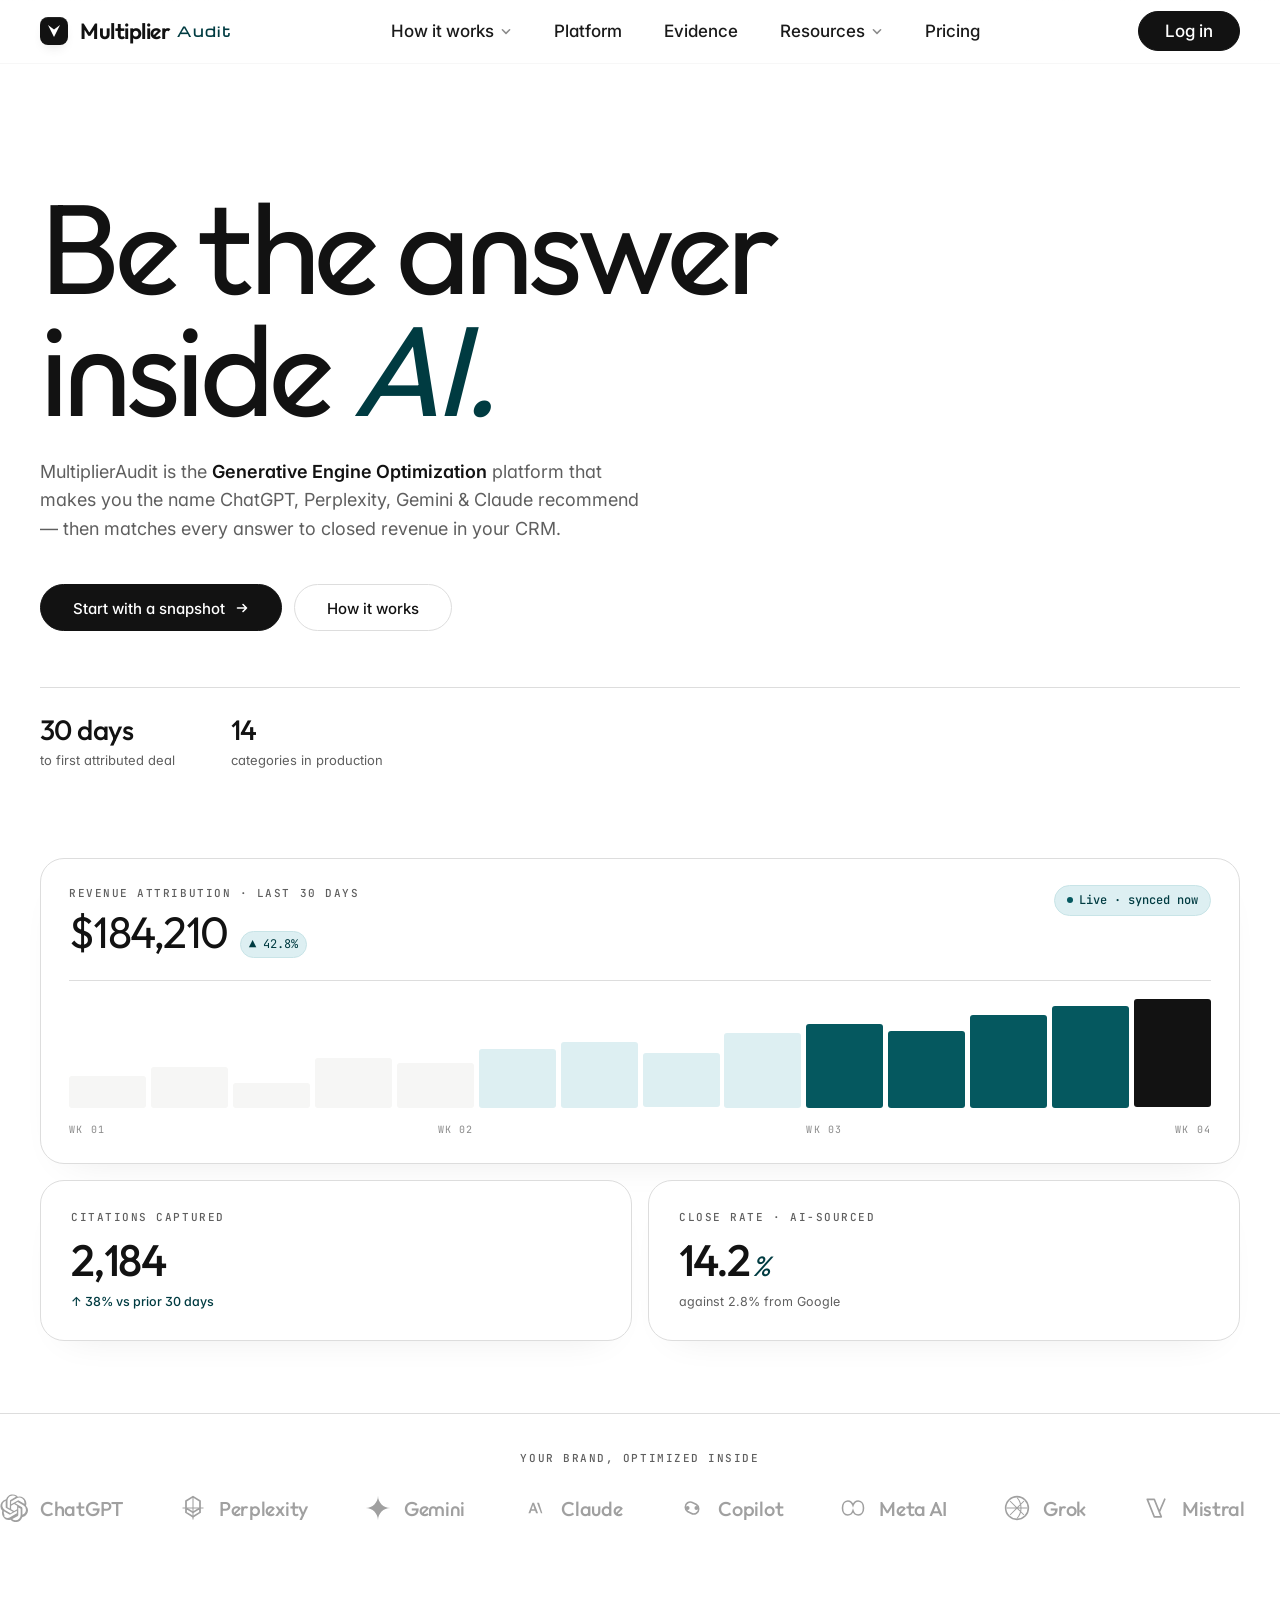
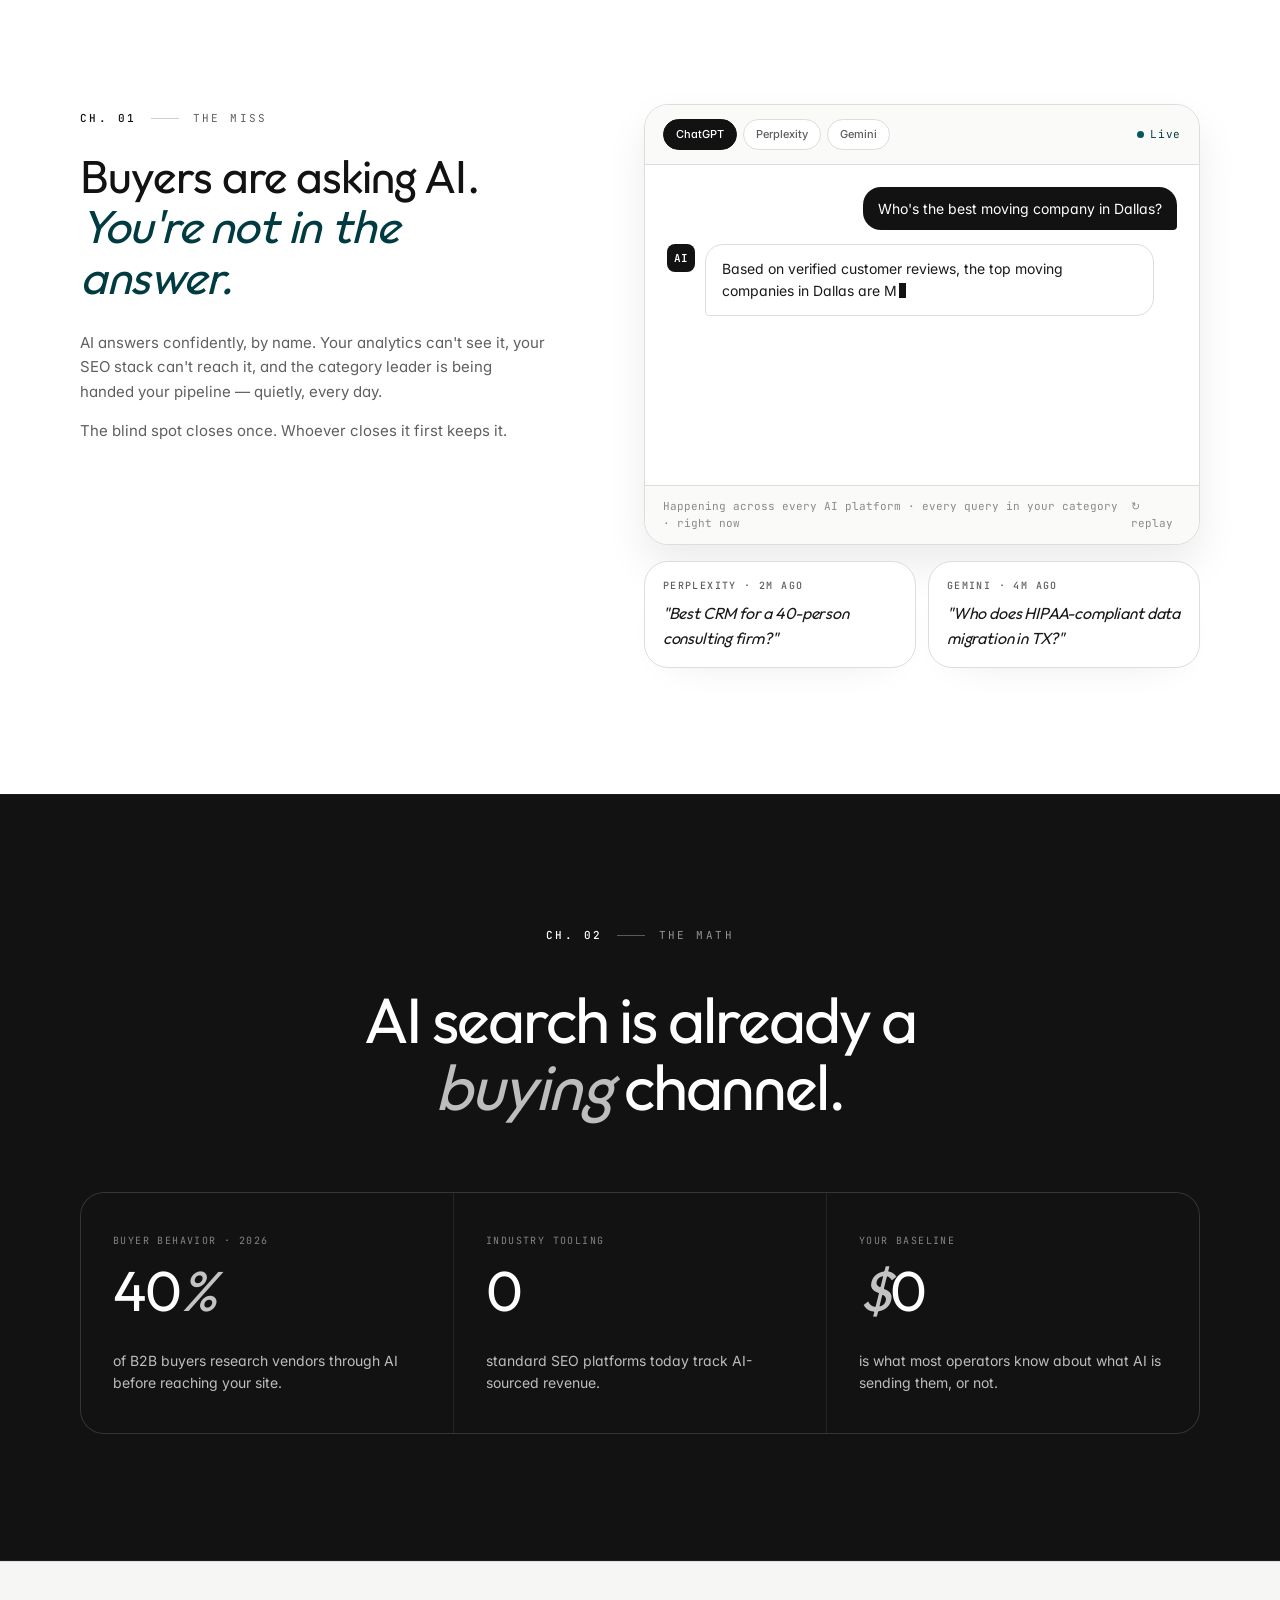
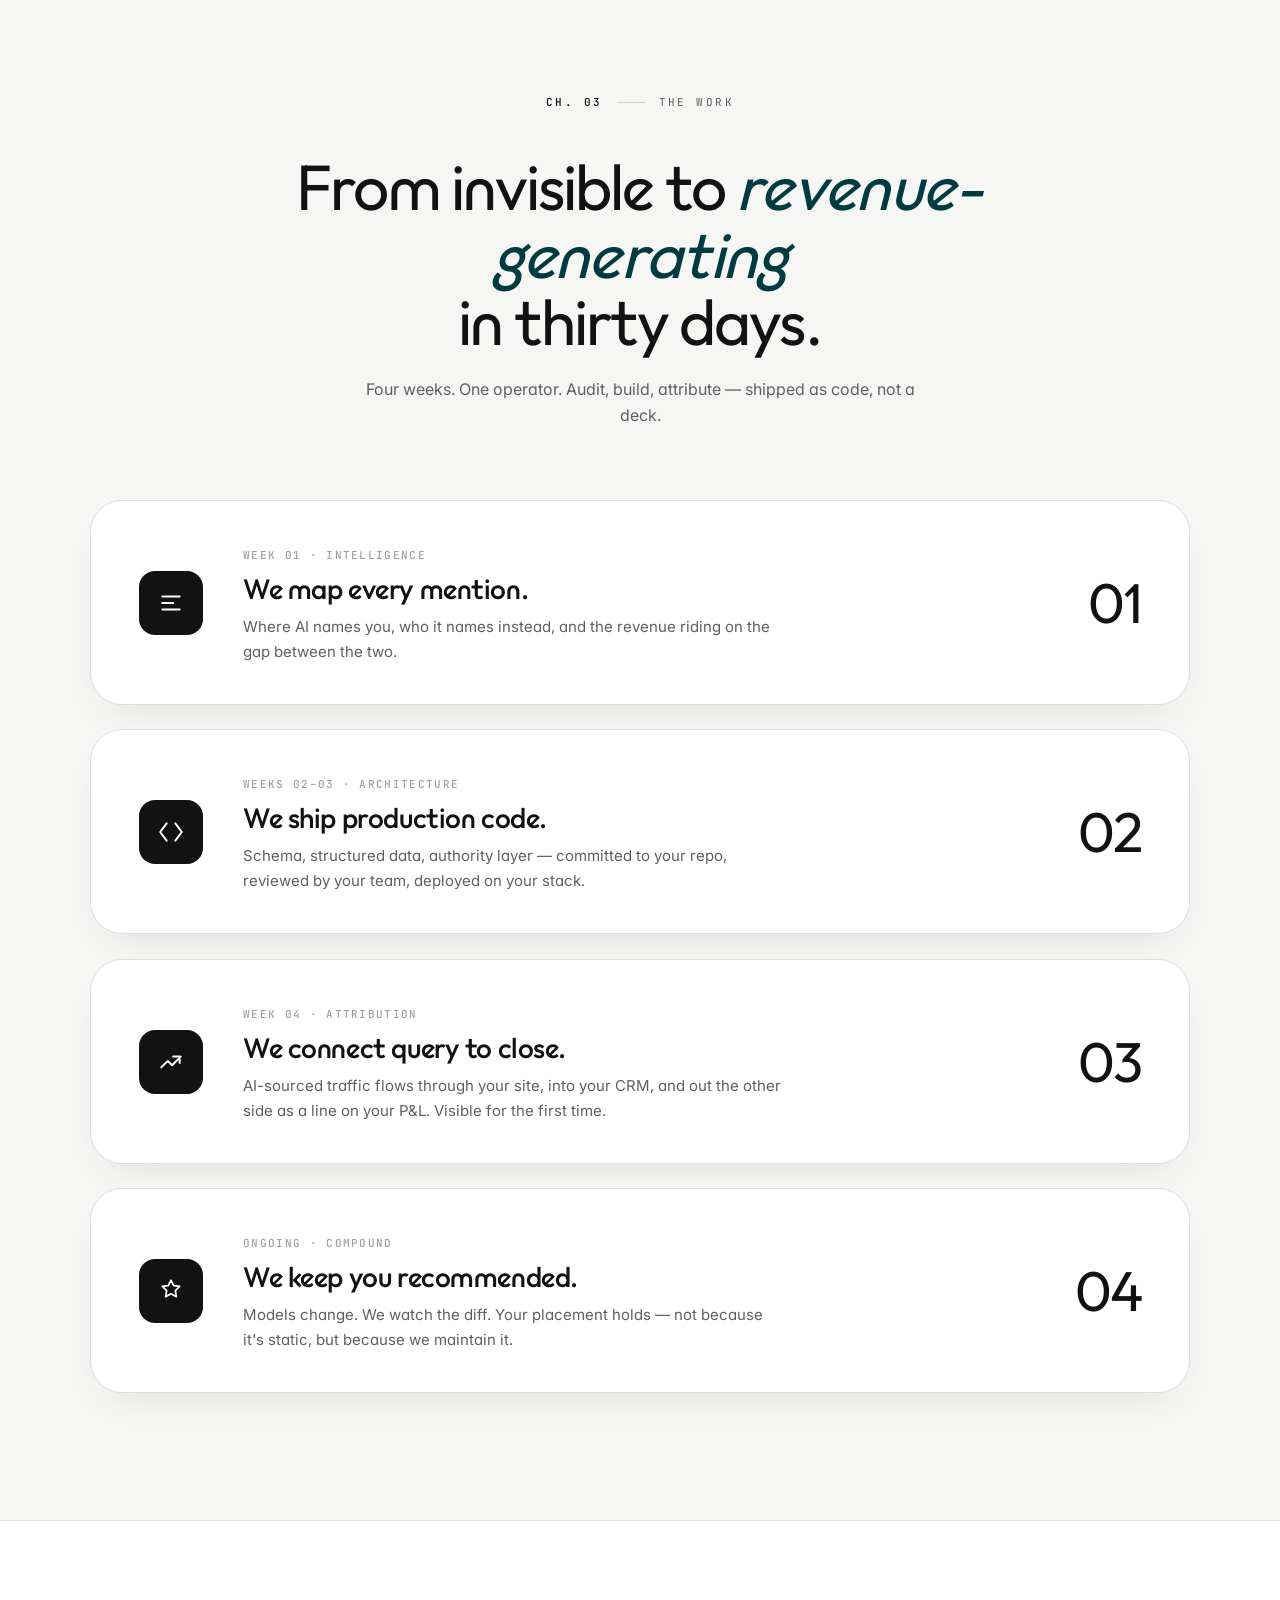
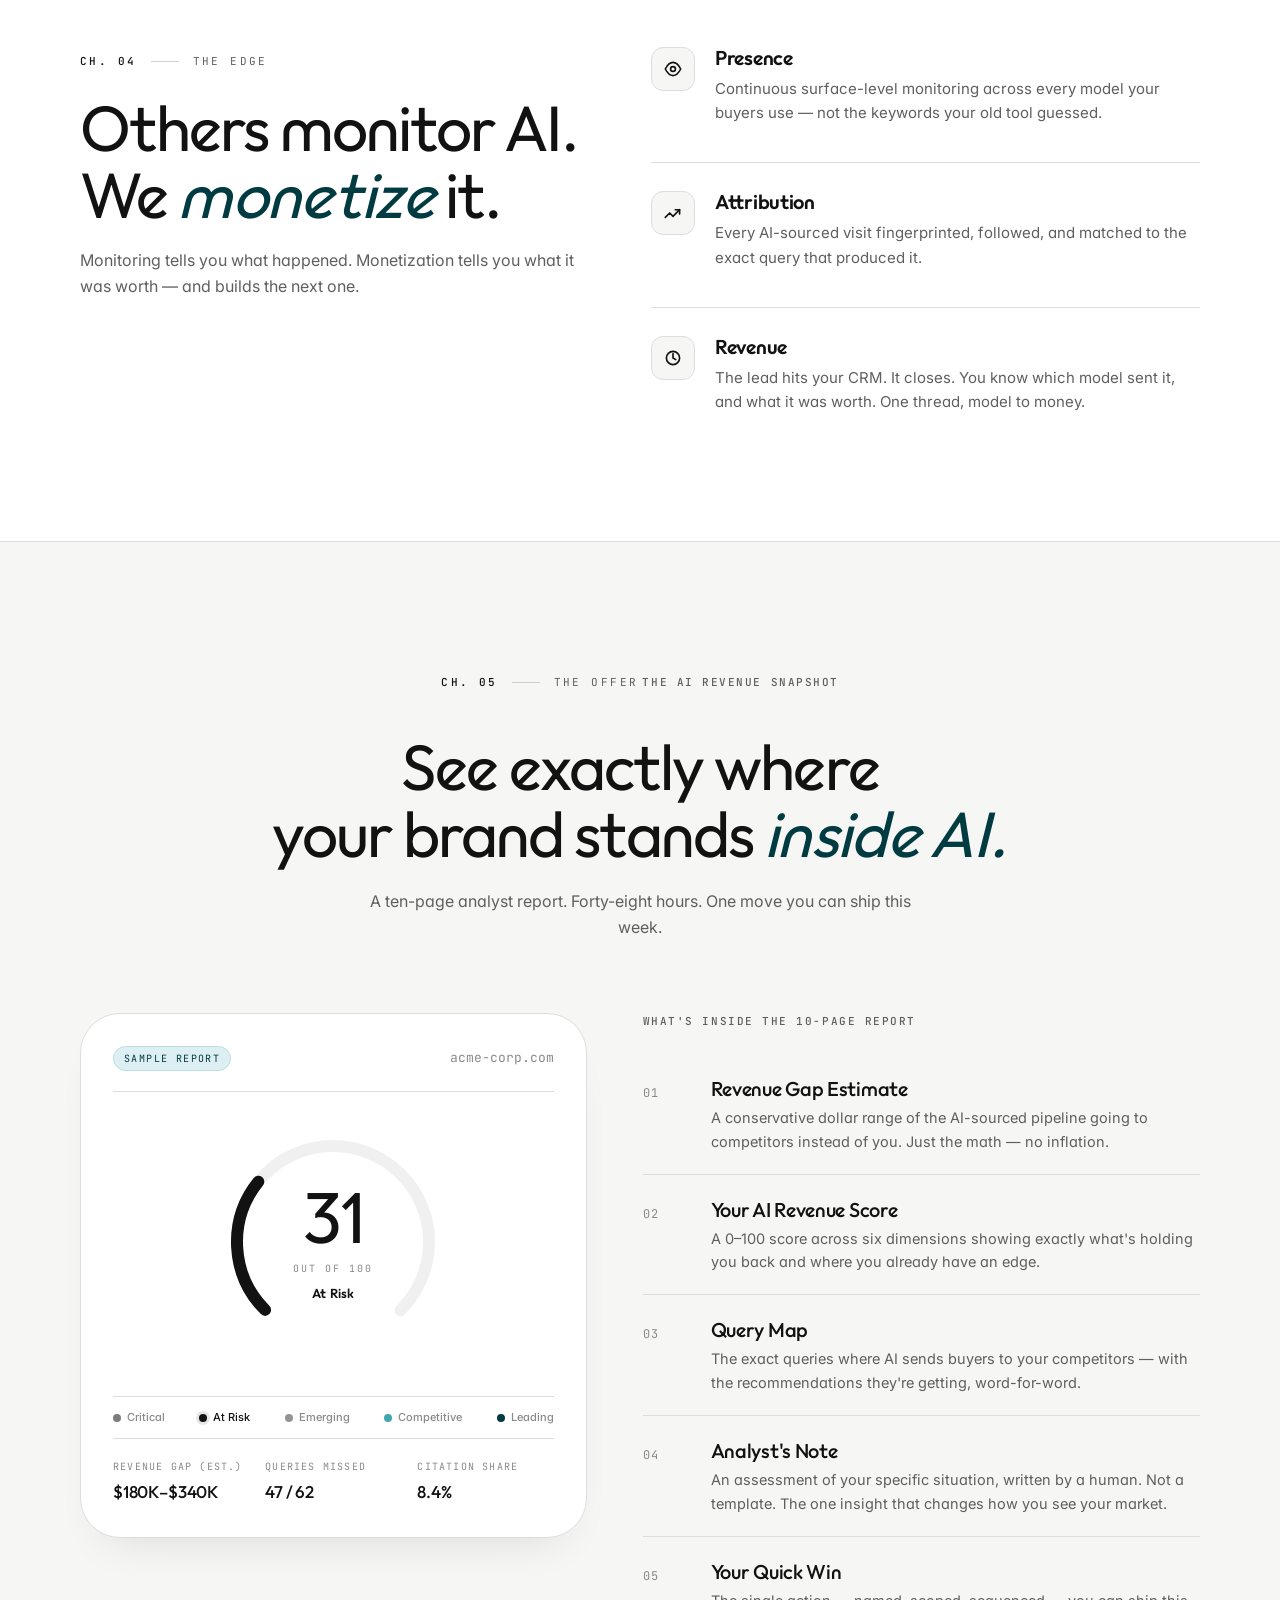
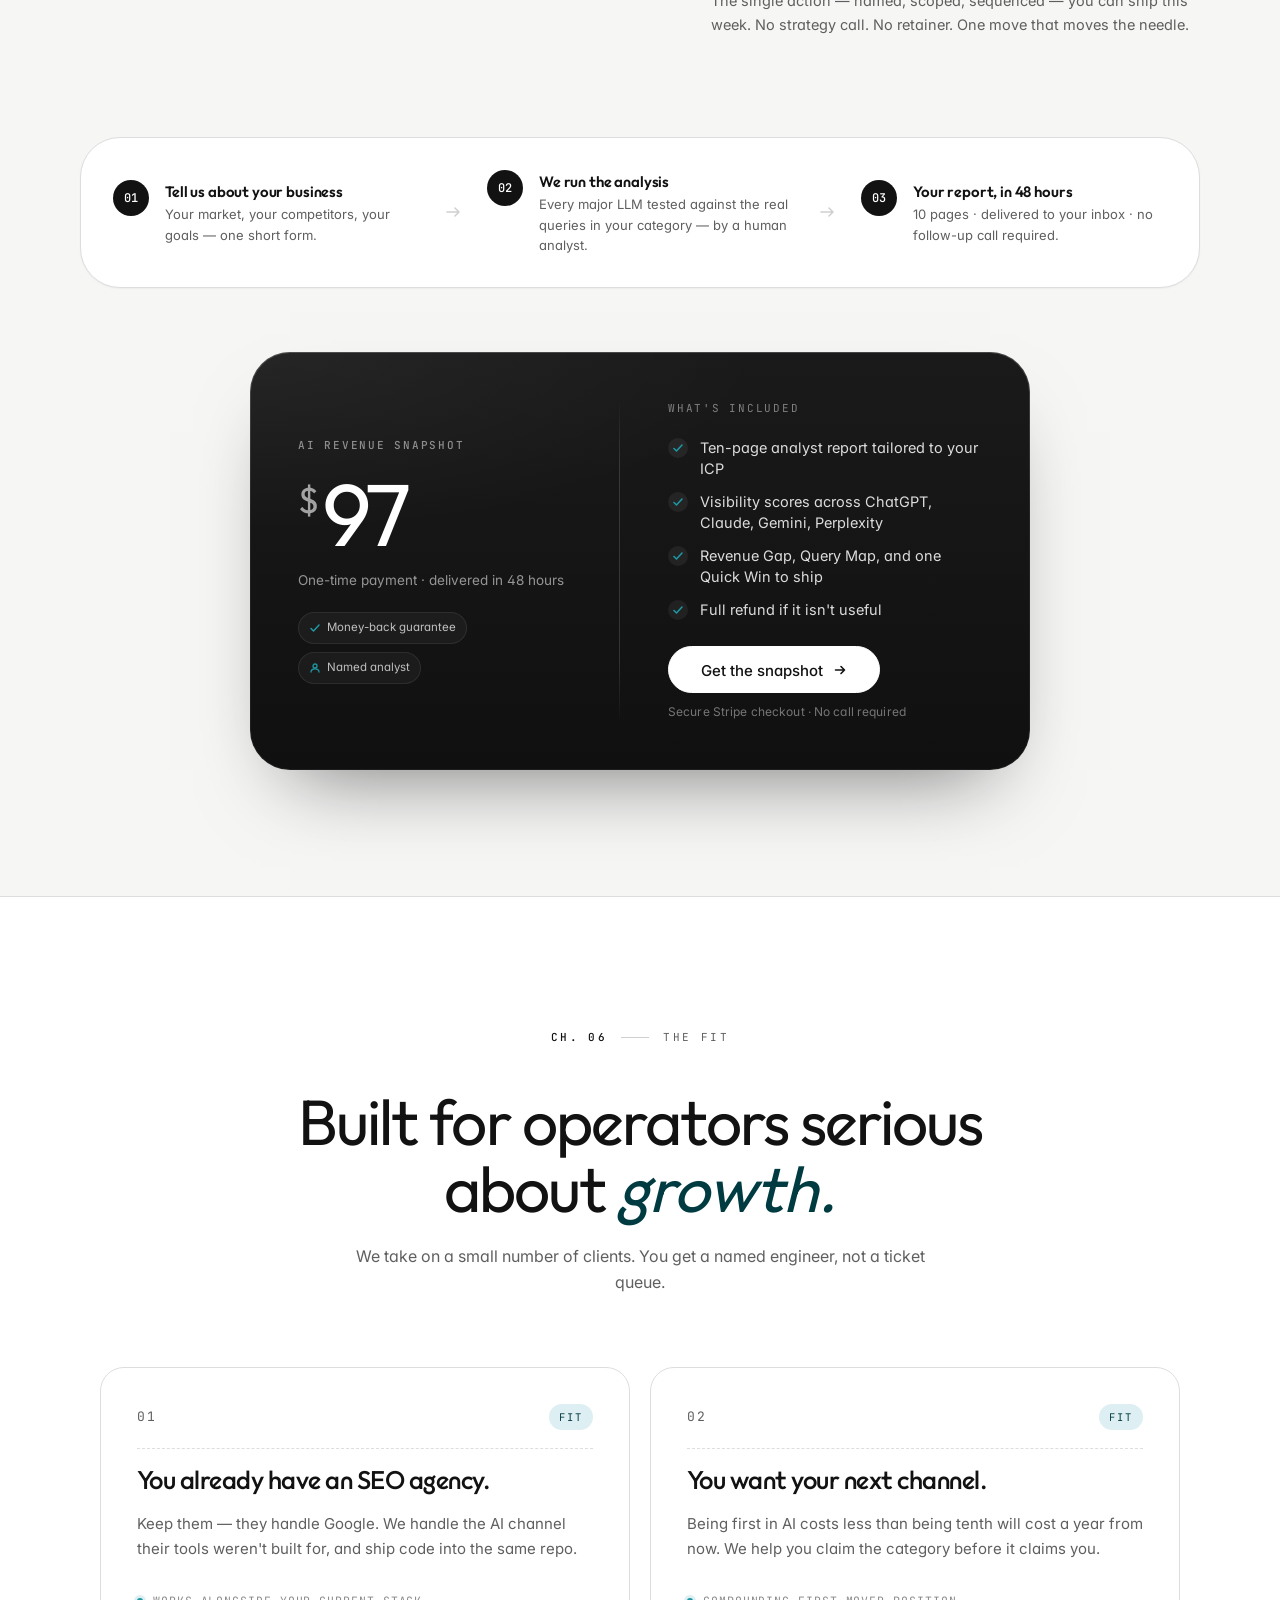
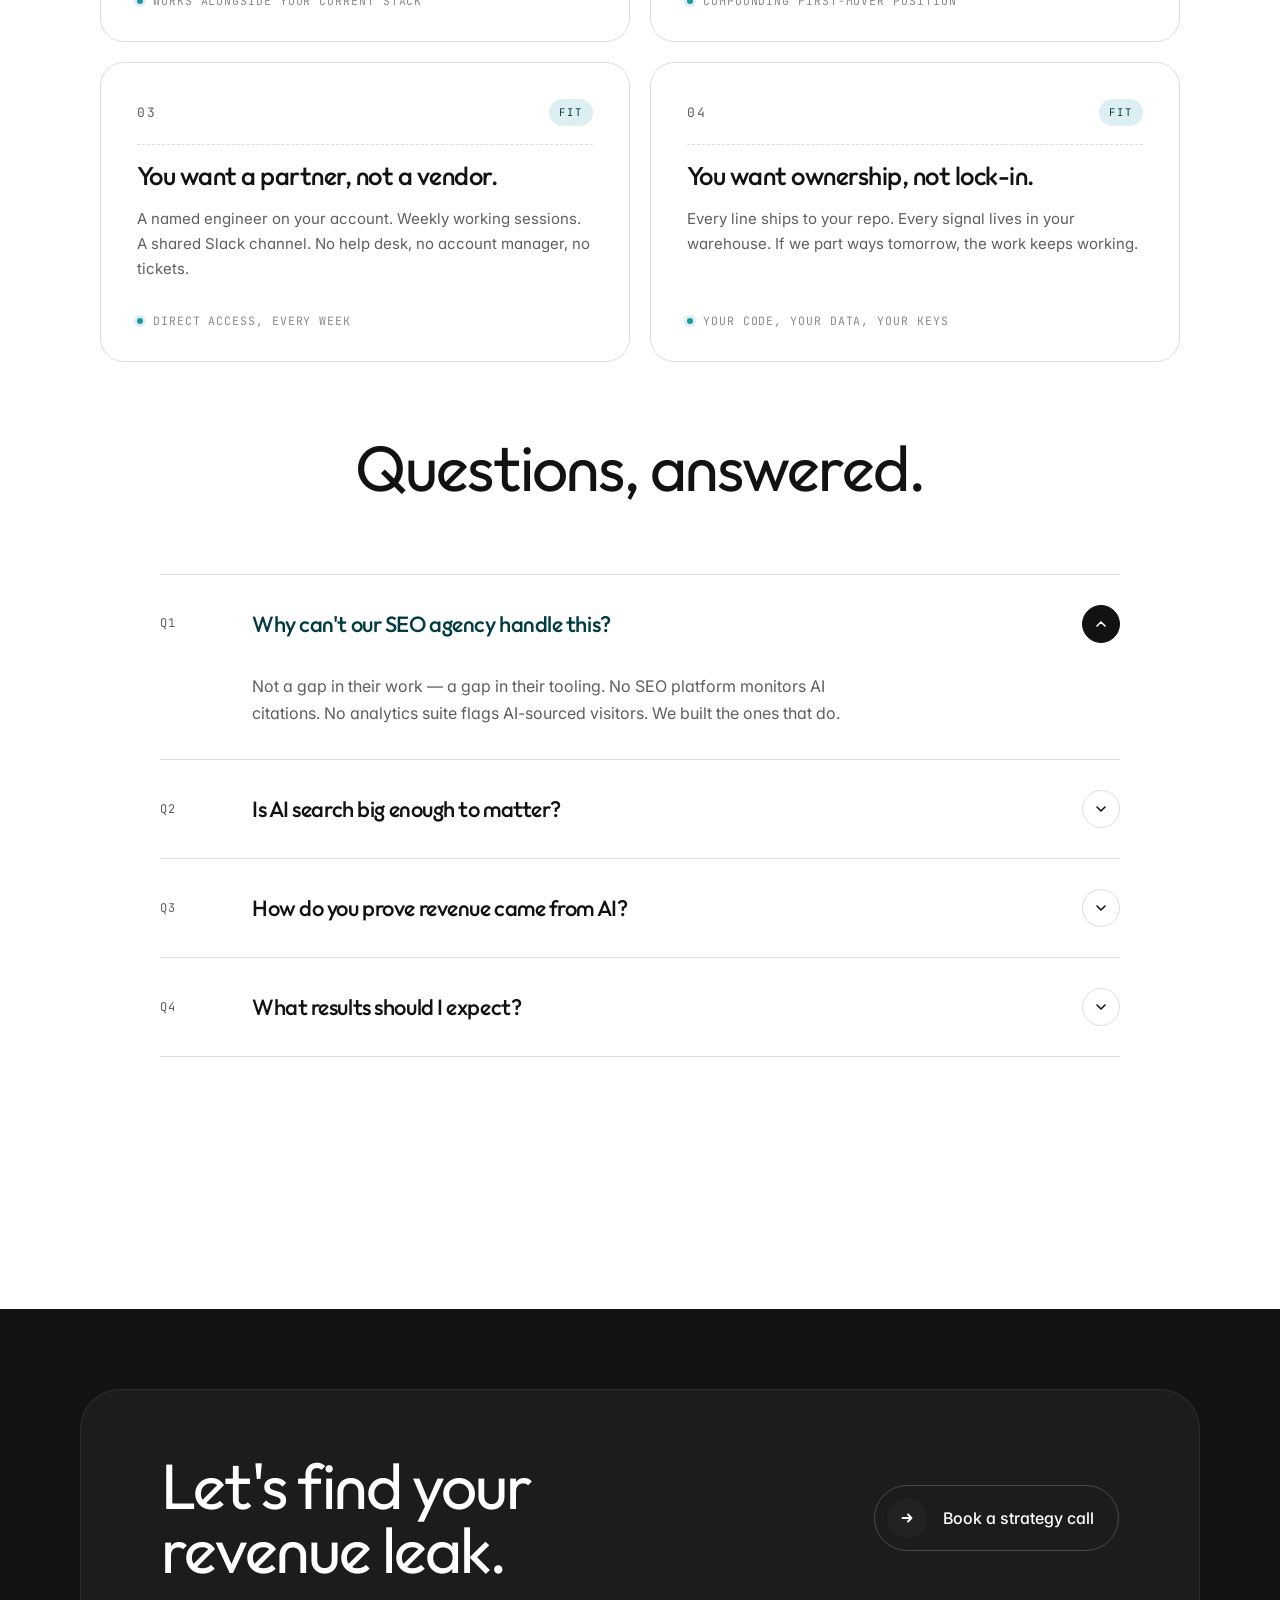
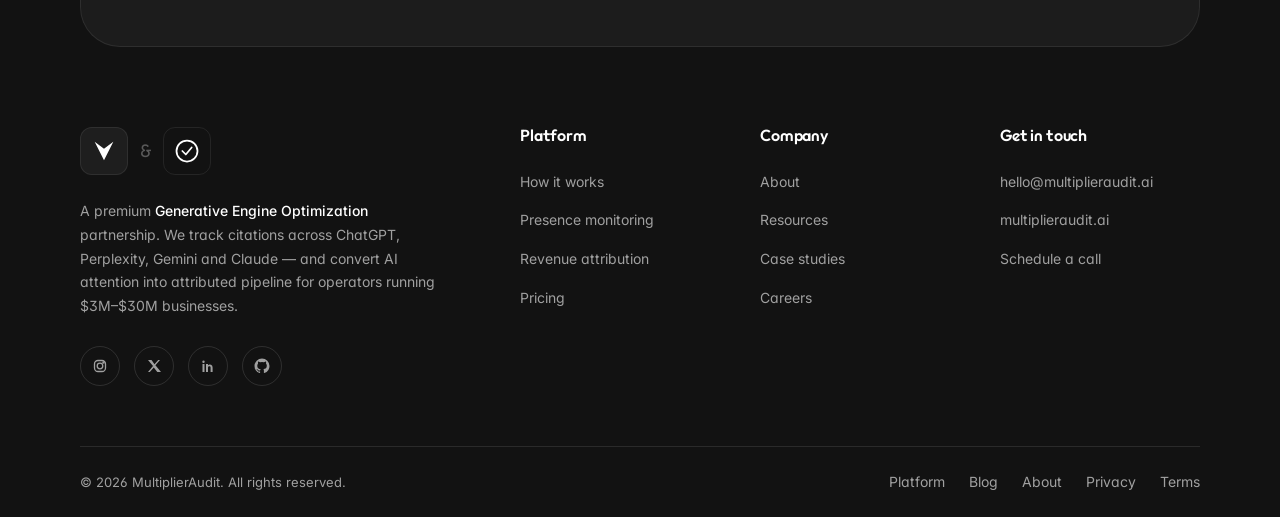
<file: index.html>
<!doctype html>
<html lang="en">
<head>
<meta charset="utf-8">
<meta name="viewport" content="width=device-width, initial-scale=1">
<title>MultiplierAudit — Generative Engine Optimization (GEO) & AI Search Revenue Platform</title>
<meta name="description" content="MultiplierAudit is the premium Generative Engine Optimization (GEO) platform that makes your brand visible — and monetizable — inside ChatGPT, Perplexity, Gemini, and Claude. Track AI citations, analyze competitors, and turn AI answers into attributed revenue.">
<meta name="keywords" content="Generative Engine Optimization, GEO, Answer Engine Optimization, AEO, AI search optimization, ChatGPT SEO, Perplexity SEO, LLM visibility, AI citations, AI revenue attribution, AI brand visibility, LLM optimization">
<meta name="robots" content="index, follow, max-snippet:-1, max-image-preview:large">
<meta property="og:title" content="MultiplierAudit — The premium GEO platform for AI search revenue">
<meta property="og:description" content="See what AI says about your business, who it recommends instead, and convert that attention into pipeline. Built for operators running $3M–$30M businesses.">
<meta property="og:type" content="website">
<meta property="og:url" content="https://multiplieraudit.ai/">
<meta name="twitter:card" content="summary_large_image">
<meta name="twitter:title" content="MultiplierAudit — Generative Engine Optimization (GEO) Platform">
<meta name="twitter:description" content="Optimize your brand inside ChatGPT, Perplexity, Gemini & Claude. Premium GEO tooling with full revenue attribution.">
<link rel="canonical" href="https://multiplieraudit.ai/">
<link rel="stylesheet" href="styles.css">
<link rel="preconnect" href="https://fonts.googleapis.com">
<link rel="preconnect" href="https://fonts.gstatic.com" crossorigin>
<link href="https://fonts.googleapis.com/css2?family=Outfit:wght@300;400;500;600;700&family=Inter:wght@300;400;500;600&family=JetBrains+Mono:wght@400;500&family=Michroma&display=swap" rel="stylesheet">

<script type="application/ld+json">
{
  "@context": "https://schema.org",
  "@type": "SoftwareApplication",
  "name": "MultiplierAudit",
  "description": "Premium Generative Engine Optimization (GEO) and AI search revenue attribution platform for ChatGPT, Perplexity, Gemini, and Claude.",
  "applicationCategory": "BusinessApplication",
  "operatingSystem": "Web",
  "offers": { "@type": "Offer", "price": "97", "priceCurrency": "USD" },
  "aggregateRating": { "@type": "AggregateRating", "ratingValue": "4.9", "ratingCount": "180" }
}
</script>
</head>
<body>

<!-- ============ NAV ============ -->
<header class="nav" id="nav">
  <div class="nav-inner">
    <a class="brand" href="#" aria-label="MultiplierAudit home">
      <span class="brand-mark" aria-hidden="true">
        <svg viewBox="0 0 24 24" fill="none" width="18" height="18"><path d="M4 4l8 16 8-16-8 6z" fill="currentColor"/></svg>
      </span>
      <span class="brand-wordmark">Multiplier<span class="brand-suffix">Audit</span></span>
    </a>
    <nav class="nav-links" aria-label="Primary">
      <a class="nav-link" href="#how">How it works <svg width="10" height="10" viewBox="0 0 10 10" fill="none"><path d="M2 4l3 3 3-3" stroke="currentColor" stroke-width="1.3" stroke-linecap="round" stroke-linejoin="round"/></svg></a>
      <a class="nav-link" href="#monetize">Platform</a>
      <a class="nav-link" href="#stats">Evidence</a>
      <a class="nav-link" href="#faq">Resources <svg width="10" height="10" viewBox="0 0 10 10" fill="none"><path d="M2 4l3 3 3-3" stroke="currentColor" stroke-width="1.3" stroke-linecap="round" stroke-linejoin="round"/></svg></a>
      <a class="nav-link" href="#snapshot">Pricing</a>
    </nav>
    <div class="nav-cta">
      <a class="btn btn-sm btn-solid" href="#">Log in</a>
    </div>
  </div>
</header>

<!-- ============ HERO ============ -->
<section class="hero">
  <div class="hero-aurora" aria-hidden="true"></div>
  <div class="container-wide">
    <div class="hero-grid">
      <div>
        <h1 class="display h-xxl reveal">
          Be the answer<br>
          inside <em>AI.</em>
        </h1>

        <p class="lead reveal">
          MultiplierAudit is the <strong>Generative Engine Optimization</strong> platform that makes you
          the name ChatGPT, Perplexity, Gemini &amp; Claude recommend — then matches every answer to closed revenue in your CRM.
        </p>

        <div class="hero-ctas reveal">
          <a class="btn btn-solid btn-lg" href="#snapshot">
            Start with a snapshot
            <span class="btn-arrow"><svg width="14" height="14" viewBox="0 0 14 14" fill="none"><path d="M2.5 7h9m-3.5-3.5L11.5 7 8 10.5" stroke="currentColor" stroke-width="1.6" stroke-linecap="round" stroke-linejoin="round"/></svg></span>
          </a>
          <a class="btn btn-outline btn-lg" href="#how">How it works</a>
        </div>

        <div class="hero-meta reveal">
          <div><b>30 days</b><span>to first attributed deal</span></div>
          <div><b>14</b><span>categories in production</span></div>
        </div>
      </div>
    </div>

    <!-- Hero scene: live revenue-attribution dashboard -->
    <div class="hero-scene reveal">

      <!-- Primary attribution card -->
      <div class="panel panel-pad hero-chart">
        <div class="panel-row">
          <div>
            <span class="eyebrow">Revenue attribution · last 30 days</span>
            <div class="hero-chart-total">
              <span class="hct-num">$184,210</span>
              <span class="hct-delta">▲ 42.8%</span>
            </div>
          </div>
          <span class="revenue-tick">Live · synced now</span>
        </div>
        <div class="mini-chart">
          <div style="height:28%" class="mc-bar mc-bar-a"></div>
          <div style="height:36%" class="mc-bar mc-bar-a"></div>
          <div style="height:22%" class="mc-bar mc-bar-a"></div>
          <div style="height:44%" class="mc-bar mc-bar-a"></div>
          <div style="height:40%" class="mc-bar mc-bar-a"></div>
          <div style="height:52%" class="mc-bar mc-bar-b"></div>
          <div style="height:58%" class="mc-bar mc-bar-b"></div>
          <div style="height:48%" class="mc-bar mc-bar-b"></div>
          <div style="height:66%" class="mc-bar mc-bar-b"></div>
          <div style="height:74%" class="mc-bar mc-bar-c"></div>
          <div style="height:68%" class="mc-bar mc-bar-c"></div>
          <div style="height:82%" class="mc-bar mc-bar-c"></div>
          <div style="height:90%" class="mc-bar mc-bar-c"></div>
          <div style="height:96%" class="mc-bar mc-bar-d"></div>
        </div>
        <div class="mini-chart-x">
          <span>WK 01</span><span>WK 02</span><span>WK 03</span><span>WK 04</span>
        </div>
      </div>

      <!-- Two anchor metrics beneath the chart -->
      <div class="hero-kpis">
        <div class="panel panel-pad kpi">
          <div class="eyebrow">Citations captured</div>
          <div class="kpi-value">2,184</div>
          <div class="kpi-delta up">↑ 38% vs prior 30 days</div>
        </div>
        <div class="panel panel-pad kpi">
          <div class="eyebrow">Close rate · AI-sourced</div>
          <div class="kpi-value">14.2<span class="kpi-unit">%</span></div>
          <div class="kpi-delta">against 2.8% from Google</div>
        </div>
      </div>

    </div>

    <!-- Trust marquee: your brand optimized inside every major LLM -->
    <div class="trust-strip reveal">
      <span class="eyebrow">Your brand, optimized inside</span>
      <div class="logo-marquee" aria-label="Supported AI platforms">
        <div class="logo-marquee-track">
          <!-- set 1 -->
          <span class="logo-item">
            <svg class="logo-mark" viewBox="0 0 32 32" aria-hidden="true"><path d="M29.7 13.3a7.9 7.9 0 00-.7-6.5 8 8 0 00-8.6-3.8 8 8 0 00-13.4 2.9 8 8 0 00-5.3 3.9 8 8 0 001 9.4 8 8 0 00.7 6.5 8 8 0 008.6 3.8 8 8 0 005.9 2.6 8 8 0 007.5-5.4 8 8 0 005.3-3.9 8 8 0 00-1-9.5zm-12 16.8a6 6 0 01-3.8-1.4l.2-.1 6.3-3.6c.3-.2.5-.5.5-.9v-8.8l2.7 1.5v7.3a6 6 0 01-5.9 6zM5.1 24A6 6 0 014.4 20v-.2l6.3 3.6c.3.2.6.2.9 0l7.7-4.4v3.1l-6.4 3.7a6 6 0 01-8-.2zm-1.7-13.8a6 6 0 013.1-2.6v7.4c0 .4.2.7.5.9l7.7 4.4-2.7 1.6-6.4-3.7a6 6 0 01-2.2-8zm21.8 5l-7.7-4.5 2.7-1.5 6.4 3.7a6 6 0 01-1 10.9v-7.6c0-.4-.2-.7-.4-.9zm2.7-4l-.2-.1-6.3-3.7a1 1 0 00-1 0l-7.7 4.4V8.6l6.4-3.7a6 6 0 018.8 6.2zm-16.7 5.5l-2.6-1.5v-7.5a6 6 0 019.8-4.6l-.2.1-6.3 3.7c-.3.2-.5.5-.5.9zm1.5-3.2l3.4-2 3.5 2v4l-3.5 2-3.4-2z" fill="currentColor"/></svg>
            <span>ChatGPT</span>
          </span>
          <span class="logo-item">
            <svg class="logo-mark" viewBox="0 0 32 32" aria-hidden="true"><path d="M16 3l8 5v8l-8 5-8-5V8zM8 13v8l8 5 8-5v-8" stroke="currentColor" stroke-width="2" fill="none" stroke-linejoin="round"/><path d="M16 3v26M4 16h24" stroke="currentColor" stroke-width="1.2"/></svg>
            <span>Perplexity</span>
          </span>
          <span class="logo-item">
            <svg class="logo-mark" viewBox="0 0 32 32" aria-hidden="true"><path d="M16 2c0 7.7 6.3 14 14 14-7.7 0-14 6.3-14 14 0-7.7-6.3-14-14-14 7.7 0 14-6.3 14-14z" fill="currentColor"/></svg>
            <span>Gemini</span>
          </span>
          <span class="logo-item">
            <svg class="logo-mark" viewBox="0 0 32 32" aria-hidden="true"><path d="M8.5 22l4.6-12h1.8l4.6 12h-2.3l-1-2.8h-4.5l-1 2.8zm3.6-4.7h3.3l-1.6-4.6zM22.8 22l-4.5-12h2.3L24.4 22z" fill="currentColor"/></svg>
            <span>Claude</span>
          </span>
          <span class="logo-item">
            <svg class="logo-mark" viewBox="0 0 32 32" aria-hidden="true"><path d="M11 10a6 6 0 016 0l4 2a6 6 0 010 10 6 6 0 01-6 0l-4-2a6 6 0 010-10z" stroke="currentColor" stroke-width="1.8" fill="none"/><circle cx="11" cy="16" r="2.2" fill="currentColor"/><circle cx="21" cy="16" r="2.2" fill="currentColor"/></svg>
            <span>Copilot</span>
          </span>
          <span class="logo-item">
            <svg class="logo-mark" viewBox="0 0 32 32" aria-hidden="true"><path d="M4 16c0-4 2-8 6-8 3 0 5 2 6 5 1-3 3-5 6-5 4 0 6 4 6 8s-2 8-6 8c-3 0-5-2-6-5-1 3-3 5-6 5-4 0-6-4-6-8z" stroke="currentColor" stroke-width="1.8" fill="none" stroke-linecap="round"/></svg>
            <span>Meta AI</span>
          </span>
          <span class="logo-item">
            <svg class="logo-mark" viewBox="0 0 32 32" aria-hidden="true"><circle cx="16" cy="16" r="13" stroke="currentColor" stroke-width="1.8" fill="none"/><path d="M16 4a18 18 0 010 24M4 16h24M8 8l16 16M24 8L8 24" stroke="currentColor" stroke-width="1.2" fill="none"/></svg>
            <span>Grok</span>
          </span>
          <span class="logo-item">
            <svg class="logo-mark" viewBox="0 0 32 32" aria-hidden="true"><path d="M6 6h8l8 20h-8zM26 6l-6 14" stroke="currentColor" stroke-width="2" fill="none" stroke-linecap="round" stroke-linejoin="round"/></svg>
            <span>Mistral</span>
          </span>

          <!-- set 2 (duplicate for seamless loop) -->
          <span class="logo-item" aria-hidden="true">
            <svg class="logo-mark" viewBox="0 0 32 32"><path d="M29.7 13.3a7.9 7.9 0 00-.7-6.5 8 8 0 00-8.6-3.8 8 8 0 00-13.4 2.9 8 8 0 00-5.3 3.9 8 8 0 001 9.4 8 8 0 00.7 6.5 8 8 0 008.6 3.8 8 8 0 005.9 2.6 8 8 0 007.5-5.4 8 8 0 005.3-3.9 8 8 0 00-1-9.5zm-12 16.8a6 6 0 01-3.8-1.4l.2-.1 6.3-3.6c.3-.2.5-.5.5-.9v-8.8l2.7 1.5v7.3a6 6 0 01-5.9 6zM5.1 24A6 6 0 014.4 20v-.2l6.3 3.6c.3.2.6.2.9 0l7.7-4.4v3.1l-6.4 3.7a6 6 0 01-8-.2zm-1.7-13.8a6 6 0 013.1-2.6v7.4c0 .4.2.7.5.9l7.7 4.4-2.7 1.6-6.4-3.7a6 6 0 01-2.2-8zm21.8 5l-7.7-4.5 2.7-1.5 6.4 3.7a6 6 0 01-1 10.9v-7.6c0-.4-.2-.7-.4-.9zm2.7-4l-.2-.1-6.3-3.7a1 1 0 00-1 0l-7.7 4.4V8.6l6.4-3.7a6 6 0 018.8 6.2zm-16.7 5.5l-2.6-1.5v-7.5a6 6 0 019.8-4.6l-.2.1-6.3 3.7c-.3.2-.5.5-.5.9zm1.5-3.2l3.4-2 3.5 2v4l-3.5 2-3.4-2z" fill="currentColor"/></svg>
            <span>ChatGPT</span>
          </span>
          <span class="logo-item" aria-hidden="true">
            <svg class="logo-mark" viewBox="0 0 32 32"><path d="M16 3l8 5v8l-8 5-8-5V8zM8 13v8l8 5 8-5v-8" stroke="currentColor" stroke-width="2" fill="none" stroke-linejoin="round"/><path d="M16 3v26M4 16h24" stroke="currentColor" stroke-width="1.2"/></svg>
            <span>Perplexity</span>
          </span>
          <span class="logo-item" aria-hidden="true">
            <svg class="logo-mark" viewBox="0 0 32 32"><path d="M16 2c0 7.7 6.3 14 14 14-7.7 0-14 6.3-14 14 0-7.7-6.3-14-14-14 7.7 0 14-6.3 14-14z" fill="currentColor"/></svg>
            <span>Gemini</span>
          </span>
          <span class="logo-item" aria-hidden="true">
            <svg class="logo-mark" viewBox="0 0 32 32"><path d="M8.5 22l4.6-12h1.8l4.6 12h-2.3l-1-2.8h-4.5l-1 2.8zm3.6-4.7h3.3l-1.6-4.6zM22.8 22l-4.5-12h2.3L24.4 22z" fill="currentColor"/></svg>
            <span>Claude</span>
          </span>
          <span class="logo-item" aria-hidden="true">
            <svg class="logo-mark" viewBox="0 0 32 32"><path d="M11 10a6 6 0 016 0l4 2a6 6 0 010 10 6 6 0 01-6 0l-4-2a6 6 0 010-10z" stroke="currentColor" stroke-width="1.8" fill="none"/><circle cx="11" cy="16" r="2.2" fill="currentColor"/><circle cx="21" cy="16" r="2.2" fill="currentColor"/></svg>
            <span>Copilot</span>
          </span>
          <span class="logo-item" aria-hidden="true">
            <svg class="logo-mark" viewBox="0 0 32 32"><path d="M4 16c0-4 2-8 6-8 3 0 5 2 6 5 1-3 3-5 6-5 4 0 6 4 6 8s-2 8-6 8c-3 0-5-2-6-5-1 3-3 5-6 5-4 0-6-4-6-8z" stroke="currentColor" stroke-width="1.8" fill="none" stroke-linecap="round"/></svg>
            <span>Meta AI</span>
          </span>
          <span class="logo-item" aria-hidden="true">
            <svg class="logo-mark" viewBox="0 0 32 32"><circle cx="16" cy="16" r="13" stroke="currentColor" stroke-width="1.8" fill="none"/><path d="M16 4a18 18 0 010 24M4 16h24M8 8l16 16M24 8L8 24" stroke="currentColor" stroke-width="1.2" fill="none"/></svg>
            <span>Grok</span>
          </span>
          <span class="logo-item" aria-hidden="true">
            <svg class="logo-mark" viewBox="0 0 32 32"><path d="M6 6h8l8 20h-8zM26 6l-6 14" stroke="currentColor" stroke-width="2" fill="none" stroke-linecap="round" stroke-linejoin="round"/></svg>
            <span>Mistral</span>
          </span>
        </div>
      </div>
    </div>
  </div>
</section>

<!-- ============ BUYERS ASKING AI ============ -->
<section class="section" id="asking">
  <div class="container">
    <div class="split split-1-1">
      <div class="reveal">
        <div class="chapter"><span class="chapter-num">Ch. 01</span><span class="chapter-rule"></span><span class="chapter-label">The miss</span></div>
        <h2 class="display h-l">
          Buyers are asking AI.<br><em class="serif-it">You're not in the answer.</em>
        </h2>
        <p class="body mt-5">
          AI answers confidently, by name. Your analytics can't see it, your SEO stack can't
          reach it, and the category leader is being handed your pipeline — quietly, every day.
        </p>
        <p class="body">
          The blind spot closes once. Whoever closes it first keeps it.
        </p>
      </div>

      <div class="reveal">
        <div class="chat">
          <div class="chat-head">
            <div class="chat-tabs">
              <span class="chat-tab active">ChatGPT</span>
              <span class="chat-tab">Perplexity</span>
              <span class="chat-tab">Gemini</span>
            </div>
            <span class="chat-live"><span class="pulse"></span> Live</span>
          </div>
          <div class="chat-body" id="live-chat">
            <div class="msg user"><div class="bubble">Who's the best moving company in Dallas?</div></div>
            <div class="msg ai">
              <div class="avatar">AI</div>
              <div class="bubble" id="typing-bubble">
                <span id="typing-text"></span><span class="cursor"></span>
              </div>
            </div>
          </div>
          <div class="chat-foot">
            <span>Happening across every AI platform · every query in your category · right now</span>
            <span>↻ replay</span>
          </div>
        </div>

        <div class="mini-queries">
          <div class="panel panel-pad mini-query">
            <div class="eyebrow sm">Perplexity · 2m ago</div>
            <div class="mini-query-text">"Best CRM for a 40-person consulting firm?"</div>
          </div>
          <div class="panel panel-pad mini-query">
            <div class="eyebrow sm">Gemini · 4m ago</div>
            <div class="mini-query-text">"Who does HIPAA-compliant data migration in TX?"</div>
          </div>
        </div>
      </div>
    </div>
  </div>
</section>

<!-- ============ STATS (dark break) ============ -->
<section class="section section-dark" id="stats">
  <div class="container">
    <div class="section-head reveal center">
      <div class="chapter"><span class="chapter-num">Ch. 02</span><span class="chapter-rule"></span><span class="chapter-label">The math</span></div>
      <h2 class="display h-xl">
        AI search is already a<br><em class="serif-it">buying</em> channel.
      </h2>
    </div>

    <div class="stats-grid reveal">
      <div class="stat">
        <div class="caption">Buyer behavior · 2026</div>
        <div class="value">40<em>%</em></div>
        <div class="label">of B2B buyers research vendors through AI before reaching your site.</div>
      </div>
      <div class="stat">
        <div class="caption">Industry tooling</div>
        <div class="value">0</div>
        <div class="label">standard SEO platforms today track AI-sourced revenue.</div>
      </div>
      <div class="stat">
        <div class="caption">Your baseline</div>
        <div class="value"><em>$</em>0</div>
        <div class="label">is what most operators know about what AI is sending them, or not.</div>
      </div>
    </div>
  </div>
</section>

<!-- ============ 30 DAYS · SCROLL STACK ============ -->
<section class="section section-alt experience" id="how">
  <div class="container">
    <div class="section-head reveal center">
      <div class="chapter"><span class="chapter-num">Ch. 03</span><span class="chapter-rule"></span><span class="chapter-label">The work</span></div>
      <h2 class="display h-xl">
        From invisible to <em class="serif-it">revenue-generating</em><br>in thirty days.
      </h2>
      <p class="lead mt-4">
        Four weeks. One operator. Audit, build, attribute — shipped as code, not a deck.
      </p>
    </div>

    <div class="experience-stack">
      <div class="scroll-stack-scroller" id="scroll-stack-scroller">
        <div class="scroll-stack-inner">

          <div class="scroll-stack-card experience-stack-card">
            <div class="exp-icon">
              <svg width="26" height="26" viewBox="0 0 24 24" fill="none"><path d="M4 6h16M4 12h10M4 18h16" stroke="currentColor" stroke-width="1.8" stroke-linecap="round"/></svg>
            </div>
            <div class="exp-info">
              <span class="exp-eyebrow">Week 01 · Intelligence</span>
              <h3>We map every mention.</h3>
              <p>Where AI names you, who it names instead, and the revenue riding on the gap between the two.</p>
            </div>
            <div class="exp-year">01</div>
          </div>

          <div class="scroll-stack-card experience-stack-card">
            <div class="exp-icon">
              <svg width="26" height="26" viewBox="0 0 24 24" fill="none"><path d="M8 4l-6 8 6 8M16 4l6 8-6 8" stroke="currentColor" stroke-width="1.8" stroke-linecap="round" stroke-linejoin="round"/></svg>
            </div>
            <div class="exp-info">
              <span class="exp-eyebrow">Weeks 02–03 · Architecture</span>
              <h3>We ship production code.</h3>
              <p>Schema, structured data, authority layer — committed to your repo, reviewed by your team, deployed on your stack.</p>
            </div>
            <div class="exp-year">02</div>
          </div>

          <div class="scroll-stack-card experience-stack-card">
            <div class="exp-icon">
              <svg width="26" height="26" viewBox="0 0 24 24" fill="none"><path d="M3 17l6-6 4 4 8-8M14 7h6v6" stroke="currentColor" stroke-width="1.8" stroke-linecap="round" stroke-linejoin="round"/></svg>
            </div>
            <div class="exp-info">
              <span class="exp-eyebrow">Week 04 · Attribution</span>
              <h3>We connect query to close.</h3>
              <p>AI-sourced traffic flows through your site, into your CRM, and out the other side as a line on your P&amp;L. Visible for the first time.</p>
            </div>
            <div class="exp-year">03</div>
          </div>

          <div class="scroll-stack-card experience-stack-card">
            <div class="exp-icon">
              <svg width="26" height="26" viewBox="0 0 24 24" fill="none"><path d="M12 2l2.5 5 5.5.8-4 3.9.9 5.5L12 14.6 7.1 17.2 8 11.7 4 7.8l5.5-.8z" stroke="currentColor" stroke-width="1.6" stroke-linecap="round" stroke-linejoin="round"/></svg>
            </div>
            <div class="exp-info">
              <span class="exp-eyebrow">Ongoing · Compound</span>
              <h3>We keep you recommended.</h3>
              <p>Models change. We watch the diff. Your placement holds — not because it's static, but because we maintain it.</p>
            </div>
            <div class="exp-year">04</div>
          </div>

          <div class="scroll-stack-end"></div>
        </div>
      </div>
    </div>
  </div>
</section>

<!-- ============ MONITOR VS MONETIZE ============ -->
<section class="section" id="monetize">
  <div class="container">
    <div class="split">
      <div class="reveal sticky-col">
        <div class="chapter"><span class="chapter-num">Ch. 04</span><span class="chapter-rule"></span><span class="chapter-label">The edge</span></div>
        <h2 class="display h-xl">
          Others monitor AI.<br>We <em class="serif-it">monetize</em> it.
        </h2>
        <p class="lead mt-4">
          Monitoring tells you what happened. Monetization tells you what it was worth —
          and builds the next one.
        </p>
      </div>

      <div class="feature-list reveal">
        <div class="feature">
          <div class="feature-icon">
            <svg width="22" height="22" viewBox="0 0 20 20" fill="none"><path d="M10 4c-4 0-7 6-7 6s3 6 7 6 7-6 7-6-3-6-7-6z" stroke="currentColor" stroke-width="1.5"/><circle cx="10" cy="10" r="2.2" stroke="currentColor" stroke-width="1.5"/></svg>
          </div>
          <div>
            <h4>Presence</h4>
            <p>Continuous surface-level monitoring across every model your buyers use — not the keywords your old tool guessed.</p>
          </div>
        </div>

        <div class="feature">
          <div class="feature-icon">
            <svg width="22" height="22" viewBox="0 0 20 20" fill="none"><path d="M3 14l4-4 3 3 6-6" stroke="currentColor" stroke-width="1.5" stroke-linecap="round" stroke-linejoin="round"/><path d="M12 7h4v4" stroke="currentColor" stroke-width="1.5" stroke-linecap="round" stroke-linejoin="round"/></svg>
          </div>
          <div>
            <h4>Attribution</h4>
            <p>Every AI-sourced visit fingerprinted, followed, and matched to the exact query that produced it.</p>
          </div>
        </div>

        <div class="feature">
          <div class="feature-icon">
            <svg width="22" height="22" viewBox="0 0 20 20" fill="none"><circle cx="10" cy="10" r="6" stroke="currentColor" stroke-width="1.5"/><path d="M10 6v4l2.5 1.5" stroke="currentColor" stroke-width="1.5" stroke-linecap="round"/></svg>
          </div>
          <div>
            <h4>Revenue</h4>
            <p>The lead hits your CRM. It closes. You know which model sent it, and what it was worth. One thread, model to money.</p>
          </div>
        </div>
      </div>
    </div>
  </div>
</section>

<!-- ============ SNAPSHOT — dedicated conversion section ============ -->
<section class="section snapshot" id="snapshot">
  <div class="container">
    <div class="section-head reveal center">
      <div class="chapter"><span class="chapter-num">Ch. 05</span><span class="chapter-rule"></span><span class="chapter-label">The offer</span></div>
      <span class="eyebrow">The AI Revenue Snapshot</span>
      <h2 class="display h-xl mt-4">
        See exactly where<br>your brand stands <em class="serif-it">inside AI.</em>
      </h2>
      <p class="lead mt-4">
        A ten-page analyst report. Forty-eight hours. One move you can ship this week.
      </p>
    </div>

    <div class="snapshot-grid">

      <!-- Left: Sample score visual -->
      <div class="snap-visual reveal">
        <div class="snap-card">
          <div class="snap-card-head">
            <span class="snap-tag">Sample Report</span>
            <span class="snap-domain">acme-corp.com</span>
          </div>

          <div class="score-ring-wrap">
            <svg class="score-ring" viewBox="0 0 260 260" aria-hidden="true">
              <circle class="ring-track" cx="130" cy="130" r="96"/>
              <circle class="ring-fill" cx="130" cy="130" r="96"/>
            </svg>
            <div class="score-content">
              <span class="score-num">31</span>
              <span class="score-unit">out of 100</span>
              <span class="score-band">At Risk</span>
            </div>
          </div>

          <div class="score-bands">
            <span class="band tier-1"><i></i>Critical</span>
            <span class="band tier-2 active"><i></i>At Risk</span>
            <span class="band tier-3"><i></i>Emerging</span>
            <span class="band tier-4"><i></i>Competitive</span>
            <span class="band tier-5"><i></i>Leading</span>
          </div>

          <div class="snap-stats">
            <div><span class="ss-lbl">Revenue gap (est.)</span><span class="ss-val">$180K–$340K</span></div>
            <div><span class="ss-lbl">Queries missed</span><span class="ss-val">47 / 62</span></div>
            <div><span class="ss-lbl">Citation share</span><span class="ss-val">8.4%</span></div>
          </div>
        </div>
      </div>

      <!-- Right: 5 deliverables -->
      <div class="snap-deliverables reveal">
        <span class="eyebrow">What's inside the 10-page report</span>
        <ol class="deliverables">
          <li>
            <span class="d-num">01</span>
            <div>
              <h4>Revenue Gap Estimate</h4>
              <p>A conservative dollar range of the AI-sourced pipeline going to competitors instead of you. Just the math — no inflation.</p>
            </div>
          </li>
          <li>
            <span class="d-num">02</span>
            <div>
              <h4>Your AI Revenue Score</h4>
              <p>A 0–100 score across six dimensions showing exactly what's holding you back and where you already have an edge.</p>
            </div>
          </li>
          <li>
            <span class="d-num">03</span>
            <div>
              <h4>Query Map</h4>
              <p>The exact queries where AI sends buyers to your competitors — with the recommendations they're getting, word-for-word.</p>
            </div>
          </li>
          <li>
            <span class="d-num">04</span>
            <div>
              <h4>Analyst's Note</h4>
              <p>An assessment of your specific situation, written by a human. Not a template. The one insight that changes how you see your market.</p>
            </div>
          </li>
          <li>
            <span class="d-num">05</span>
            <div>
              <h4>Your Quick Win</h4>
              <p>The single action — named, scoped, sequenced — you can ship this week. No strategy call. No retainer. One move that moves the needle.</p>
            </div>
          </li>
        </ol>
      </div>
    </div>

    <!-- 3-step process strip -->
    <div class="snap-process reveal">
      <div class="sp-step">
        <span class="sp-num">01</span>
        <div>
          <h5>Tell us about your business</h5>
          <p>Your market, your competitors, your goals — one short form.</p>
        </div>
      </div>
      <div class="sp-arrow" aria-hidden="true">
        <svg width="20" height="20" viewBox="0 0 20 20" fill="none"><path d="M4 10h12m-4-4l4 4-4 4" stroke="currentColor" stroke-width="1.5" stroke-linecap="round" stroke-linejoin="round"/></svg>
      </div>
      <div class="sp-step">
        <span class="sp-num">02</span>
        <div>
          <h5>We run the analysis</h5>
          <p>Every major LLM tested against the real queries in your category — by a human analyst.</p>
        </div>
      </div>
      <div class="sp-arrow" aria-hidden="true">
        <svg width="20" height="20" viewBox="0 0 20 20" fill="none"><path d="M4 10h12m-4-4l4 4-4 4" stroke="currentColor" stroke-width="1.5" stroke-linecap="round" stroke-linejoin="round"/></svg>
      </div>
      <div class="sp-step">
        <span class="sp-num">03</span>
        <div>
          <h5>Your report, in 48 hours</h5>
          <p>10 pages · delivered to your inbox · no follow-up call required.</p>
        </div>
      </div>
    </div>

    <!-- Pricing — single, confident -->
    <div class="snap-pricing reveal">
      <div class="price-card">
        <div class="price-head">
          <span class="eyebrow light">AI Revenue Snapshot</span>
          <div class="price-row">
            <span class="price-currency">$</span>
            <span class="price-amount">97</span>
          </div>
          <span class="price-unit">One-time payment · delivered in 48 hours</span>
          <div class="price-tags">
            <span class="price-tag">
              <svg width="12" height="12" viewBox="0 0 12 12" fill="none"><path d="M2 6.5l2.5 2.5L10 3" stroke="currentColor" stroke-width="1.5" stroke-linecap="round" stroke-linejoin="round"/></svg>
              Money-back guarantee
            </span>
            <span class="price-tag">
              <svg width="12" height="12" viewBox="0 0 12 12" fill="none"><circle cx="6" cy="4" r="2" stroke="currentColor" stroke-width="1.3"/><path d="M2 10c0-2 1.8-3.2 4-3.2S10 8 10 10" stroke="currentColor" stroke-width="1.3" stroke-linecap="round"/></svg>
              Named analyst
            </span>
          </div>
        </div>
        <div class="price-sep" aria-hidden="true"></div>
        <div class="price-body">
          <span class="price-what">What's included</span>
          <ul class="price-list">
            <li>
              <span class="price-check"><svg width="12" height="12" viewBox="0 0 12 12" fill="none"><path d="M2 6.5l2.5 2.5L10 3" stroke="currentColor" stroke-width="1.6" stroke-linecap="round" stroke-linejoin="round"/></svg></span>
              Ten-page analyst report tailored to your ICP
            </li>
            <li>
              <span class="price-check"><svg width="12" height="12" viewBox="0 0 12 12" fill="none"><path d="M2 6.5l2.5 2.5L10 3" stroke="currentColor" stroke-width="1.6" stroke-linecap="round" stroke-linejoin="round"/></svg></span>
              Visibility scores across ChatGPT, Claude, Gemini, Perplexity
            </li>
            <li>
              <span class="price-check"><svg width="12" height="12" viewBox="0 0 12 12" fill="none"><path d="M2 6.5l2.5 2.5L10 3" stroke="currentColor" stroke-width="1.6" stroke-linecap="round" stroke-linejoin="round"/></svg></span>
              Revenue Gap, Query Map, and one Quick Win to ship
            </li>
            <li>
              <span class="price-check"><svg width="12" height="12" viewBox="0 0 12 12" fill="none"><path d="M2 6.5l2.5 2.5L10 3" stroke="currentColor" stroke-width="1.6" stroke-linecap="round" stroke-linejoin="round"/></svg></span>
              Full refund if it isn't useful
            </li>
          </ul>
          <div class="price-cta">
            <a class="btn btn-solid-inverse btn-lg" href="#">
              Get the snapshot
              <span class="btn-arrow"><svg width="14" height="14" viewBox="0 0 14 14" fill="none"><path d="M2.5 7h9m-3.5-3.5L11.5 7 8 10.5" stroke="currentColor" stroke-width="1.6" stroke-linecap="round" stroke-linejoin="round"/></svg></span>
            </a>
            <span class="price-microcopy">Secure Stripe checkout · No call required</span>
          </div>
        </div>
      </div>
    </div>

  </div>
</section>

<!-- ============ WHO IT'S FOR (ACCORDION) ============ -->
<section class="section" id="who">
  <div class="container">
    <div class="section-head reveal center">
      <div class="chapter"><span class="chapter-num">Ch. 06</span><span class="chapter-rule"></span><span class="chapter-label">The fit</span></div>
      <h2 class="display h-xl">
        Built for operators serious<br>about <em class="serif-it">growth.</em>
      </h2>
      <p class="lead mt-4">
        We take on a small number of clients. You get a named engineer, not a ticket queue.
      </p>
    </div>

    <div class="fit-grid reveal">
      <article class="fit-card">
        <div class="fit-card-top">
          <span class="fit-num">01</span>
          <span class="fit-tag">Fit</span>
        </div>
        <h3 class="fit-title">You already have an SEO agency.</h3>
        <p class="fit-body">Keep them — they handle Google. We handle the AI channel their tools weren't built for, and ship code into the same repo.</p>
        <div class="fit-meta">
          <span class="fit-dot"></span>
          Works alongside your current stack
        </div>
      </article>

      <article class="fit-card">
        <div class="fit-card-top">
          <span class="fit-num">02</span>
          <span class="fit-tag">Fit</span>
        </div>
        <h3 class="fit-title">You want your next channel.</h3>
        <p class="fit-body">Being first in AI costs less than being tenth will cost a year from now. We help you claim the category before it claims you.</p>
        <div class="fit-meta">
          <span class="fit-dot"></span>
          Compounding first-mover position
        </div>
      </article>

      <article class="fit-card">
        <div class="fit-card-top">
          <span class="fit-num">03</span>
          <span class="fit-tag">Fit</span>
        </div>
        <h3 class="fit-title">You want a partner, not a vendor.</h3>
        <p class="fit-body">A named engineer on your account. Weekly working sessions. A shared Slack channel. No help desk, no account manager, no tickets.</p>
        <div class="fit-meta">
          <span class="fit-dot"></span>
          Direct access, every week
        </div>
      </article>

      <article class="fit-card">
        <div class="fit-card-top">
          <span class="fit-num">04</span>
          <span class="fit-tag">Fit</span>
        </div>
        <h3 class="fit-title">You want ownership, not lock-in.</h3>
        <p class="fit-body">Every line ships to your repo. Every signal lives in your warehouse. If we part ways tomorrow, the work keeps working.</p>
        <div class="fit-meta">
          <span class="fit-dot"></span>
          Your code, your data, your keys
        </div>
      </article>
    </div>
  </div>
</section>

<!-- ============ FAQ ============ -->
<section class="section" id="faq">
  <div class="container">
    <div class="section-head reveal center">
      <h2 class="display h-xl">Questions, answered.</h2>
    </div>

    <div class="accordion reveal">
      <details class="acc" open>
        <summary>
          <span class="idx">Q1</span>
          <span class="q">Why can't our SEO agency handle this?</span>
          <span class="chev"><svg width="14" height="14" viewBox="0 0 14 14" fill="none"><path d="M3 5l4 4 4-4" stroke="currentColor" stroke-width="1.6" stroke-linecap="round" stroke-linejoin="round"/></svg></span>
        </summary>
        <div class="a">
          Not a gap in their work — a gap in their tooling. No SEO platform monitors AI citations. No analytics suite flags AI-sourced visitors. We built the ones that do.
        </div>
      </details>

      <details class="acc">
        <summary>
          <span class="idx">Q2</span>
          <span class="q">Is AI search big enough to matter?</span>
          <span class="chev"><svg width="14" height="14" viewBox="0 0 14 14" fill="none"><path d="M3 5l4 4 4-4" stroke="currentColor" stroke-width="1.6" stroke-linecap="round" stroke-linejoin="round"/></svg></span>
        </summary>
        <div class="a">
          Not the majority of queries — the majority of high-intent ones. Buyers researching a serious purchase start on AI. The revenue is there; the analytics just haven't caught up.
        </div>
      </details>

      <details class="acc">
        <summary>
          <span class="idx">Q3</span>
          <span class="q">How do you prove revenue came from AI?</span>
          <span class="chev"><svg width="14" height="14" viewBox="0 0 14 14" fill="none"><path d="M3 5l4 4 4-4" stroke="currentColor" stroke-width="1.6" stroke-linecap="round" stroke-linejoin="round"/></svg></span>
        </summary>
        <div class="a">
          Referrer signals, first-touch fingerprints, and synthetic query probes against each model. We match inbound traffic to the exact answer that sent it, then follow the session to closed revenue in your CRM.
        </div>
      </details>

      <details class="acc">
        <summary>
          <span class="idx">Q4</span>
          <span class="q">What results should I expect?</span>
          <span class="chev"><svg width="14" height="14" viewBox="0 0 14 14" fill="none"><path d="M3 5l4 4 4-4" stroke="currentColor" stroke-width="1.6" stroke-linecap="round" stroke-linejoin="round"/></svg></span>
        </summary>
        <div class="a">
          By day 30, you appear in AI answers across your category. By day 60–90, attributed pipeline. We don't promise numbers — we promise the infrastructure that makes them legible.
        </div>
      </details>
    </div>
  </div>
</section>

<!-- ============ FOOTER ============ -->
<footer class="footer">
  <div class="container">

    <!-- CTA section — Chatterify pattern -->
    <div class="cta-section">
      <h1 class="cta-title">Let's find your<br>revenue leak.</h1>
      <a href="#snapshot" class="btn-hire">
        <span class="icon-circle">
          <svg width="14" height="14" viewBox="0 0 14 14" fill="none"><path d="M2.5 7h9m-3.5-3.5L11.5 7 8 10.5" stroke="currentColor" stroke-width="1.8" stroke-linecap="round" stroke-linejoin="round"/></svg>
        </span>
        Book a strategy call
      </a>
    </div>

    <!-- Footer grid -->
    <div class="footer-grid">
      <div class="footer-col-main">
        <div class="footer-logos">
          <span class="footer-logo-mark" aria-hidden="true">
            <svg viewBox="0 0 24 24" fill="none" width="28" height="28"><path d="M4 4l8 16 8-16-8 6z" fill="#fff"/></svg>
          </span>
          <span class="footer-logo-amp">&amp;</span>
          <span class="footer-logo-mark footer-logo-mark--alt" aria-hidden="true">
            <svg viewBox="0 0 24 24" fill="none" width="28" height="28"><circle cx="12" cy="12" r="9" stroke="#fff" stroke-width="1.5"/><path d="M8 12l3 3 5-6" stroke="#fff" stroke-width="1.5" stroke-linecap="round" stroke-linejoin="round"/></svg>
          </span>
        </div>
        <p class="footer-desc">A premium <strong>Generative Engine Optimization</strong> partnership. We track citations across ChatGPT, Perplexity, Gemini and Claude — and convert AI attention into attributed pipeline for operators running $3M–$30M businesses.</p>
        <div class="social-links">
          <a href="#" aria-label="Instagram"><svg width="16" height="16" viewBox="0 0 16 16" fill="none" stroke="currentColor" stroke-width="1.3"><rect x="2.5" y="2.5" width="11" height="11" rx="3.5"/><circle cx="8" cy="8" r="2.8"/><circle cx="11.5" cy="4.5" r=".6" fill="currentColor"/></svg></a>
          <a href="#" aria-label="Twitter"><svg width="16" height="16" viewBox="0 0 16 16" fill="currentColor"><path d="M2 2l5 6-5 6h1.8l4-4.5 3.5 4.5h3.7L9.4 7.2 14 2h-1.8L8.5 6.3 5.5 2z"/></svg></a>
          <a href="#" aria-label="LinkedIn"><svg width="16" height="16" viewBox="0 0 16 16" fill="currentColor"><path d="M2.5 6h2v8h-2zM3.5 2.5a1.2 1.2 0 110 2.4 1.2 1.2 0 010-2.4zM6 6h2v1.2a2.8 2.8 0 014.6 2.2V14h-2V9.6c0-.8-.5-1.3-1.2-1.3s-1.4.5-1.4 1.4V14H6z"/></svg></a>
          <a href="#" aria-label="GitHub"><svg width="16" height="16" viewBox="0 0 16 16" fill="currentColor"><path d="M8 .5A7.5 7.5 0 00.5 8a7.5 7.5 0 005.1 7.1c.4.1.5-.2.5-.4v-1.3c-2.1.5-2.5-1-2.5-1-.3-.8-.8-1-.8-1-.7-.5 0-.5 0-.5.8.1 1.2.8 1.2.8.7 1.2 1.8.9 2.2.6.1-.5.3-.9.5-1.1-1.7-.2-3.4-.8-3.4-3.7 0-.8.3-1.5.8-2-.1-.2-.3-1 .1-2 0 0 .6-.2 2 .8a7 7 0 013.7 0c1.4-1 2-.8 2-.8.4 1 .2 1.8.1 2 .5.5.8 1.2.8 2 0 2.9-1.7 3.5-3.4 3.7.3.2.5.7.5 1.4v2.1c0 .2.1.5.5.4A7.5 7.5 0 0015.5 8 7.5 7.5 0 008 .5z"/></svg></a>
        </div>
      </div>

      <div class="footer-col">
        <h4>Platform</h4>
        <ul class="footer-links">
          <li><a href="#how">How it works</a></li>
          <li><a href="#monetize">Presence monitoring</a></li>
          <li><a href="#monetize">Revenue attribution</a></li>
          <li><a href="#snapshot">Pricing</a></li>
        </ul>
      </div>

      <div class="footer-col">
        <h4>Company</h4>
        <ul class="footer-links">
          <li><a href="#">About</a></li>
          <li><a href="#">Resources</a></li>
          <li><a href="#">Case studies</a></li>
          <li><a href="#">Careers</a></li>
        </ul>
      </div>

      <div class="footer-col">
        <h4>Get in touch</h4>
        <ul class="footer-links">
          <li><a href="mailto:hello@multiplieraudit.ai">hello@multiplieraudit.ai</a></li>
          <li><a href="https://multiplieraudit.ai" target="_blank" rel="noopener">multiplieraudit.ai</a></li>
          <li><a href="#snapshot">Schedule a call</a></li>
        </ul>
      </div>
    </div>

    <!-- Bottom bar -->
    <div class="footer-bottom">
      <span class="footer-copyright">&copy; 2026 MultiplierAudit. All rights reserved.</span>
      <div class="footer-bottom-links">
        <a href="#monetize">Platform</a>
        <a href="#">Blog</a>
        <a href="#">About</a>
        <a href="#">Privacy</a>
        <a href="#">Terms</a>
      </div>
    </div>
  </div>
</footer>

<!-- ============ TWEAKS ============ -->
<div class="tweaks" id="tweaks">
  <h6>Tweaks</h6>
  <div class="row">
    <label>Accent hue</label>
    <div class="swatches" id="accent-swatches">
      <div class="sw active" data-hue="205" style="background: oklch(0.42 0.07 205);"></div>
      <div class="sw" data-hue="150" style="background: oklch(0.42 0.07 150);"></div>
      <div class="sw" data-hue="30"  style="background: oklch(0.42 0.07 30);"></div>
      <div class="sw" data-hue="280" style="background: oklch(0.42 0.07 280);"></div>
      <div class="sw" data-hue="0"   style="background: oklch(0.22 0.01 0);"></div>
    </div>
  </div>
  <div class="row">
    <label>Paper tone</label>
    <div class="swatches" id="paper-swatches">
      <div class="sw active" data-bg="#FFFFFF" data-alt="#F6F6F5" style="background:#FFFFFF; border:1px solid var(--border);"></div>
      <div class="sw" data-bg="#FAFAF7" data-alt="#F4F3EE" style="background:#FAFAF7; border:1px solid var(--border);"></div>
      <div class="sw" data-bg="#F6F3EC" data-alt="#EEE9DD" style="background:#F6F3EC; border:1px solid var(--border);"></div>
      <div class="sw" data-bg="#EFEEE8" data-alt="#E4E3DB" style="background:#EFEEE8; border:1px solid var(--border);"></div>
    </div>
  </div>
  <div class="row">
    <label>Display font</label>
    <select id="font-select">
      <option value="Outfit">Outfit</option>
      <option value="Inter">Inter</option>
      <option value="Instrument Serif">Instrument Serif</option>
      <option value="Michroma">Michroma</option>
    </select>
  </div>
</div>

<script>
/* ---------- TWEAKS defaults ---------- */
const TWEAK_DEFAULTS = /*EDITMODE-BEGIN*/{
  "accentHue": 205,
  "paperBg": "#FFFFFF",
  "paperAlt": "#F6F6F5",
  "displayFont": "Outfit"
}/*EDITMODE-END*/;

/* ---------- Scroll reveal (IO + fallback) ---------- */
const reveals = document.querySelectorAll('.reveal');
const revealAllFallback = setTimeout(() => {
  reveals.forEach(el => el.classList.add('in'));
}, 400);

const io = new IntersectionObserver((entries) => {
  entries.forEach(e => {
    if (e.isIntersecting) {
      e.target.classList.add('in');
      io.unobserve(e.target);
    }
  });
}, { threshold: 0.08, rootMargin: '0px 0px -40px 0px' });

requestAnimationFrame(() => {
  reveals.forEach((el, i) => {
    el.style.setProperty('--reveal-delay', `${Math.min(i * 20, 200)}ms`);
    const r = el.getBoundingClientRect();
    if (r.top < window.innerHeight && r.bottom > 0) {
      el.classList.add('in');
    } else {
      io.observe(el);
    }
  });
});

/* ---------- Nav scroll state ---------- */
const nav = document.getElementById('nav');
window.addEventListener('scroll', () => {
  nav.classList.toggle('scrolled', window.scrollY > 8);
}, { passive: true });

/* ---------- Scroll Stack — Chatterify pattern (vanilla port) ---------- */
(function initScrollStack() {
  const cards = Array.from(document.querySelectorAll('.scroll-stack-card'));
  const endEl = document.querySelector('.scroll-stack-end');
  if (!cards.length || !endEl) return;

  // Config — mirrors Chatterify's Home.jsx ScrollStack props
  const itemDistance = 24;
  const itemScale = 0.03;
  const itemStackDistance = 20;
  const stackPositionPct = 0.22;   // 22% from top of viewport
  const scaleEndPct = 0.10;
  const baseScale = 0.88;

  let cardOffsets = [];
  let endOffset = 0;

  // Respect reduced motion
  if (window.matchMedia('(prefers-reduced-motion: reduce)').matches) return;

  cards.forEach((card, i) => {
    if (i < cards.length - 1) card.style.marginBottom = itemDistance + 'px';
    card.style.position = 'sticky';
    card.style.willChange = 'transform, filter';
    card.style.transformOrigin = 'top center';
    card.style.backfaceVisibility = 'hidden';
  });

  function measure() {
    const vh = window.innerHeight;
    const stickyBase = stackPositionPct * vh;
    cards.forEach((card, i) => {
      card.style.top = (stickyBase + itemStackDistance * i) + 'px';
    });
    const prev = cards.map(c => c.style.transform);
    cards.forEach(c => { c.style.transform = ''; });
    cardOffsets = cards.map(c => c.getBoundingClientRect().top + window.scrollY);
    endOffset = endEl.getBoundingClientRect().top + window.scrollY;
    cards.forEach((c, i) => { c.style.transform = prev[i] || ''; });
  }

  function progress(scrollTop, start, end) {
    if (scrollTop < start) return 0;
    if (scrollTop > end) return 1;
    return (scrollTop - start) / (end - start);
  }

  let ticking = false;
  function update() {
    const scrollTop = window.scrollY;
    const vh = window.innerHeight;
    const stackPx = stackPositionPct * vh;
    const scaleEndPx = scaleEndPct * vh;

    cards.forEach((card, i) => {
      const cardTop = cardOffsets[i];
      const triggerStart = cardTop - stackPx - itemStackDistance * i;
      const triggerEnd = cardTop - scaleEndPx;
      const scaleProg = progress(scrollTop, triggerStart, triggerEnd);
      const target = baseScale + i * itemScale;
      const scale = 1 - scaleProg * (1 - target);
      card.style.transform = `scale(${scale})`;
    });
    ticking = false;
  }

  function onScroll() {
    if (ticking) return;
    ticking = true;
    requestAnimationFrame(update);
  }

  measure();
  update();
  window.addEventListener('scroll', onScroll, { passive: true });
  window.addEventListener('resize', () => { measure(); update(); }, { passive: true });
  window.addEventListener('load', () => { measure(); update(); });
  if (document.fonts && document.fonts.ready) {
    document.fonts.ready.then(() => { measure(); update(); });
  }
})();

/* ---------- Typing animation ---------- */
const phrases = [
  'Based on verified customer reviews, the top moving companies in Dallas are Metro Move Co., Lone Star Relocation, and Bellhop. Metro Move Co. has the highest on-time rate (96%)…',
  'Based on recent reviews, the CRMs best suited for a 40-person consulting firm are Attio, Pipedrive, and HubSpot. Attio is known for its flexibility and modern interface…',
  'For HIPAA-compliant data migration in Texas, three firms stand out: Aptitude Health IT, BlueLane Systems, and NorthStar Records. BlueLane has the most documented case studies…'
];
const typingEl = document.getElementById('typing-text');
let phraseIdx = 0, charIdx = 0, typing = true;

function typeLoop() {
  if (!typingEl) return;
  const current = phrases[phraseIdx];
  if (typing) {
    charIdx++;
    typingEl.textContent = current.slice(0, charIdx);
    if (charIdx >= current.length) {
      typing = false;
      setTimeout(typeLoop, 2600);
      return;
    }
    setTimeout(typeLoop, 18 + Math.random() * 30);
  } else {
    charIdx--;
    typingEl.textContent = current.slice(0, charIdx);
    if (charIdx <= 0) {
      typing = true;
      phraseIdx = (phraseIdx + 1) % phrases.length;
      setTimeout(typeLoop, 400);
      return;
    }
    setTimeout(typeLoop, 8);
  }
}
setTimeout(typeLoop, 600);

/* ---------- Tweaks mode ---------- */
const tweaks = document.getElementById('tweaks');
let tweakState = { ...TWEAK_DEFAULTS };

function applyTweaks(state) {
  const r = document.documentElement;
  r.style.setProperty('--accent', `oklch(0.42 0.07 ${state.accentHue})`);
  r.style.setProperty('--accent-soft', `oklch(0.94 0.02 ${state.accentHue})`);
  r.style.setProperty('--accent-ink', `oklch(0.32 0.06 ${state.accentHue})`);
  r.style.setProperty('--bg', state.paperBg);
  r.style.setProperty('--bg-alt', state.paperAlt);
  r.style.setProperty('--font-display', `"${state.displayFont}", ui-sans-serif, system-ui, sans-serif`);
}
applyTweaks(tweakState);

window.addEventListener('message', (e) => {
  if (!e.data) return;
  if (e.data.type === '__activate_edit_mode') tweaks.classList.add('visible');
  if (e.data.type === '__deactivate_edit_mode') tweaks.classList.remove('visible');
});
window.parent.postMessage({type: '__edit_mode_available'}, '*');

document.getElementById('accent-swatches').addEventListener('click', (e) => {
  const sw = e.target.closest('.sw');
  if (!sw) return;
  document.querySelectorAll('#accent-swatches .sw').forEach(s => s.classList.remove('active'));
  sw.classList.add('active');
  tweakState.accentHue = parseInt(sw.dataset.hue);
  applyTweaks(tweakState);
  window.parent.postMessage({type:'__edit_mode_set_keys', edits: {accentHue: tweakState.accentHue}}, '*');
});
document.getElementById('paper-swatches').addEventListener('click', (e) => {
  const sw = e.target.closest('.sw');
  if (!sw) return;
  document.querySelectorAll('#paper-swatches .sw').forEach(s => s.classList.remove('active'));
  sw.classList.add('active');
  tweakState.paperBg = sw.dataset.bg;
  tweakState.paperAlt = sw.dataset.alt;
  applyTweaks(tweakState);
  window.parent.postMessage({type:'__edit_mode_set_keys', edits: {paperBg: tweakState.paperBg, paperAlt: tweakState.paperAlt}}, '*');
});
document.getElementById('font-select').addEventListener('change', (e) => {
  tweakState.displayFont = e.target.value;
  applyTweaks(tweakState);
  window.parent.postMessage({type:'__edit_mode_set_keys', edits: {displayFont: tweakState.displayFont}}, '*');
});
document.getElementById('font-select').value = tweakState.displayFont;
</script>

</body>
</html>
</file>
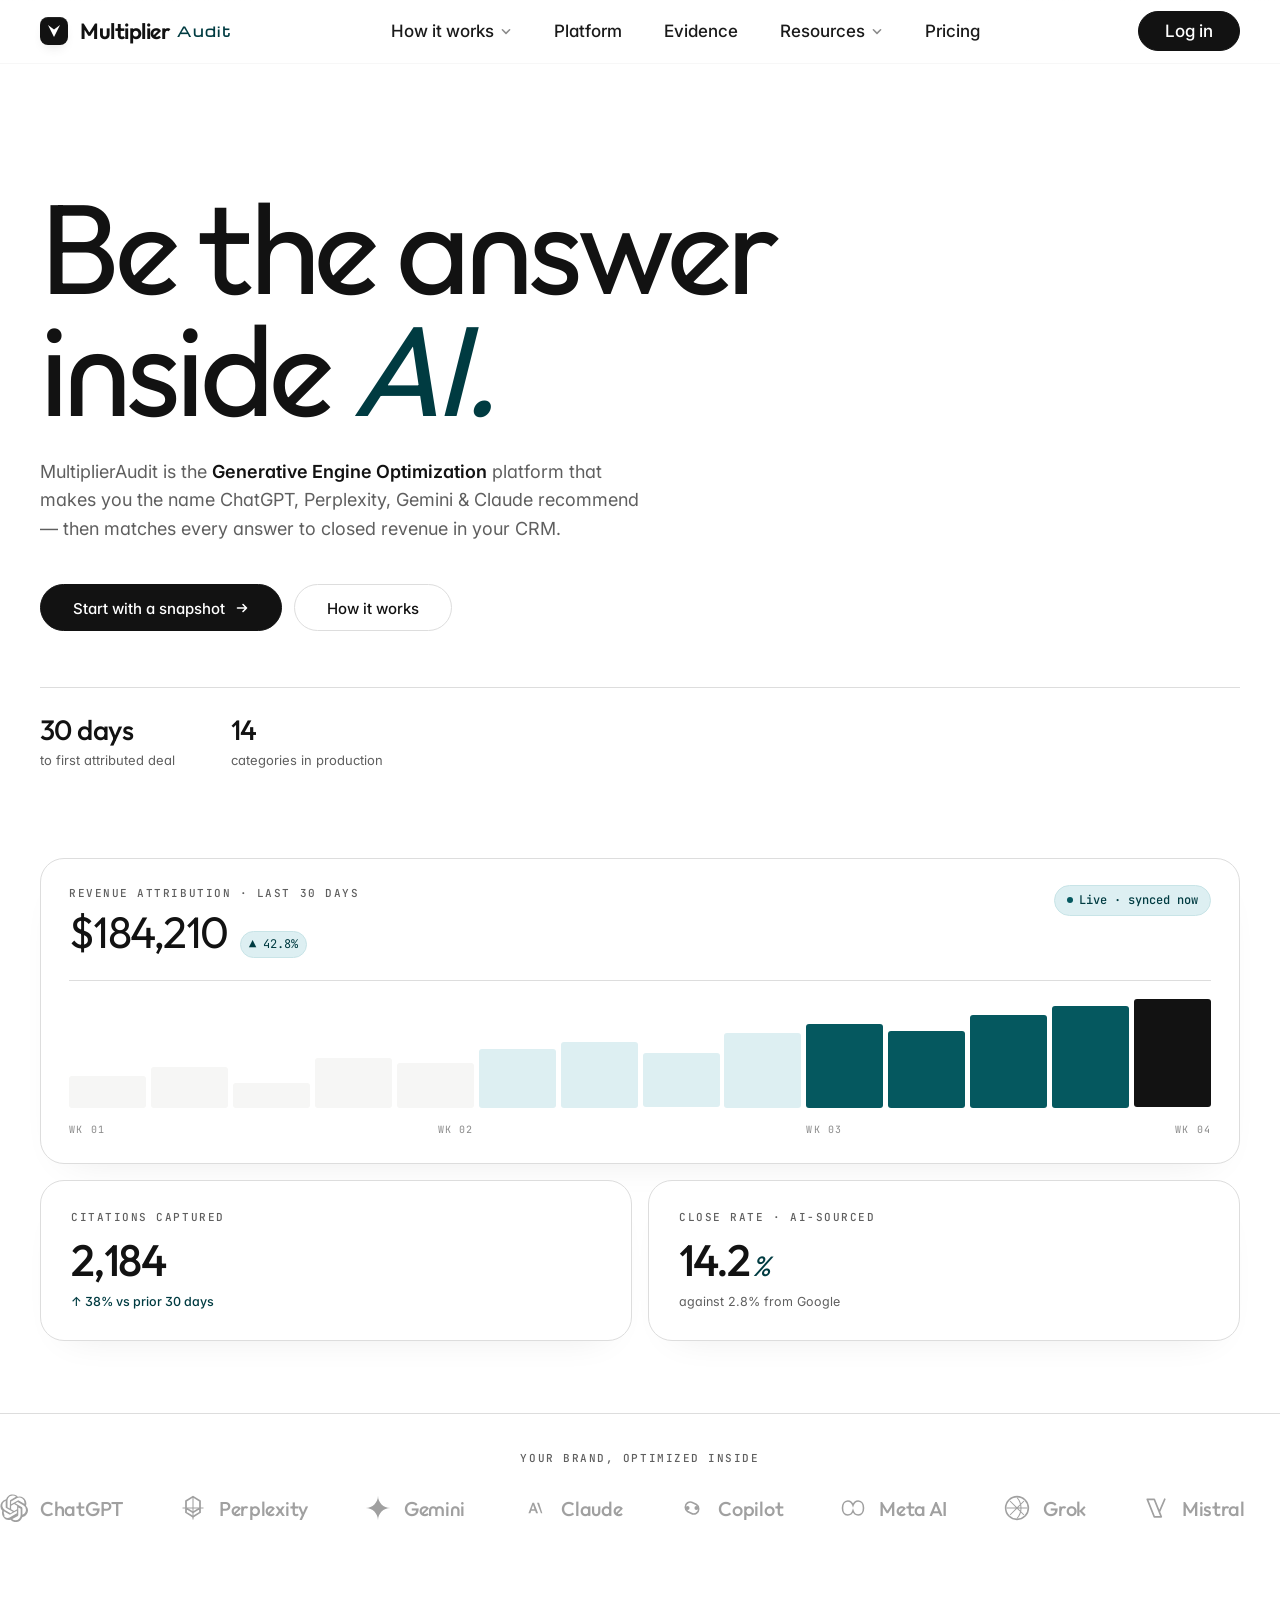
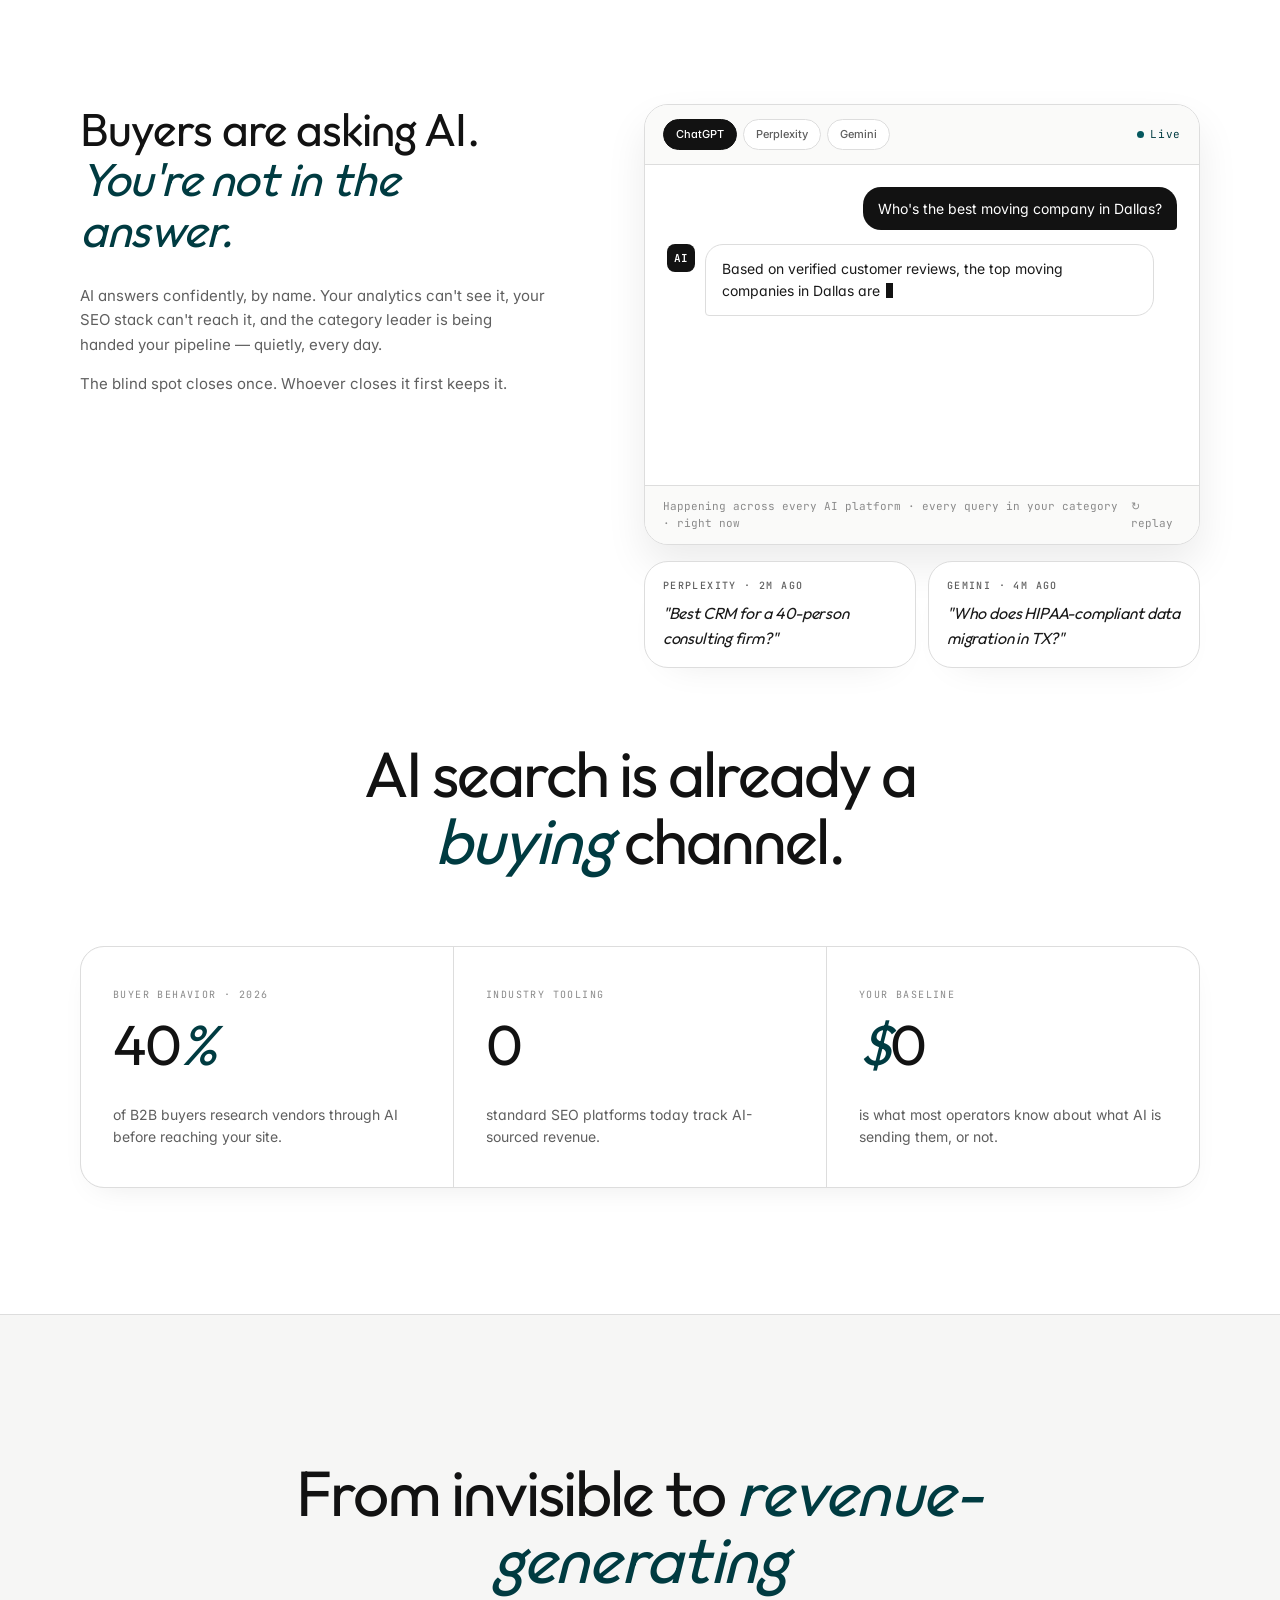
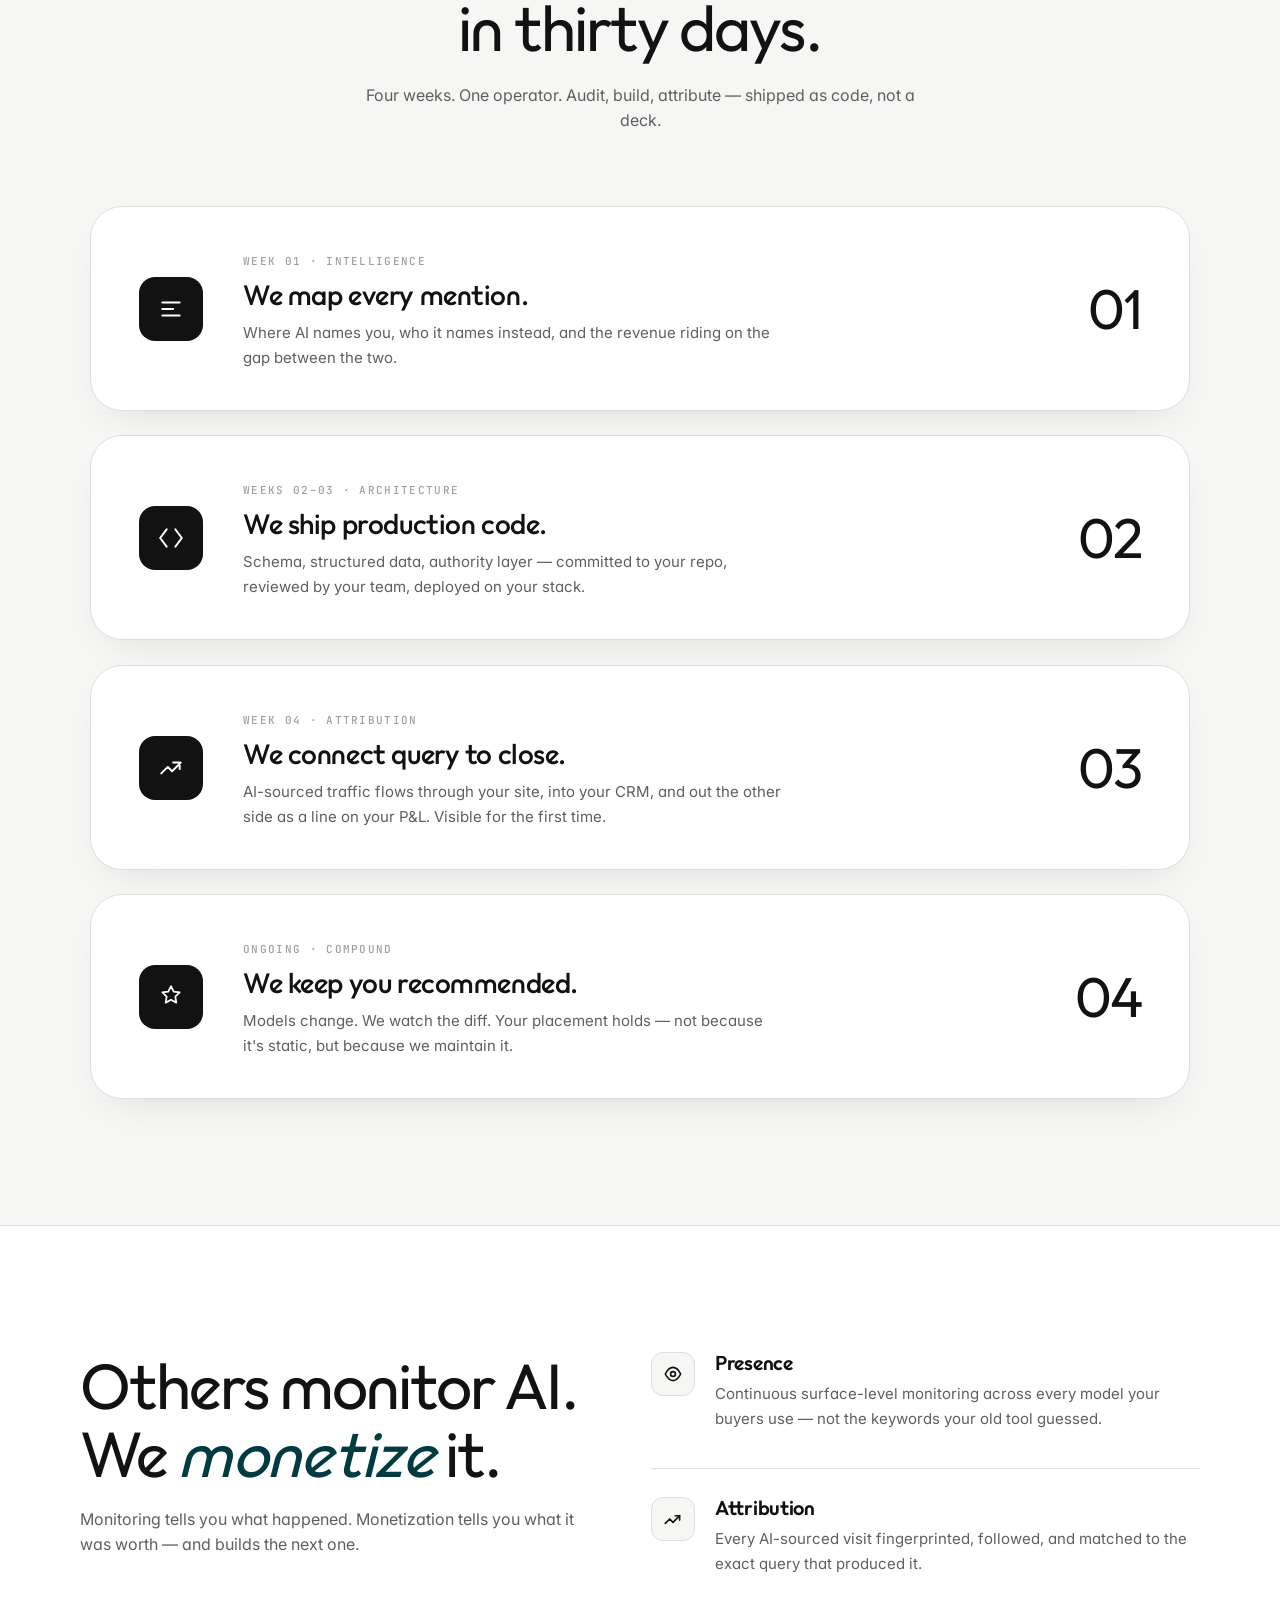
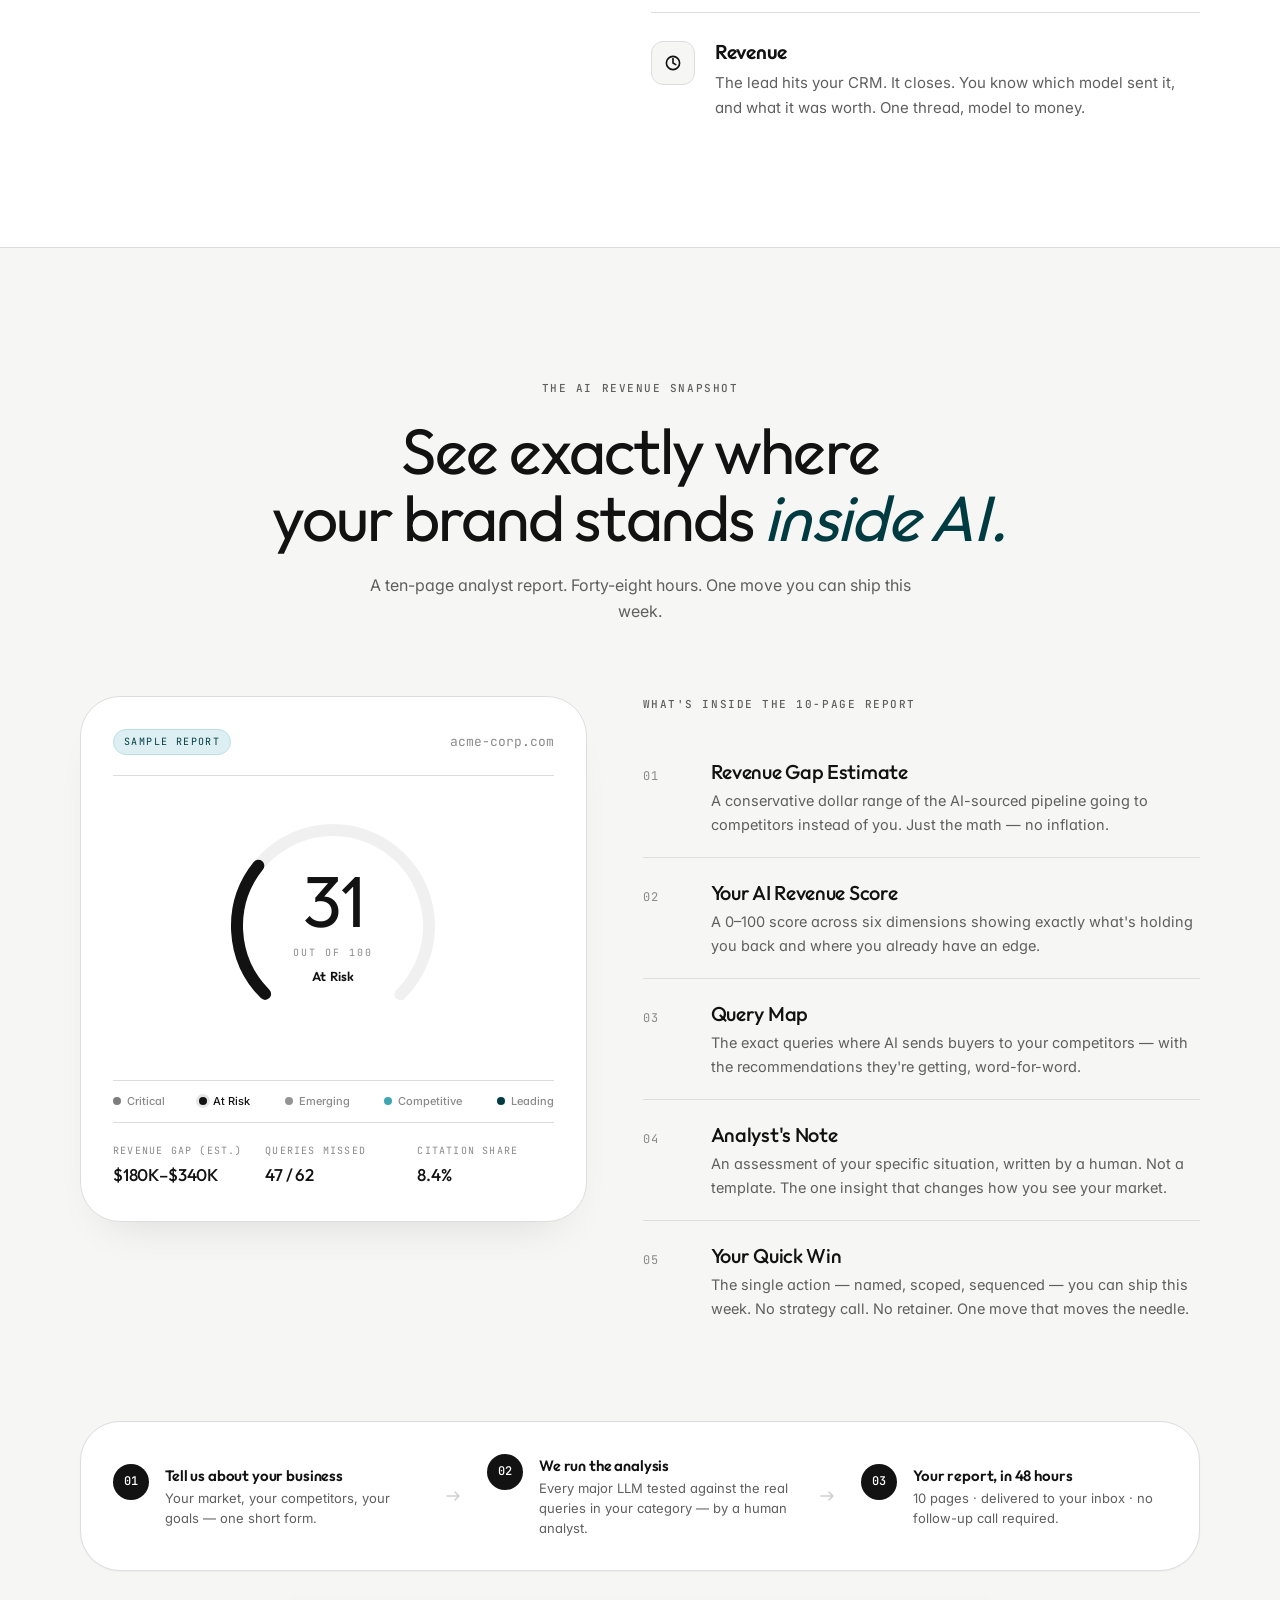
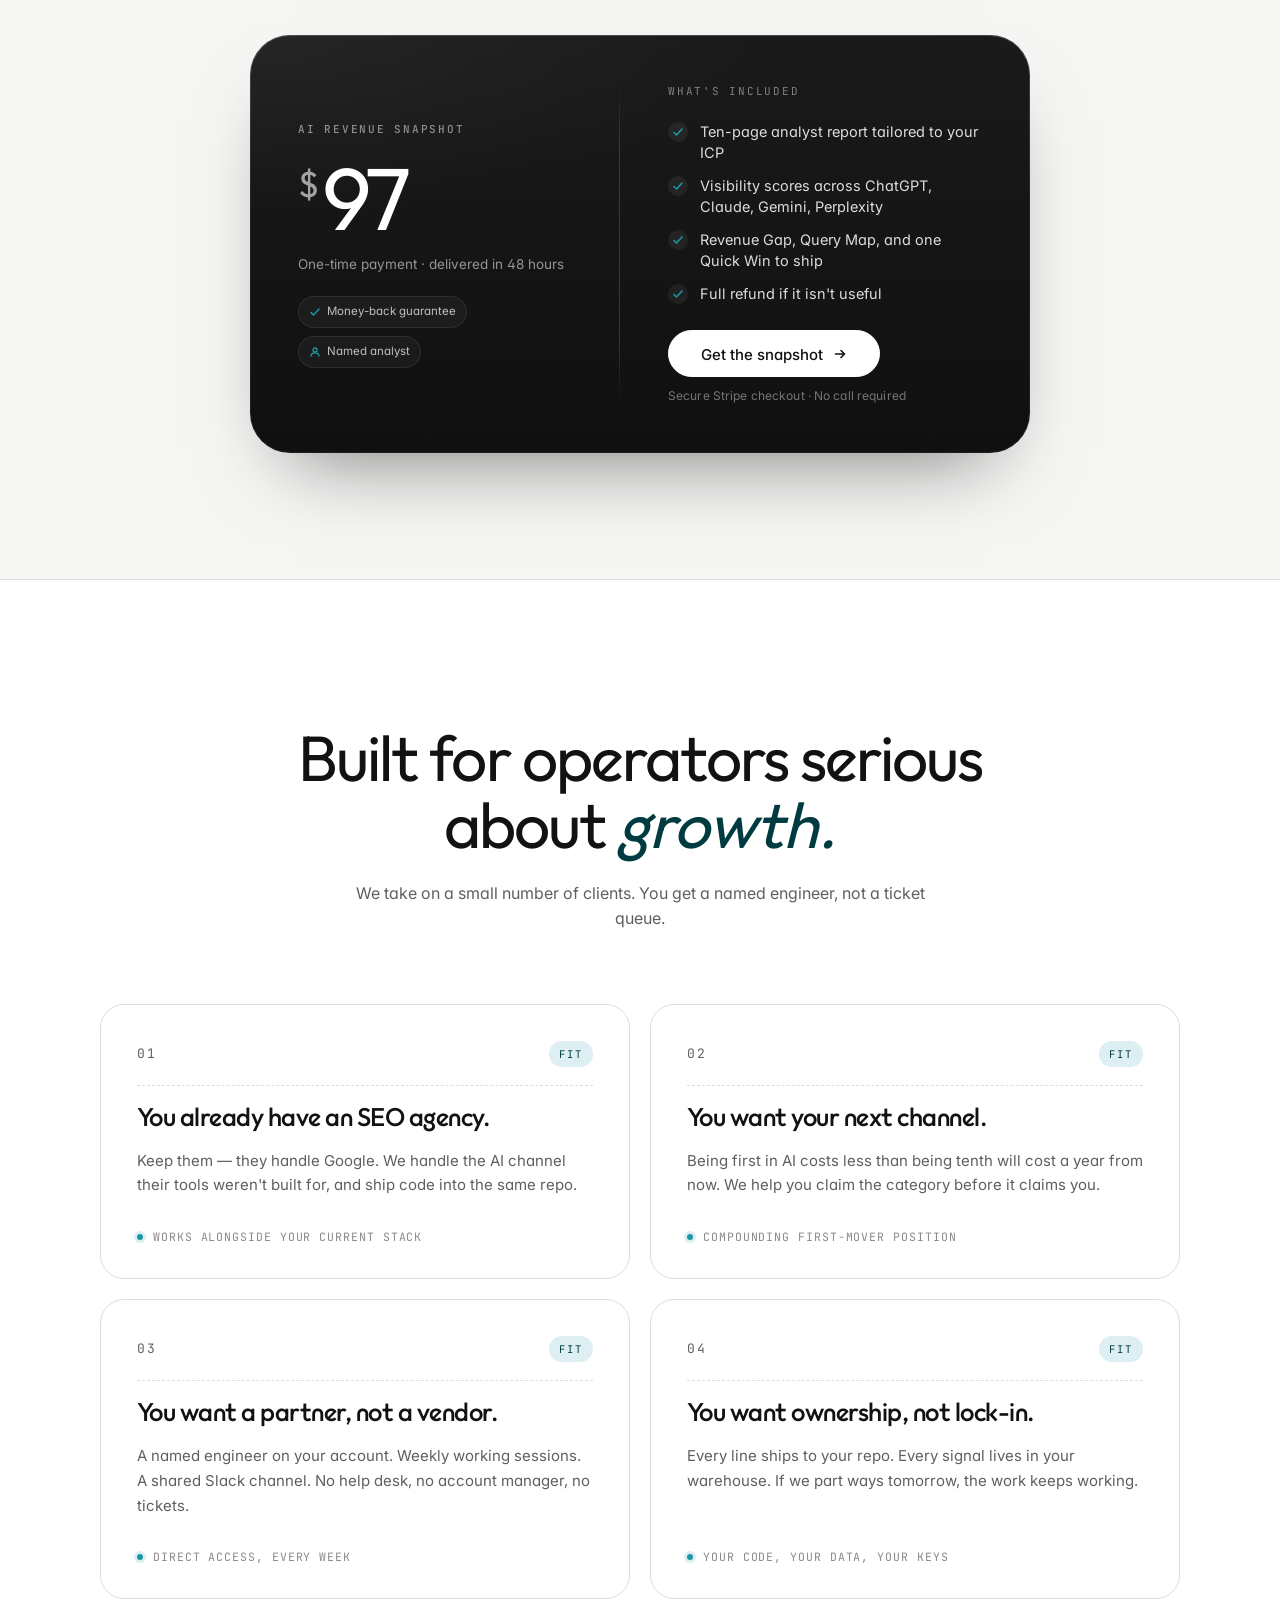
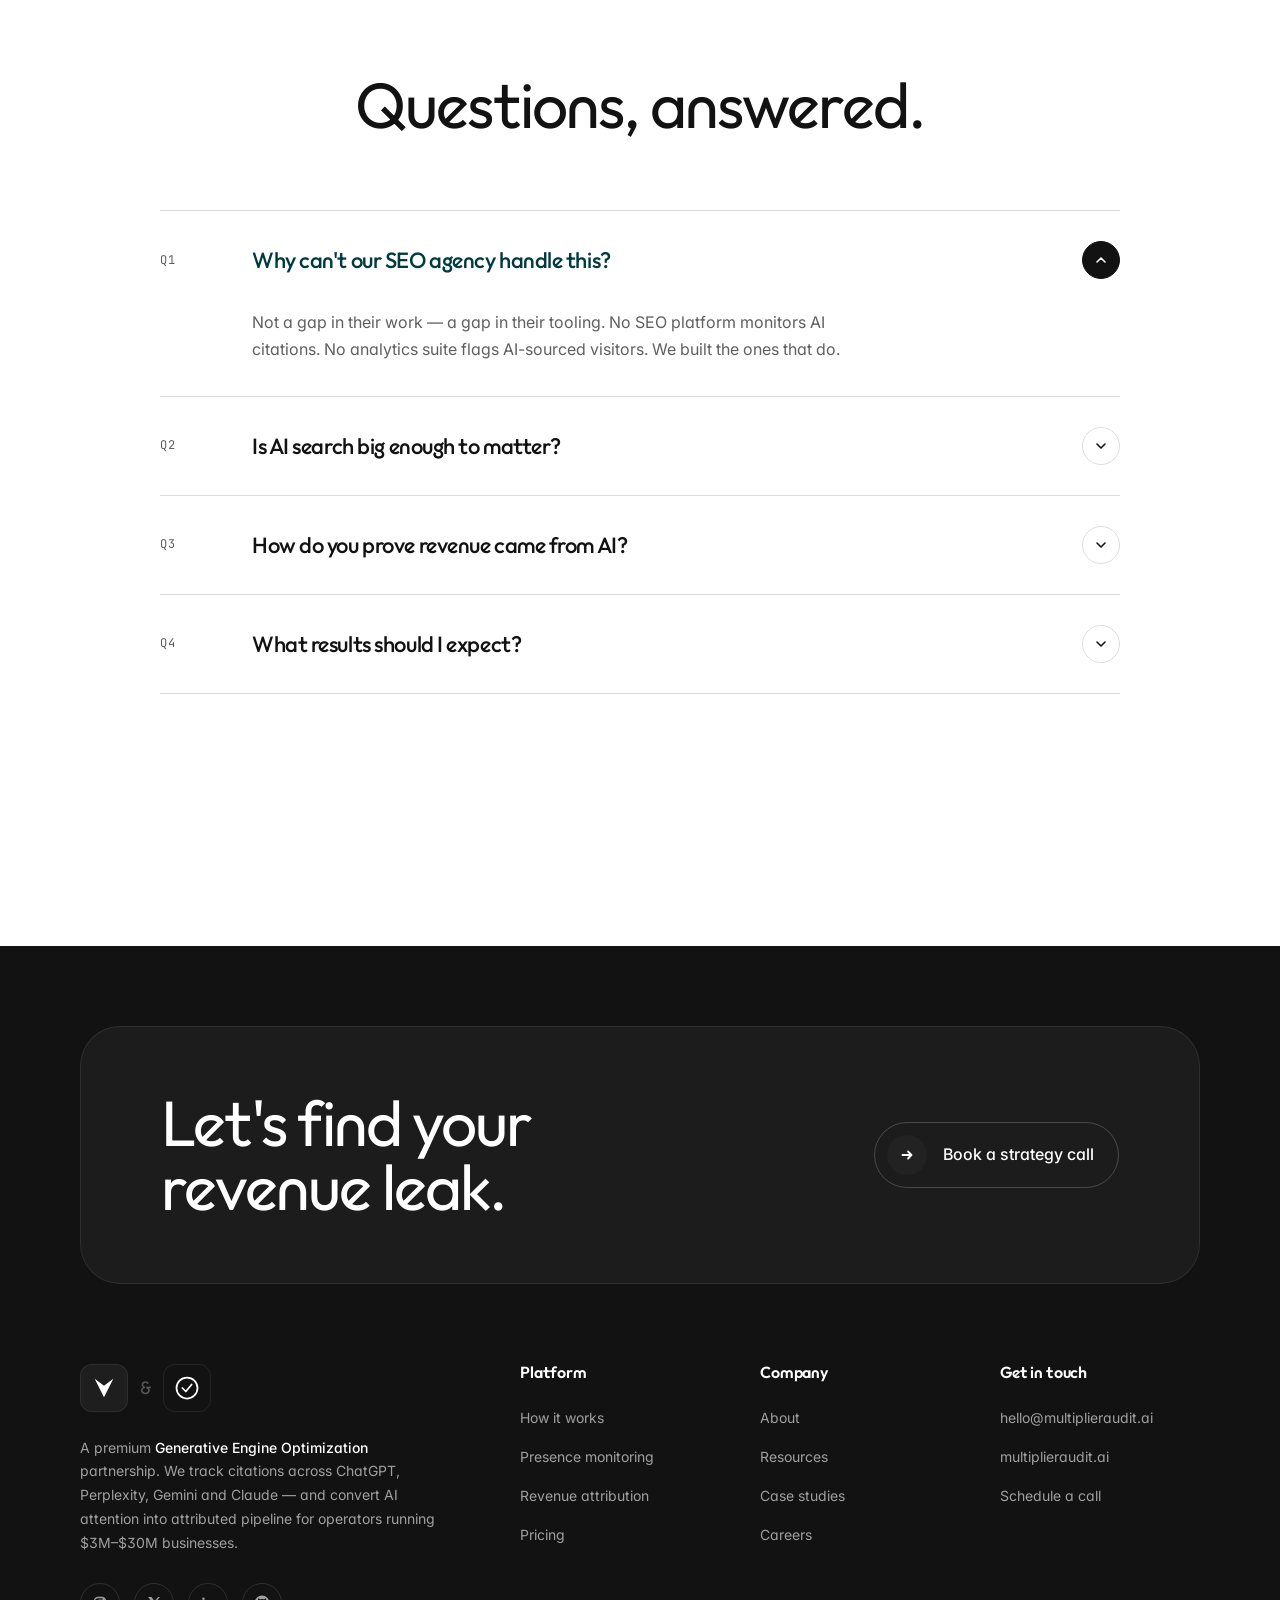
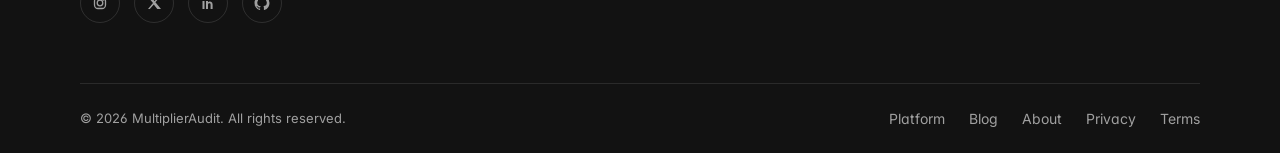
<file: Vibe Engine AI - Light.html>
<!doctype html>
<html lang="en">
<head>
<meta charset="utf-8">
<meta name="viewport" content="width=device-width, initial-scale=1">
<title>MultiplierAudit — Generative Engine Optimization (GEO) & AI Search Revenue Platform</title>
<meta name="description" content="MultiplierAudit is the premium Generative Engine Optimization (GEO) platform that makes your brand visible — and monetizable — inside ChatGPT, Perplexity, Gemini, and Claude. Track AI citations, analyze competitors, and turn AI answers into attributed revenue.">
<meta name="keywords" content="Generative Engine Optimization, GEO, Answer Engine Optimization, AEO, AI search optimization, ChatGPT SEO, Perplexity SEO, LLM visibility, AI citations, AI revenue attribution, AI brand visibility, LLM optimization">
<meta name="robots" content="index, follow, max-snippet:-1, max-image-preview:large">
<meta property="og:title" content="MultiplierAudit — The premium GEO platform for AI search revenue">
<meta property="og:description" content="See what AI says about your business, who it recommends instead, and convert that attention into pipeline. Built for operators running $3M–$30M businesses.">
<meta property="og:type" content="website">
<meta property="og:url" content="https://multiplieraudit.ai/">
<meta name="twitter:card" content="summary_large_image">
<meta name="twitter:title" content="MultiplierAudit — Generative Engine Optimization (GEO) Platform">
<meta name="twitter:description" content="Optimize your brand inside ChatGPT, Perplexity, Gemini & Claude. Premium GEO tooling with full revenue attribution.">
<link rel="canonical" href="https://multiplieraudit.ai/">
<link rel="stylesheet" href="styles.css">
<link rel="preconnect" href="https://fonts.googleapis.com">
<link rel="preconnect" href="https://fonts.gstatic.com" crossorigin>
<link href="https://fonts.googleapis.com/css2?family=Outfit:wght@300;400;500;600;700&family=Inter:wght@300;400;500;600&family=JetBrains+Mono:wght@400;500&family=Michroma&display=swap" rel="stylesheet">

<script type="application/ld+json">
{
  "@context": "https://schema.org",
  "@type": "SoftwareApplication",
  "name": "MultiplierAudit",
  "description": "Premium Generative Engine Optimization (GEO) and AI search revenue attribution platform for ChatGPT, Perplexity, Gemini, and Claude.",
  "applicationCategory": "BusinessApplication",
  "operatingSystem": "Web",
  "offers": { "@type": "Offer", "price": "97", "priceCurrency": "USD" },
  "aggregateRating": { "@type": "AggregateRating", "ratingValue": "4.9", "ratingCount": "180" }
}
</script>
</head>
<body>

<!-- ============ NAV ============ -->
<header class="nav" id="nav">
  <div class="nav-inner">
    <a class="brand" href="#" aria-label="MultiplierAudit home">
      <span class="brand-mark" aria-hidden="true">
        <svg viewBox="0 0 24 24" fill="none" width="18" height="18"><path d="M4 4l8 16 8-16-8 6z" fill="currentColor"/></svg>
      </span>
      <span class="brand-wordmark">Multiplier<span class="brand-suffix">Audit</span></span>
    </a>
    <nav class="nav-links" aria-label="Primary">
      <a class="nav-link" href="#how">How it works <svg width="10" height="10" viewBox="0 0 10 10" fill="none"><path d="M2 4l3 3 3-3" stroke="currentColor" stroke-width="1.3" stroke-linecap="round" stroke-linejoin="round"/></svg></a>
      <a class="nav-link" href="#monetize">Platform</a>
      <a class="nav-link" href="#stats">Evidence</a>
      <a class="nav-link" href="#faq">Resources <svg width="10" height="10" viewBox="0 0 10 10" fill="none"><path d="M2 4l3 3 3-3" stroke="currentColor" stroke-width="1.3" stroke-linecap="round" stroke-linejoin="round"/></svg></a>
      <a class="nav-link" href="#snapshot">Pricing</a>
    </nav>
    <div class="nav-cta">
      <a class="btn btn-sm btn-solid" href="#">Log in</a>
    </div>
  </div>
</header>

<!-- ============ HERO ============ -->
<section class="hero">
  <div class="hero-aurora" aria-hidden="true"></div>
  <div class="container-wide">
    <div class="hero-grid">
      <div>
        <h1 class="display h-xxl reveal">
          Be the answer<br>
          inside <em>AI.</em>
        </h1>

        <p class="lead reveal">
          MultiplierAudit is the <strong>Generative Engine Optimization</strong> platform that makes you
          the name ChatGPT, Perplexity, Gemini &amp; Claude recommend — then matches every answer to closed revenue in your CRM.
        </p>

        <div class="hero-ctas reveal">
          <a class="btn btn-solid btn-lg" href="#snapshot">
            Start with a snapshot
            <span class="btn-arrow"><svg width="14" height="14" viewBox="0 0 14 14" fill="none"><path d="M2.5 7h9m-3.5-3.5L11.5 7 8 10.5" stroke="currentColor" stroke-width="1.6" stroke-linecap="round" stroke-linejoin="round"/></svg></span>
          </a>
          <a class="btn btn-outline btn-lg" href="#how">How it works</a>
        </div>

        <div class="hero-meta reveal">
          <div><b>30 days</b><span>to first attributed deal</span></div>
          <div><b>14</b><span>categories in production</span></div>
        </div>
      </div>
    </div>

    <!-- Hero scene: live revenue-attribution dashboard -->
    <div class="hero-scene reveal">

      <!-- Primary attribution card -->
      <div class="panel panel-pad hero-chart">
        <div class="panel-row">
          <div>
            <span class="eyebrow">Revenue attribution · last 30 days</span>
            <div class="hero-chart-total">
              <span class="hct-num">$184,210</span>
              <span class="hct-delta">▲ 42.8%</span>
            </div>
          </div>
          <span class="revenue-tick">Live · synced now</span>
        </div>
        <div class="mini-chart">
          <div style="height:28%" class="mc-bar mc-bar-a"></div>
          <div style="height:36%" class="mc-bar mc-bar-a"></div>
          <div style="height:22%" class="mc-bar mc-bar-a"></div>
          <div style="height:44%" class="mc-bar mc-bar-a"></div>
          <div style="height:40%" class="mc-bar mc-bar-a"></div>
          <div style="height:52%" class="mc-bar mc-bar-b"></div>
          <div style="height:58%" class="mc-bar mc-bar-b"></div>
          <div style="height:48%" class="mc-bar mc-bar-b"></div>
          <div style="height:66%" class="mc-bar mc-bar-b"></div>
          <div style="height:74%" class="mc-bar mc-bar-c"></div>
          <div style="height:68%" class="mc-bar mc-bar-c"></div>
          <div style="height:82%" class="mc-bar mc-bar-c"></div>
          <div style="height:90%" class="mc-bar mc-bar-c"></div>
          <div style="height:96%" class="mc-bar mc-bar-d"></div>
        </div>
        <div class="mini-chart-x">
          <span>WK 01</span><span>WK 02</span><span>WK 03</span><span>WK 04</span>
        </div>
      </div>

      <!-- Two anchor metrics beneath the chart -->
      <div class="hero-kpis">
        <div class="panel panel-pad kpi">
          <div class="eyebrow">Citations captured</div>
          <div class="kpi-value">2,184</div>
          <div class="kpi-delta up">↑ 38% vs prior 30 days</div>
        </div>
        <div class="panel panel-pad kpi">
          <div class="eyebrow">Close rate · AI-sourced</div>
          <div class="kpi-value">14.2<span class="kpi-unit">%</span></div>
          <div class="kpi-delta">against 2.8% from Google</div>
        </div>
      </div>

    </div>

    <!-- Trust marquee: your brand optimized inside every major LLM -->
    <div class="trust-strip reveal">
      <span class="eyebrow">Your brand, optimized inside</span>
      <div class="logo-marquee" aria-label="Supported AI platforms">
        <div class="logo-marquee-track">
          <!-- set 1 -->
          <span class="logo-item">
            <svg class="logo-mark" viewBox="0 0 32 32" aria-hidden="true"><path d="M29.7 13.3a7.9 7.9 0 00-.7-6.5 8 8 0 00-8.6-3.8 8 8 0 00-13.4 2.9 8 8 0 00-5.3 3.9 8 8 0 001 9.4 8 8 0 00.7 6.5 8 8 0 008.6 3.8 8 8 0 005.9 2.6 8 8 0 007.5-5.4 8 8 0 005.3-3.9 8 8 0 00-1-9.5zm-12 16.8a6 6 0 01-3.8-1.4l.2-.1 6.3-3.6c.3-.2.5-.5.5-.9v-8.8l2.7 1.5v7.3a6 6 0 01-5.9 6zM5.1 24A6 6 0 014.4 20v-.2l6.3 3.6c.3.2.6.2.9 0l7.7-4.4v3.1l-6.4 3.7a6 6 0 01-8-.2zm-1.7-13.8a6 6 0 013.1-2.6v7.4c0 .4.2.7.5.9l7.7 4.4-2.7 1.6-6.4-3.7a6 6 0 01-2.2-8zm21.8 5l-7.7-4.5 2.7-1.5 6.4 3.7a6 6 0 01-1 10.9v-7.6c0-.4-.2-.7-.4-.9zm2.7-4l-.2-.1-6.3-3.7a1 1 0 00-1 0l-7.7 4.4V8.6l6.4-3.7a6 6 0 018.8 6.2zm-16.7 5.5l-2.6-1.5v-7.5a6 6 0 019.8-4.6l-.2.1-6.3 3.7c-.3.2-.5.5-.5.9zm1.5-3.2l3.4-2 3.5 2v4l-3.5 2-3.4-2z" fill="currentColor"/></svg>
            <span>ChatGPT</span>
          </span>
          <span class="logo-item">
            <svg class="logo-mark" viewBox="0 0 32 32" aria-hidden="true"><path d="M16 3l8 5v8l-8 5-8-5V8zM8 13v8l8 5 8-5v-8" stroke="currentColor" stroke-width="2" fill="none" stroke-linejoin="round"/><path d="M16 3v26M4 16h24" stroke="currentColor" stroke-width="1.2"/></svg>
            <span>Perplexity</span>
          </span>
          <span class="logo-item">
            <svg class="logo-mark" viewBox="0 0 32 32" aria-hidden="true"><path d="M16 2c0 7.7 6.3 14 14 14-7.7 0-14 6.3-14 14 0-7.7-6.3-14-14-14 7.7 0 14-6.3 14-14z" fill="currentColor"/></svg>
            <span>Gemini</span>
          </span>
          <span class="logo-item">
            <svg class="logo-mark" viewBox="0 0 32 32" aria-hidden="true"><path d="M8.5 22l4.6-12h1.8l4.6 12h-2.3l-1-2.8h-4.5l-1 2.8zm3.6-4.7h3.3l-1.6-4.6zM22.8 22l-4.5-12h2.3L24.4 22z" fill="currentColor"/></svg>
            <span>Claude</span>
          </span>
          <span class="logo-item">
            <svg class="logo-mark" viewBox="0 0 32 32" aria-hidden="true"><path d="M11 10a6 6 0 016 0l4 2a6 6 0 010 10 6 6 0 01-6 0l-4-2a6 6 0 010-10z" stroke="currentColor" stroke-width="1.8" fill="none"/><circle cx="11" cy="16" r="2.2" fill="currentColor"/><circle cx="21" cy="16" r="2.2" fill="currentColor"/></svg>
            <span>Copilot</span>
          </span>
          <span class="logo-item">
            <svg class="logo-mark" viewBox="0 0 32 32" aria-hidden="true"><path d="M4 16c0-4 2-8 6-8 3 0 5 2 6 5 1-3 3-5 6-5 4 0 6 4 6 8s-2 8-6 8c-3 0-5-2-6-5-1 3-3 5-6 5-4 0-6-4-6-8z" stroke="currentColor" stroke-width="1.8" fill="none" stroke-linecap="round"/></svg>
            <span>Meta AI</span>
          </span>
          <span class="logo-item">
            <svg class="logo-mark" viewBox="0 0 32 32" aria-hidden="true"><circle cx="16" cy="16" r="13" stroke="currentColor" stroke-width="1.8" fill="none"/><path d="M16 4a18 18 0 010 24M4 16h24M8 8l16 16M24 8L8 24" stroke="currentColor" stroke-width="1.2" fill="none"/></svg>
            <span>Grok</span>
          </span>
          <span class="logo-item">
            <svg class="logo-mark" viewBox="0 0 32 32" aria-hidden="true"><path d="M6 6h8l8 20h-8zM26 6l-6 14" stroke="currentColor" stroke-width="2" fill="none" stroke-linecap="round" stroke-linejoin="round"/></svg>
            <span>Mistral</span>
          </span>

          <!-- set 2 (duplicate for seamless loop) -->
          <span class="logo-item" aria-hidden="true">
            <svg class="logo-mark" viewBox="0 0 32 32"><path d="M29.7 13.3a7.9 7.9 0 00-.7-6.5 8 8 0 00-8.6-3.8 8 8 0 00-13.4 2.9 8 8 0 00-5.3 3.9 8 8 0 001 9.4 8 8 0 00.7 6.5 8 8 0 008.6 3.8 8 8 0 005.9 2.6 8 8 0 007.5-5.4 8 8 0 005.3-3.9 8 8 0 00-1-9.5zm-12 16.8a6 6 0 01-3.8-1.4l.2-.1 6.3-3.6c.3-.2.5-.5.5-.9v-8.8l2.7 1.5v7.3a6 6 0 01-5.9 6zM5.1 24A6 6 0 014.4 20v-.2l6.3 3.6c.3.2.6.2.9 0l7.7-4.4v3.1l-6.4 3.7a6 6 0 01-8-.2zm-1.7-13.8a6 6 0 013.1-2.6v7.4c0 .4.2.7.5.9l7.7 4.4-2.7 1.6-6.4-3.7a6 6 0 01-2.2-8zm21.8 5l-7.7-4.5 2.7-1.5 6.4 3.7a6 6 0 01-1 10.9v-7.6c0-.4-.2-.7-.4-.9zm2.7-4l-.2-.1-6.3-3.7a1 1 0 00-1 0l-7.7 4.4V8.6l6.4-3.7a6 6 0 018.8 6.2zm-16.7 5.5l-2.6-1.5v-7.5a6 6 0 019.8-4.6l-.2.1-6.3 3.7c-.3.2-.5.5-.5.9zm1.5-3.2l3.4-2 3.5 2v4l-3.5 2-3.4-2z" fill="currentColor"/></svg>
            <span>ChatGPT</span>
          </span>
          <span class="logo-item" aria-hidden="true">
            <svg class="logo-mark" viewBox="0 0 32 32"><path d="M16 3l8 5v8l-8 5-8-5V8zM8 13v8l8 5 8-5v-8" stroke="currentColor" stroke-width="2" fill="none" stroke-linejoin="round"/><path d="M16 3v26M4 16h24" stroke="currentColor" stroke-width="1.2"/></svg>
            <span>Perplexity</span>
          </span>
          <span class="logo-item" aria-hidden="true">
            <svg class="logo-mark" viewBox="0 0 32 32"><path d="M16 2c0 7.7 6.3 14 14 14-7.7 0-14 6.3-14 14 0-7.7-6.3-14-14-14 7.7 0 14-6.3 14-14z" fill="currentColor"/></svg>
            <span>Gemini</span>
          </span>
          <span class="logo-item" aria-hidden="true">
            <svg class="logo-mark" viewBox="0 0 32 32"><path d="M8.5 22l4.6-12h1.8l4.6 12h-2.3l-1-2.8h-4.5l-1 2.8zm3.6-4.7h3.3l-1.6-4.6zM22.8 22l-4.5-12h2.3L24.4 22z" fill="currentColor"/></svg>
            <span>Claude</span>
          </span>
          <span class="logo-item" aria-hidden="true">
            <svg class="logo-mark" viewBox="0 0 32 32"><path d="M11 10a6 6 0 016 0l4 2a6 6 0 010 10 6 6 0 01-6 0l-4-2a6 6 0 010-10z" stroke="currentColor" stroke-width="1.8" fill="none"/><circle cx="11" cy="16" r="2.2" fill="currentColor"/><circle cx="21" cy="16" r="2.2" fill="currentColor"/></svg>
            <span>Copilot</span>
          </span>
          <span class="logo-item" aria-hidden="true">
            <svg class="logo-mark" viewBox="0 0 32 32"><path d="M4 16c0-4 2-8 6-8 3 0 5 2 6 5 1-3 3-5 6-5 4 0 6 4 6 8s-2 8-6 8c-3 0-5-2-6-5-1 3-3 5-6 5-4 0-6-4-6-8z" stroke="currentColor" stroke-width="1.8" fill="none" stroke-linecap="round"/></svg>
            <span>Meta AI</span>
          </span>
          <span class="logo-item" aria-hidden="true">
            <svg class="logo-mark" viewBox="0 0 32 32"><circle cx="16" cy="16" r="13" stroke="currentColor" stroke-width="1.8" fill="none"/><path d="M16 4a18 18 0 010 24M4 16h24M8 8l16 16M24 8L8 24" stroke="currentColor" stroke-width="1.2" fill="none"/></svg>
            <span>Grok</span>
          </span>
          <span class="logo-item" aria-hidden="true">
            <svg class="logo-mark" viewBox="0 0 32 32"><path d="M6 6h8l8 20h-8zM26 6l-6 14" stroke="currentColor" stroke-width="2" fill="none" stroke-linecap="round" stroke-linejoin="round"/></svg>
            <span>Mistral</span>
          </span>
        </div>
      </div>
    </div>
  </div>
</section>

<!-- ============ BUYERS ASKING AI ============ -->
<section class="section" id="asking">
  <div class="container">
    <div class="split split-1-1">
      <div class="reveal">
        <h2 class="display h-l">
          Buyers are asking AI.<br><em class="serif-it">You're not in the answer.</em>
        </h2>
        <p class="body mt-5">
          AI answers confidently, by name. Your analytics can't see it, your SEO stack can't
          reach it, and the category leader is being handed your pipeline — quietly, every day.
        </p>
        <p class="body">
          The blind spot closes once. Whoever closes it first keeps it.
        </p>
      </div>

      <div class="reveal">
        <div class="chat">
          <div class="chat-head">
            <div class="chat-tabs">
              <span class="chat-tab active">ChatGPT</span>
              <span class="chat-tab">Perplexity</span>
              <span class="chat-tab">Gemini</span>
            </div>
            <span class="chat-live"><span class="pulse"></span> Live</span>
          </div>
          <div class="chat-body" id="live-chat">
            <div class="msg user"><div class="bubble">Who's the best moving company in Dallas?</div></div>
            <div class="msg ai">
              <div class="avatar">AI</div>
              <div class="bubble" id="typing-bubble">
                <span id="typing-text"></span><span class="cursor"></span>
              </div>
            </div>
          </div>
          <div class="chat-foot">
            <span>Happening across every AI platform · every query in your category · right now</span>
            <span>↻ replay</span>
          </div>
        </div>

        <div class="mini-queries">
          <div class="panel panel-pad mini-query">
            <div class="eyebrow sm">Perplexity · 2m ago</div>
            <div class="mini-query-text">"Best CRM for a 40-person consulting firm?"</div>
          </div>
          <div class="panel panel-pad mini-query">
            <div class="eyebrow sm">Gemini · 4m ago</div>
            <div class="mini-query-text">"Who does HIPAA-compliant data migration in TX?"</div>
          </div>
        </div>
      </div>
    </div>
  </div>
</section>

<!-- ============ STATS ============ -->
<section class="section" id="stats">
  <div class="container">
    <div class="section-head reveal center">
      <h2 class="display h-xl">
        AI search is already a<br><em class="serif-it">buying</em> channel.
      </h2>
    </div>

    <div class="stats-grid reveal">
      <div class="stat">
        <div class="caption">Buyer behavior · 2026</div>
        <div class="value">40<em>%</em></div>
        <div class="label">of B2B buyers research vendors through AI before reaching your site.</div>
      </div>
      <div class="stat">
        <div class="caption">Industry tooling</div>
        <div class="value">0</div>
        <div class="label">standard SEO platforms today track AI-sourced revenue.</div>
      </div>
      <div class="stat">
        <div class="caption">Your baseline</div>
        <div class="value"><em>$</em>0</div>
        <div class="label">is what most operators know about what AI is sending them, or not.</div>
      </div>
    </div>
  </div>
</section>

<!-- ============ 30 DAYS · SCROLL STACK ============ -->
<section class="section section-alt experience" id="how">
  <div class="container">
    <div class="section-head reveal center">
      <h2 class="display h-xl">
        From invisible to <em class="serif-it">revenue-generating</em><br>in thirty days.
      </h2>
      <p class="lead mt-4">
        Four weeks. One operator. Audit, build, attribute — shipped as code, not a deck.
      </p>
    </div>

    <div class="experience-stack">
      <div class="scroll-stack-scroller" id="scroll-stack-scroller">
        <div class="scroll-stack-inner">

          <div class="scroll-stack-card experience-stack-card">
            <div class="exp-icon">
              <svg width="26" height="26" viewBox="0 0 24 24" fill="none"><path d="M4 6h16M4 12h10M4 18h16" stroke="currentColor" stroke-width="1.8" stroke-linecap="round"/></svg>
            </div>
            <div class="exp-info">
              <span class="exp-eyebrow">Week 01 · Intelligence</span>
              <h3>We map every mention.</h3>
              <p>Where AI names you, who it names instead, and the revenue riding on the gap between the two.</p>
            </div>
            <div class="exp-year">01</div>
          </div>

          <div class="scroll-stack-card experience-stack-card">
            <div class="exp-icon">
              <svg width="26" height="26" viewBox="0 0 24 24" fill="none"><path d="M8 4l-6 8 6 8M16 4l6 8-6 8" stroke="currentColor" stroke-width="1.8" stroke-linecap="round" stroke-linejoin="round"/></svg>
            </div>
            <div class="exp-info">
              <span class="exp-eyebrow">Weeks 02–03 · Architecture</span>
              <h3>We ship production code.</h3>
              <p>Schema, structured data, authority layer — committed to your repo, reviewed by your team, deployed on your stack.</p>
            </div>
            <div class="exp-year">02</div>
          </div>

          <div class="scroll-stack-card experience-stack-card">
            <div class="exp-icon">
              <svg width="26" height="26" viewBox="0 0 24 24" fill="none"><path d="M3 17l6-6 4 4 8-8M14 7h6v6" stroke="currentColor" stroke-width="1.8" stroke-linecap="round" stroke-linejoin="round"/></svg>
            </div>
            <div class="exp-info">
              <span class="exp-eyebrow">Week 04 · Attribution</span>
              <h3>We connect query to close.</h3>
              <p>AI-sourced traffic flows through your site, into your CRM, and out the other side as a line on your P&amp;L. Visible for the first time.</p>
            </div>
            <div class="exp-year">03</div>
          </div>

          <div class="scroll-stack-card experience-stack-card">
            <div class="exp-icon">
              <svg width="26" height="26" viewBox="0 0 24 24" fill="none"><path d="M12 2l2.5 5 5.5.8-4 3.9.9 5.5L12 14.6 7.1 17.2 8 11.7 4 7.8l5.5-.8z" stroke="currentColor" stroke-width="1.6" stroke-linecap="round" stroke-linejoin="round"/></svg>
            </div>
            <div class="exp-info">
              <span class="exp-eyebrow">Ongoing · Compound</span>
              <h3>We keep you recommended.</h3>
              <p>Models change. We watch the diff. Your placement holds — not because it's static, but because we maintain it.</p>
            </div>
            <div class="exp-year">04</div>
          </div>

          <div class="scroll-stack-end"></div>
        </div>
      </div>
    </div>
  </div>
</section>

<!-- ============ MONITOR VS MONETIZE ============ -->
<section class="section" id="monetize">
  <div class="container">
    <div class="split">
      <div class="reveal sticky-col">
        <h2 class="display h-xl">
          Others monitor AI.<br>We <em class="serif-it">monetize</em> it.
        </h2>
        <p class="lead mt-4">
          Monitoring tells you what happened. Monetization tells you what it was worth —
          and builds the next one.
        </p>
      </div>

      <div class="feature-list reveal">
        <div class="feature">
          <div class="feature-icon">
            <svg width="22" height="22" viewBox="0 0 20 20" fill="none"><path d="M10 4c-4 0-7 6-7 6s3 6 7 6 7-6 7-6-3-6-7-6z" stroke="currentColor" stroke-width="1.5"/><circle cx="10" cy="10" r="2.2" stroke="currentColor" stroke-width="1.5"/></svg>
          </div>
          <div>
            <h4>Presence</h4>
            <p>Continuous surface-level monitoring across every model your buyers use — not the keywords your old tool guessed.</p>
          </div>
        </div>

        <div class="feature">
          <div class="feature-icon">
            <svg width="22" height="22" viewBox="0 0 20 20" fill="none"><path d="M3 14l4-4 3 3 6-6" stroke="currentColor" stroke-width="1.5" stroke-linecap="round" stroke-linejoin="round"/><path d="M12 7h4v4" stroke="currentColor" stroke-width="1.5" stroke-linecap="round" stroke-linejoin="round"/></svg>
          </div>
          <div>
            <h4>Attribution</h4>
            <p>Every AI-sourced visit fingerprinted, followed, and matched to the exact query that produced it.</p>
          </div>
        </div>

        <div class="feature">
          <div class="feature-icon">
            <svg width="22" height="22" viewBox="0 0 20 20" fill="none"><circle cx="10" cy="10" r="6" stroke="currentColor" stroke-width="1.5"/><path d="M10 6v4l2.5 1.5" stroke="currentColor" stroke-width="1.5" stroke-linecap="round"/></svg>
          </div>
          <div>
            <h4>Revenue</h4>
            <p>The lead hits your CRM. It closes. You know which model sent it, and what it was worth. One thread, model to money.</p>
          </div>
        </div>
      </div>
    </div>
  </div>
</section>

<!-- ============ SNAPSHOT — dedicated conversion section ============ -->
<section class="section snapshot" id="snapshot">
  <div class="container">
    <div class="section-head reveal center">
      <span class="eyebrow">The AI Revenue Snapshot</span>
      <h2 class="display h-xl mt-4">
        See exactly where<br>your brand stands <em class="serif-it">inside AI.</em>
      </h2>
      <p class="lead mt-4">
        A ten-page analyst report. Forty-eight hours. One move you can ship this week.
      </p>
    </div>

    <div class="snapshot-grid">

      <!-- Left: Sample score visual -->
      <div class="snap-visual reveal">
        <div class="snap-card">
          <div class="snap-card-head">
            <span class="snap-tag">Sample Report</span>
            <span class="snap-domain">acme-corp.com</span>
          </div>

          <div class="score-ring-wrap">
            <svg class="score-ring" viewBox="0 0 260 260" aria-hidden="true">
              <circle class="ring-track" cx="130" cy="130" r="96"/>
              <circle class="ring-fill" cx="130" cy="130" r="96"/>
            </svg>
            <div class="score-content">
              <span class="score-num">31</span>
              <span class="score-unit">out of 100</span>
              <span class="score-band">At Risk</span>
            </div>
          </div>

          <div class="score-bands">
            <span class="band tier-1"><i></i>Critical</span>
            <span class="band tier-2 active"><i></i>At Risk</span>
            <span class="band tier-3"><i></i>Emerging</span>
            <span class="band tier-4"><i></i>Competitive</span>
            <span class="band tier-5"><i></i>Leading</span>
          </div>

          <div class="snap-stats">
            <div><span class="ss-lbl">Revenue gap (est.)</span><span class="ss-val">$180K–$340K</span></div>
            <div><span class="ss-lbl">Queries missed</span><span class="ss-val">47 / 62</span></div>
            <div><span class="ss-lbl">Citation share</span><span class="ss-val">8.4%</span></div>
          </div>
        </div>
      </div>

      <!-- Right: 5 deliverables -->
      <div class="snap-deliverables reveal">
        <span class="eyebrow">What's inside the 10-page report</span>
        <ol class="deliverables">
          <li>
            <span class="d-num">01</span>
            <div>
              <h4>Revenue Gap Estimate</h4>
              <p>A conservative dollar range of the AI-sourced pipeline going to competitors instead of you. Just the math — no inflation.</p>
            </div>
          </li>
          <li>
            <span class="d-num">02</span>
            <div>
              <h4>Your AI Revenue Score</h4>
              <p>A 0–100 score across six dimensions showing exactly what's holding you back and where you already have an edge.</p>
            </div>
          </li>
          <li>
            <span class="d-num">03</span>
            <div>
              <h4>Query Map</h4>
              <p>The exact queries where AI sends buyers to your competitors — with the recommendations they're getting, word-for-word.</p>
            </div>
          </li>
          <li>
            <span class="d-num">04</span>
            <div>
              <h4>Analyst's Note</h4>
              <p>An assessment of your specific situation, written by a human. Not a template. The one insight that changes how you see your market.</p>
            </div>
          </li>
          <li>
            <span class="d-num">05</span>
            <div>
              <h4>Your Quick Win</h4>
              <p>The single action — named, scoped, sequenced — you can ship this week. No strategy call. No retainer. One move that moves the needle.</p>
            </div>
          </li>
        </ol>
      </div>
    </div>

    <!-- 3-step process strip -->
    <div class="snap-process reveal">
      <div class="sp-step">
        <span class="sp-num">01</span>
        <div>
          <h5>Tell us about your business</h5>
          <p>Your market, your competitors, your goals — one short form.</p>
        </div>
      </div>
      <div class="sp-arrow" aria-hidden="true">
        <svg width="20" height="20" viewBox="0 0 20 20" fill="none"><path d="M4 10h12m-4-4l4 4-4 4" stroke="currentColor" stroke-width="1.5" stroke-linecap="round" stroke-linejoin="round"/></svg>
      </div>
      <div class="sp-step">
        <span class="sp-num">02</span>
        <div>
          <h5>We run the analysis</h5>
          <p>Every major LLM tested against the real queries in your category — by a human analyst.</p>
        </div>
      </div>
      <div class="sp-arrow" aria-hidden="true">
        <svg width="20" height="20" viewBox="0 0 20 20" fill="none"><path d="M4 10h12m-4-4l4 4-4 4" stroke="currentColor" stroke-width="1.5" stroke-linecap="round" stroke-linejoin="round"/></svg>
      </div>
      <div class="sp-step">
        <span class="sp-num">03</span>
        <div>
          <h5>Your report, in 48 hours</h5>
          <p>10 pages · delivered to your inbox · no follow-up call required.</p>
        </div>
      </div>
    </div>

    <!-- Pricing — single, confident -->
    <div class="snap-pricing reveal">
      <div class="price-card">
        <div class="price-head">
          <span class="eyebrow light">AI Revenue Snapshot</span>
          <div class="price-row">
            <span class="price-currency">$</span>
            <span class="price-amount">97</span>
          </div>
          <span class="price-unit">One-time payment · delivered in 48 hours</span>
          <div class="price-tags">
            <span class="price-tag">
              <svg width="12" height="12" viewBox="0 0 12 12" fill="none"><path d="M2 6.5l2.5 2.5L10 3" stroke="currentColor" stroke-width="1.5" stroke-linecap="round" stroke-linejoin="round"/></svg>
              Money-back guarantee
            </span>
            <span class="price-tag">
              <svg width="12" height="12" viewBox="0 0 12 12" fill="none"><circle cx="6" cy="4" r="2" stroke="currentColor" stroke-width="1.3"/><path d="M2 10c0-2 1.8-3.2 4-3.2S10 8 10 10" stroke="currentColor" stroke-width="1.3" stroke-linecap="round"/></svg>
              Named analyst
            </span>
          </div>
        </div>
        <div class="price-sep" aria-hidden="true"></div>
        <div class="price-body">
          <span class="price-what">What's included</span>
          <ul class="price-list">
            <li>
              <span class="price-check"><svg width="12" height="12" viewBox="0 0 12 12" fill="none"><path d="M2 6.5l2.5 2.5L10 3" stroke="currentColor" stroke-width="1.6" stroke-linecap="round" stroke-linejoin="round"/></svg></span>
              Ten-page analyst report tailored to your ICP
            </li>
            <li>
              <span class="price-check"><svg width="12" height="12" viewBox="0 0 12 12" fill="none"><path d="M2 6.5l2.5 2.5L10 3" stroke="currentColor" stroke-width="1.6" stroke-linecap="round" stroke-linejoin="round"/></svg></span>
              Visibility scores across ChatGPT, Claude, Gemini, Perplexity
            </li>
            <li>
              <span class="price-check"><svg width="12" height="12" viewBox="0 0 12 12" fill="none"><path d="M2 6.5l2.5 2.5L10 3" stroke="currentColor" stroke-width="1.6" stroke-linecap="round" stroke-linejoin="round"/></svg></span>
              Revenue Gap, Query Map, and one Quick Win to ship
            </li>
            <li>
              <span class="price-check"><svg width="12" height="12" viewBox="0 0 12 12" fill="none"><path d="M2 6.5l2.5 2.5L10 3" stroke="currentColor" stroke-width="1.6" stroke-linecap="round" stroke-linejoin="round"/></svg></span>
              Full refund if it isn't useful
            </li>
          </ul>
          <div class="price-cta">
            <a class="btn btn-solid-inverse btn-lg" href="#">
              Get the snapshot
              <span class="btn-arrow"><svg width="14" height="14" viewBox="0 0 14 14" fill="none"><path d="M2.5 7h9m-3.5-3.5L11.5 7 8 10.5" stroke="currentColor" stroke-width="1.6" stroke-linecap="round" stroke-linejoin="round"/></svg></span>
            </a>
            <span class="price-microcopy">Secure Stripe checkout · No call required</span>
          </div>
        </div>
      </div>
    </div>

  </div>
</section>

<!-- ============ WHO IT'S FOR (ACCORDION) ============ -->
<section class="section" id="who">
  <div class="container">
    <div class="section-head reveal center">
      <h2 class="display h-xl">
        Built for operators serious<br>about <em class="serif-it">growth.</em>
      </h2>
      <p class="lead mt-4">
        We take on a small number of clients. You get a named engineer, not a ticket queue.
      </p>
    </div>

    <div class="fit-grid reveal">
      <article class="fit-card">
        <div class="fit-card-top">
          <span class="fit-num">01</span>
          <span class="fit-tag">Fit</span>
        </div>
        <h3 class="fit-title">You already have an SEO agency.</h3>
        <p class="fit-body">Keep them — they handle Google. We handle the AI channel their tools weren't built for, and ship code into the same repo.</p>
        <div class="fit-meta">
          <span class="fit-dot"></span>
          Works alongside your current stack
        </div>
      </article>

      <article class="fit-card">
        <div class="fit-card-top">
          <span class="fit-num">02</span>
          <span class="fit-tag">Fit</span>
        </div>
        <h3 class="fit-title">You want your next channel.</h3>
        <p class="fit-body">Being first in AI costs less than being tenth will cost a year from now. We help you claim the category before it claims you.</p>
        <div class="fit-meta">
          <span class="fit-dot"></span>
          Compounding first-mover position
        </div>
      </article>

      <article class="fit-card">
        <div class="fit-card-top">
          <span class="fit-num">03</span>
          <span class="fit-tag">Fit</span>
        </div>
        <h3 class="fit-title">You want a partner, not a vendor.</h3>
        <p class="fit-body">A named engineer on your account. Weekly working sessions. A shared Slack channel. No help desk, no account manager, no tickets.</p>
        <div class="fit-meta">
          <span class="fit-dot"></span>
          Direct access, every week
        </div>
      </article>

      <article class="fit-card">
        <div class="fit-card-top">
          <span class="fit-num">04</span>
          <span class="fit-tag">Fit</span>
        </div>
        <h3 class="fit-title">You want ownership, not lock-in.</h3>
        <p class="fit-body">Every line ships to your repo. Every signal lives in your warehouse. If we part ways tomorrow, the work keeps working.</p>
        <div class="fit-meta">
          <span class="fit-dot"></span>
          Your code, your data, your keys
        </div>
      </article>
    </div>
  </div>
</section>

<!-- ============ FAQ ============ -->
<section class="section" id="faq">
  <div class="container">
    <div class="section-head reveal center">
      <h2 class="display h-xl">Questions, answered.</h2>
    </div>

    <div class="accordion reveal">
      <details class="acc" open>
        <summary>
          <span class="idx">Q1</span>
          <span class="q">Why can't our SEO agency handle this?</span>
          <span class="chev"><svg width="14" height="14" viewBox="0 0 14 14" fill="none"><path d="M3 5l4 4 4-4" stroke="currentColor" stroke-width="1.6" stroke-linecap="round" stroke-linejoin="round"/></svg></span>
        </summary>
        <div class="a">
          Not a gap in their work — a gap in their tooling. No SEO platform monitors AI citations. No analytics suite flags AI-sourced visitors. We built the ones that do.
        </div>
      </details>

      <details class="acc">
        <summary>
          <span class="idx">Q2</span>
          <span class="q">Is AI search big enough to matter?</span>
          <span class="chev"><svg width="14" height="14" viewBox="0 0 14 14" fill="none"><path d="M3 5l4 4 4-4" stroke="currentColor" stroke-width="1.6" stroke-linecap="round" stroke-linejoin="round"/></svg></span>
        </summary>
        <div class="a">
          Not the majority of queries — the majority of high-intent ones. Buyers researching a serious purchase start on AI. The revenue is there; the analytics just haven't caught up.
        </div>
      </details>

      <details class="acc">
        <summary>
          <span class="idx">Q3</span>
          <span class="q">How do you prove revenue came from AI?</span>
          <span class="chev"><svg width="14" height="14" viewBox="0 0 14 14" fill="none"><path d="M3 5l4 4 4-4" stroke="currentColor" stroke-width="1.6" stroke-linecap="round" stroke-linejoin="round"/></svg></span>
        </summary>
        <div class="a">
          Referrer signals, first-touch fingerprints, and synthetic query probes against each model. We match inbound traffic to the exact answer that sent it, then follow the session to closed revenue in your CRM.
        </div>
      </details>

      <details class="acc">
        <summary>
          <span class="idx">Q4</span>
          <span class="q">What results should I expect?</span>
          <span class="chev"><svg width="14" height="14" viewBox="0 0 14 14" fill="none"><path d="M3 5l4 4 4-4" stroke="currentColor" stroke-width="1.6" stroke-linecap="round" stroke-linejoin="round"/></svg></span>
        </summary>
        <div class="a">
          By day 30, you appear in AI answers across your category. By day 60–90, attributed pipeline. We don't promise numbers — we promise the infrastructure that makes them legible.
        </div>
      </details>
    </div>
  </div>
</section>

<!-- ============ FOOTER ============ -->
<footer class="footer">
  <div class="container">

    <!-- CTA section — Chatterify pattern -->
    <div class="cta-section">
      <h1 class="cta-title">Let's find your<br>revenue leak.</h1>
      <a href="#snapshot" class="btn-hire">
        <span class="icon-circle">
          <svg width="14" height="14" viewBox="0 0 14 14" fill="none"><path d="M2.5 7h9m-3.5-3.5L11.5 7 8 10.5" stroke="currentColor" stroke-width="1.8" stroke-linecap="round" stroke-linejoin="round"/></svg>
        </span>
        Book a strategy call
      </a>
    </div>

    <!-- Footer grid -->
    <div class="footer-grid">
      <div class="footer-col-main">
        <div class="footer-logos">
          <span class="footer-logo-mark" aria-hidden="true">
            <svg viewBox="0 0 24 24" fill="none" width="28" height="28"><path d="M4 4l8 16 8-16-8 6z" fill="#fff"/></svg>
          </span>
          <span class="footer-logo-amp">&amp;</span>
          <span class="footer-logo-mark footer-logo-mark--alt" aria-hidden="true">
            <svg viewBox="0 0 24 24" fill="none" width="28" height="28"><circle cx="12" cy="12" r="9" stroke="#fff" stroke-width="1.5"/><path d="M8 12l3 3 5-6" stroke="#fff" stroke-width="1.5" stroke-linecap="round" stroke-linejoin="round"/></svg>
          </span>
        </div>
        <p class="footer-desc">A premium <strong>Generative Engine Optimization</strong> partnership. We track citations across ChatGPT, Perplexity, Gemini and Claude — and convert AI attention into attributed pipeline for operators running $3M–$30M businesses.</p>
        <div class="social-links">
          <a href="#" aria-label="Instagram"><svg width="16" height="16" viewBox="0 0 16 16" fill="none" stroke="currentColor" stroke-width="1.3"><rect x="2.5" y="2.5" width="11" height="11" rx="3.5"/><circle cx="8" cy="8" r="2.8"/><circle cx="11.5" cy="4.5" r=".6" fill="currentColor"/></svg></a>
          <a href="#" aria-label="Twitter"><svg width="16" height="16" viewBox="0 0 16 16" fill="currentColor"><path d="M2 2l5 6-5 6h1.8l4-4.5 3.5 4.5h3.7L9.4 7.2 14 2h-1.8L8.5 6.3 5.5 2z"/></svg></a>
          <a href="#" aria-label="LinkedIn"><svg width="16" height="16" viewBox="0 0 16 16" fill="currentColor"><path d="M2.5 6h2v8h-2zM3.5 2.5a1.2 1.2 0 110 2.4 1.2 1.2 0 010-2.4zM6 6h2v1.2a2.8 2.8 0 014.6 2.2V14h-2V9.6c0-.8-.5-1.3-1.2-1.3s-1.4.5-1.4 1.4V14H6z"/></svg></a>
          <a href="#" aria-label="GitHub"><svg width="16" height="16" viewBox="0 0 16 16" fill="currentColor"><path d="M8 .5A7.5 7.5 0 00.5 8a7.5 7.5 0 005.1 7.1c.4.1.5-.2.5-.4v-1.3c-2.1.5-2.5-1-2.5-1-.3-.8-.8-1-.8-1-.7-.5 0-.5 0-.5.8.1 1.2.8 1.2.8.7 1.2 1.8.9 2.2.6.1-.5.3-.9.5-1.1-1.7-.2-3.4-.8-3.4-3.7 0-.8.3-1.5.8-2-.1-.2-.3-1 .1-2 0 0 .6-.2 2 .8a7 7 0 013.7 0c1.4-1 2-.8 2-.8.4 1 .2 1.8.1 2 .5.5.8 1.2.8 2 0 2.9-1.7 3.5-3.4 3.7.3.2.5.7.5 1.4v2.1c0 .2.1.5.5.4A7.5 7.5 0 0015.5 8 7.5 7.5 0 008 .5z"/></svg></a>
        </div>
      </div>

      <div class="footer-col">
        <h4>Platform</h4>
        <ul class="footer-links">
          <li><a href="#how">How it works</a></li>
          <li><a href="#monetize">Presence monitoring</a></li>
          <li><a href="#monetize">Revenue attribution</a></li>
          <li><a href="#snapshot">Pricing</a></li>
        </ul>
      </div>

      <div class="footer-col">
        <h4>Company</h4>
        <ul class="footer-links">
          <li><a href="#">About</a></li>
          <li><a href="#">Resources</a></li>
          <li><a href="#">Case studies</a></li>
          <li><a href="#">Careers</a></li>
        </ul>
      </div>

      <div class="footer-col">
        <h4>Get in touch</h4>
        <ul class="footer-links">
          <li><a href="mailto:hello@multiplieraudit.ai">hello@multiplieraudit.ai</a></li>
          <li><a href="https://multiplieraudit.ai" target="_blank" rel="noopener">multiplieraudit.ai</a></li>
          <li><a href="#snapshot">Schedule a call</a></li>
        </ul>
      </div>
    </div>

    <!-- Bottom bar -->
    <div class="footer-bottom">
      <span class="footer-copyright">&copy; 2026 MultiplierAudit. All rights reserved.</span>
      <div class="footer-bottom-links">
        <a href="#monetize">Platform</a>
        <a href="#">Blog</a>
        <a href="#">About</a>
        <a href="#">Privacy</a>
        <a href="#">Terms</a>
      </div>
    </div>
  </div>
</footer>

<!-- ============ TWEAKS ============ -->
<div class="tweaks" id="tweaks">
  <h6>Tweaks</h6>
  <div class="row">
    <label>Accent hue</label>
    <div class="swatches" id="accent-swatches">
      <div class="sw active" data-hue="205" style="background: oklch(0.42 0.07 205);"></div>
      <div class="sw" data-hue="150" style="background: oklch(0.42 0.07 150);"></div>
      <div class="sw" data-hue="30"  style="background: oklch(0.42 0.07 30);"></div>
      <div class="sw" data-hue="280" style="background: oklch(0.42 0.07 280);"></div>
      <div class="sw" data-hue="0"   style="background: oklch(0.22 0.01 0);"></div>
    </div>
  </div>
  <div class="row">
    <label>Paper tone</label>
    <div class="swatches" id="paper-swatches">
      <div class="sw active" data-bg="#FFFFFF" data-alt="#F6F6F5" style="background:#FFFFFF; border:1px solid var(--border);"></div>
      <div class="sw" data-bg="#FAFAF7" data-alt="#F4F3EE" style="background:#FAFAF7; border:1px solid var(--border);"></div>
      <div class="sw" data-bg="#F6F3EC" data-alt="#EEE9DD" style="background:#F6F3EC; border:1px solid var(--border);"></div>
      <div class="sw" data-bg="#EFEEE8" data-alt="#E4E3DB" style="background:#EFEEE8; border:1px solid var(--border);"></div>
    </div>
  </div>
  <div class="row">
    <label>Display font</label>
    <select id="font-select">
      <option value="Outfit">Outfit</option>
      <option value="Inter">Inter</option>
      <option value="Instrument Serif">Instrument Serif</option>
      <option value="Michroma">Michroma</option>
    </select>
  </div>
</div>

<script>
/* ---------- TWEAKS defaults ---------- */
const TWEAK_DEFAULTS = /*EDITMODE-BEGIN*/{
  "accentHue": 205,
  "paperBg": "#FFFFFF",
  "paperAlt": "#F6F6F5",
  "displayFont": "Outfit"
}/*EDITMODE-END*/;

/* ---------- Scroll reveal (IO + fallback) ---------- */
const reveals = document.querySelectorAll('.reveal');
const revealAllFallback = setTimeout(() => {
  reveals.forEach(el => el.classList.add('in'));
}, 400);

const io = new IntersectionObserver((entries) => {
  entries.forEach(e => {
    if (e.isIntersecting) {
      e.target.classList.add('in');
      io.unobserve(e.target);
    }
  });
}, { threshold: 0.08, rootMargin: '0px 0px -40px 0px' });

requestAnimationFrame(() => {
  reveals.forEach((el, i) => {
    el.style.setProperty('--reveal-delay', `${Math.min(i * 20, 200)}ms`);
    const r = el.getBoundingClientRect();
    if (r.top < window.innerHeight && r.bottom > 0) {
      el.classList.add('in');
    } else {
      io.observe(el);
    }
  });
});

/* ---------- Nav scroll state ---------- */
const nav = document.getElementById('nav');
window.addEventListener('scroll', () => {
  nav.classList.toggle('scrolled', window.scrollY > 8);
}, { passive: true });

/* ---------- Scroll Stack — Chatterify pattern (vanilla port) ---------- */
(function initScrollStack() {
  const cards = Array.from(document.querySelectorAll('.scroll-stack-card'));
  const endEl = document.querySelector('.scroll-stack-end');
  if (!cards.length || !endEl) return;

  // Config — mirrors Chatterify's Home.jsx ScrollStack props
  const itemDistance = 24;
  const itemScale = 0.03;
  const itemStackDistance = 20;
  const stackPositionPct = 0.22;   // 22% from top of viewport
  const scaleEndPct = 0.10;
  const baseScale = 0.88;

  let cardOffsets = [];
  let endOffset = 0;

  // Respect reduced motion
  if (window.matchMedia('(prefers-reduced-motion: reduce)').matches) return;

  cards.forEach((card, i) => {
    if (i < cards.length - 1) card.style.marginBottom = itemDistance + 'px';
    card.style.position = 'sticky';
    card.style.willChange = 'transform, filter';
    card.style.transformOrigin = 'top center';
    card.style.backfaceVisibility = 'hidden';
  });

  function measure() {
    const vh = window.innerHeight;
    const stickyBase = stackPositionPct * vh;
    cards.forEach((card, i) => {
      card.style.top = (stickyBase + itemStackDistance * i) + 'px';
    });
    const prev = cards.map(c => c.style.transform);
    cards.forEach(c => { c.style.transform = ''; });
    cardOffsets = cards.map(c => c.getBoundingClientRect().top + window.scrollY);
    endOffset = endEl.getBoundingClientRect().top + window.scrollY;
    cards.forEach((c, i) => { c.style.transform = prev[i] || ''; });
  }

  function progress(scrollTop, start, end) {
    if (scrollTop < start) return 0;
    if (scrollTop > end) return 1;
    return (scrollTop - start) / (end - start);
  }

  let ticking = false;
  function update() {
    const scrollTop = window.scrollY;
    const vh = window.innerHeight;
    const stackPx = stackPositionPct * vh;
    const scaleEndPx = scaleEndPct * vh;

    cards.forEach((card, i) => {
      const cardTop = cardOffsets[i];
      const triggerStart = cardTop - stackPx - itemStackDistance * i;
      const triggerEnd = cardTop - scaleEndPx;
      const scaleProg = progress(scrollTop, triggerStart, triggerEnd);
      const target = baseScale + i * itemScale;
      const scale = 1 - scaleProg * (1 - target);
      card.style.transform = `scale(${scale})`;
    });
    ticking = false;
  }

  function onScroll() {
    if (ticking) return;
    ticking = true;
    requestAnimationFrame(update);
  }

  measure();
  update();
  window.addEventListener('scroll', onScroll, { passive: true });
  window.addEventListener('resize', () => { measure(); update(); }, { passive: true });
  window.addEventListener('load', () => { measure(); update(); });
  if (document.fonts && document.fonts.ready) {
    document.fonts.ready.then(() => { measure(); update(); });
  }
})();

/* ---------- Typing animation ---------- */
const phrases = [
  'Based on verified customer reviews, the top moving companies in Dallas are Metro Move Co., Lone Star Relocation, and Bellhop. Metro Move Co. has the highest on-time rate (96%)…',
  'Based on recent reviews, the CRMs best suited for a 40-person consulting firm are Attio, Pipedrive, and HubSpot. Attio is known for its flexibility and modern interface…',
  'For HIPAA-compliant data migration in Texas, three firms stand out: Aptitude Health IT, BlueLane Systems, and NorthStar Records. BlueLane has the most documented case studies…'
];
const typingEl = document.getElementById('typing-text');
let phraseIdx = 0, charIdx = 0, typing = true;

function typeLoop() {
  if (!typingEl) return;
  const current = phrases[phraseIdx];
  if (typing) {
    charIdx++;
    typingEl.textContent = current.slice(0, charIdx);
    if (charIdx >= current.length) {
      typing = false;
      setTimeout(typeLoop, 2600);
      return;
    }
    setTimeout(typeLoop, 18 + Math.random() * 30);
  } else {
    charIdx--;
    typingEl.textContent = current.slice(0, charIdx);
    if (charIdx <= 0) {
      typing = true;
      phraseIdx = (phraseIdx + 1) % phrases.length;
      setTimeout(typeLoop, 400);
      return;
    }
    setTimeout(typeLoop, 8);
  }
}
setTimeout(typeLoop, 600);

/* ---------- Tweaks mode ---------- */
const tweaks = document.getElementById('tweaks');
let tweakState = { ...TWEAK_DEFAULTS };

function applyTweaks(state) {
  const r = document.documentElement;
  r.style.setProperty('--accent', `oklch(0.42 0.07 ${state.accentHue})`);
  r.style.setProperty('--accent-soft', `oklch(0.94 0.02 ${state.accentHue})`);
  r.style.setProperty('--accent-ink', `oklch(0.32 0.06 ${state.accentHue})`);
  r.style.setProperty('--bg', state.paperBg);
  r.style.setProperty('--bg-alt', state.paperAlt);
  r.style.setProperty('--font-display', `"${state.displayFont}", ui-sans-serif, system-ui, sans-serif`);
}
applyTweaks(tweakState);

window.addEventListener('message', (e) => {
  if (!e.data) return;
  if (e.data.type === '__activate_edit_mode') tweaks.classList.add('visible');
  if (e.data.type === '__deactivate_edit_mode') tweaks.classList.remove('visible');
});
window.parent.postMessage({type: '__edit_mode_available'}, '*');

document.getElementById('accent-swatches').addEventListener('click', (e) => {
  const sw = e.target.closest('.sw');
  if (!sw) return;
  document.querySelectorAll('#accent-swatches .sw').forEach(s => s.classList.remove('active'));
  sw.classList.add('active');
  tweakState.accentHue = parseInt(sw.dataset.hue);
  applyTweaks(tweakState);
  window.parent.postMessage({type:'__edit_mode_set_keys', edits: {accentHue: tweakState.accentHue}}, '*');
});
document.getElementById('paper-swatches').addEventListener('click', (e) => {
  const sw = e.target.closest('.sw');
  if (!sw) return;
  document.querySelectorAll('#paper-swatches .sw').forEach(s => s.classList.remove('active'));
  sw.classList.add('active');
  tweakState.paperBg = sw.dataset.bg;
  tweakState.paperAlt = sw.dataset.alt;
  applyTweaks(tweakState);
  window.parent.postMessage({type:'__edit_mode_set_keys', edits: {paperBg: tweakState.paperBg, paperAlt: tweakState.paperAlt}}, '*');
});
document.getElementById('font-select').addEventListener('change', (e) => {
  tweakState.displayFont = e.target.value;
  applyTweaks(tweakState);
  window.parent.postMessage({type:'__edit_mode_set_keys', edits: {displayFont: tweakState.displayFont}}, '*');
});
document.getElementById('font-select').value = tweakState.displayFont;
</script>

</body>
</html>
</file>
<file: styles.css>
/* ========== MultiplierAudit — Premium White Theme ==========
   Inspired by Chatterify × OD Solution (Outfit + Inter typography,
   pill buttons, 24px card radii, rich hover/scroll animations,
   premium DACH-agency visual polish on a pure white paper). */

:root {
  /* Paper — Chatterify palette */
  --bg: #FFFFFF;
  --bg-alt: #F6F6F5;
  --surface: #FFFFFF;
  --card-light: #FFFFFF;
  --card-dark: #121212;
  --paper-warm: #FAFAF9;

  /* Ink — Chatterify palette */
  --ink: #121212;
  --text-primary: #121212;
  --ink-2: #1A1A1A;
  --muted: #5F5F5F;
  --text-secondary: #5F5F5F;
  --muted-2: #8A8A8A;
  --muted-3: #A0A0A0;
  --text-light: #A0A0A0;

  /* Lines — Chatterify palette */
  --border: #DDDDDD;
  --border-strong: #CFCFCF;
  --border-soft: #E8E8E8;
  --accent-gray: #E8E8E8;
  --border-dark: #2A2A2A;
  --dark-bg: #121212;

  /* Accent — deep teal kept as differentiator, muted to match */
  --accent: oklch(0.42 0.07 205);
  --accent-soft: oklch(0.96 0.02 205);
  --accent-ink: oklch(0.32 0.06 205);
  --accent-glow: oklch(0.62 0.10 205);

  /* Typography — Chatterify stack (Outfit + Inter + Michroma). No serif. */
  --font-heading: "Outfit", ui-sans-serif, system-ui, sans-serif;
  --font-display: "Outfit", ui-sans-serif, system-ui, sans-serif;
  --font-body: "Inter", ui-sans-serif, system-ui, sans-serif;
  --font-mono: "JetBrains Mono", ui-monospace, monospace;
  --font-mark: "Michroma", "Outfit", sans-serif;
  --font-serif: "Outfit", sans-serif; /* italic emphasis uses Outfit italic */

  /* Scale — Chatterify radii */
  --container: 1200px;
  --container-wide: 1360px;
  --gutter: clamp(20px, 4vw, 40px);
  --radius-sm: 12px;
  --radius: 16px;
  --radius-lg: 24px;
  --radius-xl: 40px;
  --radius-pill: 40px;

  /* Elevation */
  --shadow-sm: 0 1px 2px rgba(0,0,0,0.04);
  --shadow-md: 0 12px 32px -16px rgba(0,0,0,0.10);
  --shadow-lg: 0 20px 40px rgba(0,0,0,0.08);
  --shadow-xl: 0 25px 50px rgba(0,0,0,0.10);
}

/* =================== Reset =================== */
* { box-sizing: border-box; }
html, body { margin: 0; padding: 0; }
html { scroll-behavior: smooth; }
body {
  font-family: var(--font-body);
  background: var(--bg);
  color: var(--ink);
  font-size: 16px;
  line-height: 1.55;
  -webkit-font-smoothing: antialiased;
  -moz-osx-font-smoothing: grayscale;
  text-rendering: optimizeLegibility;
  font-feature-settings: "ss01", "cv11";
}
/* No decorative overlays — paper stays paper */
a { color: inherit; text-decoration: none; }
button { font-family: inherit; cursor: pointer; border: 0; background: none; }
img, svg { display: block; max-width: 100%; }

/* =================== Typography — Chatterify-consistent =================== */
.display, h1, h2, h3, h4, h5, h6 {
  font-family: var(--font-heading);
  font-weight: 500;
  line-height: 1.1;
  letter-spacing: -0.02em;
  color: var(--text-primary);
  margin: 0;
}
/* Chatterify's hero is 140px weight 400, section-title is 48px weight 400.
   We keep a slightly tighter scale for this SaaS page but use the same weights. */
.h-xxl { font-size: clamp(56px, 10vw, 140px); line-height: 0.95; letter-spacing: -0.04em; font-weight: 400; }
.h-xl  { font-size: clamp(38px, 5vw, 64px); line-height: 1.05; letter-spacing: -0.03em; font-weight: 400; }
.h-l   { font-size: clamp(30px, 3.6vw, 48px); line-height: 1.1; letter-spacing: -0.02em; font-weight: 400; }
.h-m   { font-size: clamp(20px, 2vw, 24px); line-height: 1.2; font-weight: 500; letter-spacing: -0.015em; }

p { color: var(--text-secondary); font-size: 1rem; }

em { font-style: normal; }
/* Italic emphasis — Outfit italic, not a serif (keeps Chatterify's tight visual vocabulary) */
.serif-it {
  font-family: var(--font-heading);
  font-style: italic;
  font-weight: 400;
  color: var(--accent-ink);
  letter-spacing: -0.01em;
}

.lead {
  font-family: var(--font-body);
  font-size: clamp(16px, 1.15vw, 18px);
  line-height: 1.6;
  color: var(--text-secondary);
  max-width: 60ch;
  font-weight: 400;
}
.body {
  font-family: var(--font-body);
  font-size: 15px;
  line-height: 1.65;
  color: var(--text-secondary);
  max-width: 52ch;
  margin: 0 0 14px;
}
.body strong, .lead strong { color: var(--text-primary); font-weight: 600; }

.eyebrow {
  font-family: var(--font-mono);
  font-size: 11px;
  letter-spacing: 0.14em;
  text-transform: uppercase;
  color: var(--muted);
  font-weight: 500;
}
.eyebrow.sm { font-size: 10px; }

.kicker {
  display: inline-flex;
  align-items: center;
  gap: 10px;
  font-family: var(--font-mono);
  font-size: 11px;
  letter-spacing: 0.14em;
  text-transform: uppercase;
  color: var(--muted);
}
.kicker::before {
  content: ""; width: 20px; height: 1px; background: var(--ink);
}

/* Chatterify badge pill — 8px 16px · 1px border · 40px radius · 14px · weight 500 */
.badge {
  display: inline-flex;
  align-items: center;
  gap: 8px;
  padding: 8px 16px;
  border: 1px solid var(--border);
  border-radius: 40px;
  background: transparent;
  font-family: var(--font-body);
  font-size: 14px;
  font-weight: 500;
  color: var(--text-primary);
  letter-spacing: 0;
}
.badge .dot {
  width: 6px; height: 6px; border-radius: 50%;
  background: var(--accent);
  box-shadow: 0 0 0 4px var(--accent-soft);
  animation: pulse 2s infinite ease-in-out;
}

/* =================== Layout =================== */
.container {
  max-width: var(--container);
  margin: 0 auto;
  padding: 0 var(--gutter);
}
.container-wide {
  max-width: var(--container-wide);
  margin: 0 auto;
  padding: 0 var(--gutter);
}
section { position: relative; z-index: 2; }
.center { text-align: center; }
.mt-4 { margin-top: 20px; }
.mt-5 { margin-top: 28px; }
.mt-6 { margin-top: 40px; }

/* =================== Announcement Marquee =================== */
.marquee {
  position: relative; z-index: 60;
  background: var(--ink);
  color: #fff;
  overflow: hidden;
  padding: 10px 0;
  border-bottom: 1px solid var(--border-dark);
}
.marquee-track {
  display: flex; gap: 28px;
  white-space: nowrap;
  font-family: var(--font-mono);
  font-size: 11px; letter-spacing: 0.16em; text-transform: uppercase;
  color: rgba(255,255,255,0.72);
  animation: marquee 40s linear infinite;
  width: max-content;
}
.marquee-track .dot-sep { color: var(--accent-glow); opacity: 0.7; }
@keyframes marquee {
  from { transform: translateX(0); }
  to   { transform: translateX(-50%); }
}

/* =================== Nav =================== */
.nav {
  position: sticky; top: 0; z-index: 50;
  background: rgba(255,255,255,0.28);
  backdrop-filter: saturate(180%) blur(18px);
  -webkit-backdrop-filter: saturate(180%) blur(18px);
  border-bottom: 1px solid rgba(255,255,255,0.35);
  box-shadow:
    0 1px 0 rgba(255,255,255,0.5) inset,
    0 1px 0 rgba(17,17,17,0.03);
  transition: background .3s ease, border-color .3s ease, box-shadow .3s ease;
}
.nav::after {
  content: "";
  position: absolute;
  left: 0; right: 0; top: 0; height: 1px;
  background: linear-gradient(90deg, transparent, rgba(255,255,255,0.85) 20%, rgba(255,255,255,0.85) 80%, transparent);
  pointer-events: none;
}
.nav.scrolled {
  background: rgba(255,255,255,0.42);
  border-bottom-color: rgba(17,17,17,0.06);
  box-shadow:
    0 1px 0 rgba(255,255,255,0.6) inset,
    0 6px 24px -12px rgba(17,17,17,0.08);
}
.nav-inner {
  max-width: var(--container-wide); margin: 0 auto;
  padding: 10px var(--gutter);
  display: flex; align-items: center; gap: 32px;
}
.brand {
  display: flex; align-items: center; gap: 12px;
  font-weight: 600; letter-spacing: -0.02em; font-size: 22px;
  color: var(--ink);
}
.brand-mark {
  width: 28px; height: 28px; border-radius: 8px;
  background: var(--ink); color: var(--bg);
  display: grid; place-items: center;
  box-shadow: inset 0 1px 0 rgba(255,255,255,0.08), 0 6px 14px -8px rgba(0,0,0,0.3);
}
.brand-mark svg { width: 18px; height: 18px; }
.brand-wordmark {
  font-family: var(--font-display);
  font-weight: 600;
  letter-spacing: -0.02em;
  font-size: 22px;
}
.brand-suffix {
  margin-left: 6px;
  color: var(--accent-ink);
  font-family: var(--font-mark);
  font-size: 13px;
  letter-spacing: 0.16em;
  vertical-align: 2px;
}
.nav-links { display: flex; gap: 6px; margin: 0 auto; }
.nav-link {
  font-size: 17px;
  color: var(--ink-2);
  display: inline-flex; align-items: center; gap: 6px;
  padding: 8px 18px;
  border-radius: var(--radius-pill);
  transition: background .25s ease, color .25s ease;
  font-weight: 500;
}
.nav-link svg { width: 12px; height: 12px; opacity: 0.5; }
.nav-link:hover {
  background: rgba(255,255,255,0.6);
  color: var(--ink);
  box-shadow: 0 1px 0 rgba(255,255,255,0.8) inset, 0 0 0 1px rgba(17,17,17,0.04);
}
.nav-cta { display: flex; gap: 12px; align-items: center; }
.nav-cta .btn-sm { font-size: 17px; padding: 11px 26px 10px; }

/* =================== Buttons — Chatterify metrics =================== */
/* Base: padding 14px 24px 12px · border-radius 40px · 15px · weight 500 */
.btn {
  display: inline-flex;
  align-items: center;
  justify-content: center;
  gap: 10px;
  padding: 14px 24px 12px;
  border-radius: 40px;
  font-family: var(--font-body);
  font-size: 15px;
  font-weight: 500;
  letter-spacing: 0;
  transition: all 0.3s ease;
  border: 1px solid transparent;
  white-space: nowrap;
  cursor: pointer;
  line-height: 1;
}
.btn-sm { padding: 10px 18px 8px; font-size: 14px; }
.btn-lg { padding: 16px 32px 14px; font-size: 15px; }

.btn-solid {
  background: var(--text-primary);
  color: #fff;
  border-color: var(--text-primary);
}
.btn-solid:hover {
  background: #333;
  border-color: #333;
}

.btn-outline {
  background: transparent;
  color: var(--text-primary);
  border-color: var(--border);
}
.btn-outline:hover {
  background: var(--text-primary);
  color: #fff;
  border-color: var(--text-primary);
}

.btn-solid-inverse { background: #fff; color: var(--ink); border-color: #fff; }
.btn-solid-inverse:hover { background: var(--accent-soft); transform: translateY(-1px); }
.btn-outline-inverse { background: transparent; color: #fff; border-color: rgba(255,255,255,0.3); }
.btn-outline-inverse:hover { border-color: #fff; background: rgba(255,255,255,0.06); }

.btn-arrow {
  display: inline-flex;
  align-items: center; justify-content: center;
  transition: transform .3s ease;
}
.btn:hover .btn-arrow { transform: translateX(4px); }

/* =================== Hero =================== */
.hero {
  position: relative;
  padding: clamp(72px, 11vh, 132px) 0 clamp(40px, 6vh, 80px);
  overflow: hidden;
}
.hero-aurora { display: none; }
.hero-grid {
  position: relative; z-index: 2;
  display: grid;
  grid-template-columns: 1fr;
  gap: 56px;
}
.hero h1 {
  margin: 24px 0 28px;
  max-width: 14ch;
  font-family: var(--font-display);
  font-weight: 400;
}
.hero h1 em {
  font-family: var(--font-serif);
  font-style: italic;
  font-weight: 400;
  color: var(--accent-ink);
}
.hero .lead {
  font-size: clamp(18px, 1.3vw, 21px);
  max-width: 56ch;
  color: var(--muted);
  margin: 0;
}
.hero-ctas {
  margin-top: 40px; display: flex; gap: 12px; flex-wrap: wrap;
}
.hero-meta {
  margin-top: 56px; display: flex; gap: 56px; flex-wrap: wrap;
  padding-top: 28px; border-top: 1px solid var(--border);
}
.hero-meta > div {
  display: flex; flex-direction: column; gap: 6px;
  font-size: 13px; color: var(--muted);
}
.hero-meta b {
  display: block;
  color: var(--ink);
  font-family: var(--font-display); font-weight: 500;
  font-size: 28px; letter-spacing: -0.02em; line-height: 1;
}

/* Hero product scene */
/* =================== Hero product scene — quiet dashboard =================== */
.hero-scene {
  position: relative; z-index: 2;
  margin-top: 88px;
  display: flex; flex-direction: column;
  gap: 16px;
}
.tilt { transform: none; }

/* Primary chart card */
.hero-chart .panel-row { align-items: flex-start; }
.hero-chart .eyebrow { display: block; margin-bottom: 8px; }
.hero-chart-total {
  display: flex; align-items: baseline; gap: 12px;
}
.hct-num {
  font-family: var(--font-heading);
  font-size: clamp(32px, 3.6vw, 44px);
  font-weight: 400;
  letter-spacing: -0.035em;
  line-height: 1;
  color: var(--ink);
}
.hct-delta {
  font-family: var(--font-mono);
  font-size: 12px;
  color: var(--accent-ink);
  background: var(--accent-soft);
  border: 1px solid oklch(0.90 0.03 205);
  padding: 3px 8px; border-radius: 40px;
}

/* Two anchor KPIs — sit side-by-side under the chart */
.hero-kpis {
  display: grid;
  grid-template-columns: 1fr 1fr;
  gap: 16px;
}
.hero-kpis .kpi { padding: 28px 30px; }

.panel {
  background: var(--surface);
  border: 1px solid var(--border);
  border-radius: var(--radius-lg);
  box-shadow: 0 18px 40px -28px rgba(0,0,0,0.12);
  transition: transform .4s ease, box-shadow .4s ease;
}
.panel-pad { padding: 26px 28px; }
.panel-row {
  display: flex; justify-content: space-between; align-items: center;
}
/* Subtle lift on hover for scene panels — no more floaty bounce */
.hero-scene .panel:hover,
.hero-scene .chat:hover {
  transform: translateY(-3px);
  box-shadow: 0 28px 56px -28px rgba(0,0,0,0.18);
}
.floaty, .floaty-delay { animation: none; }

.revenue-tick {
  font-family: var(--font-mono);
  font-size: 12px; font-weight: 500;
  color: var(--accent-ink);
  padding: 5px 12px;
  background: var(--accent-soft);
  border: 1px solid oklch(0.90 0.03 205);
  border-radius: 40px;
  display: inline-flex; align-items: center; gap: 6px;
}
.revenue-tick::before {
  content: ""; width: 6px; height: 6px; border-radius: 50%;
  background: var(--accent);
  box-shadow: 0 0 0 3px var(--accent-soft);
}

/* Chart */
.mini-chart {
  display: grid; grid-template-columns: repeat(14, 1fr);
  gap: 5px; height: 128px; align-items: end;
  margin: 22px 0 14px;
  padding: 14px 0 0;
  border-top: 1px solid var(--border);
}
.mc-bar {
  border-radius: 3px;
  transform-origin: bottom;
  animation: grow 1s cubic-bezier(.2,.8,.2,1) both;
}
.mc-bar-a { background: var(--bg-alt); }
.mc-bar-b { background: var(--accent-soft); }
.mc-bar-c { background: var(--accent); }
.mc-bar-d { background: var(--ink); }
@keyframes grow { from { transform: scaleY(0.2); opacity: 0.4; } to { transform: scaleY(1); opacity: 1; } }

.mini-chart-x {
  display: flex; justify-content: space-between;
  font-family: var(--font-mono); font-size: 10px;
  color: var(--muted-2); letter-spacing: 0.12em;
  text-transform: uppercase;
}

/* KPI pair with divider */
.kpi-pair {
  display: grid; grid-template-columns: 1fr 1px 1fr;
  gap: 28px;
  padding: 28px !important;
  flex: 1; align-items: stretch;
}
.kpi-pair::before { content: ""; grid-column: 2; background: var(--border); }
.kpi { display: flex; flex-direction: column; justify-content: center; }
.kpi .eyebrow { margin-bottom: 12px; }
.kpi .kpi-value {
  font-family: var(--font-display);
  font-size: 44px; font-weight: 500;
  letter-spacing: -0.035em; line-height: 1;
  color: var(--ink);
}
.kpi .kpi-value .kpi-unit {
  font-family: var(--font-heading);
  font-style: italic; font-weight: 400;
  color: var(--accent-ink); font-size: 28px; margin-left: 2px;
}
.kpi-delta {
  margin-top: 10px; font-size: 12.5px; color: var(--muted);
  display: inline-flex; align-items: center; gap: 6px;
}
.kpi-delta.up { color: var(--accent-ink); font-weight: 500; }

/* Trust marquee — infinite scrolling brand row (full-bleed) */
.trust-strip {
  margin-top: 72px;
  padding: 36px 0 0;
  border-top: 1px solid var(--border);
  display: flex; flex-direction: column; align-items: center; gap: 26px;
  /* break out of container gutters so logos span the full viewport width */
  width: 100vw;
  margin-left: calc(50% - 50vw);
  margin-right: calc(50% - 50vw);
}
.logo-marquee {
  width: 100%;
  overflow: hidden;
  position: relative;
}
.logo-marquee-track {
  display: flex;
  width: max-content;
  gap: 56px;
  animation: logo-marquee-scroll 38s linear infinite;
}
.logo-marquee:hover .logo-marquee-track { animation-play-state: paused; }
@keyframes logo-marquee-scroll {
  from { transform: translateX(0); }
  to   { transform: translateX(-50%); }
}
.logo-item {
  display: inline-flex;
  align-items: center;
  gap: 12px;
  flex-shrink: 0;
  font-family: var(--font-heading);
  font-size: 20px;
  font-weight: 500;
  letter-spacing: -0.015em;
  color: var(--text-light);
  transition: color .3s ease, transform .3s ease;
}
.logo-item:hover {
  color: var(--text-primary);
}
.logo-mark {
  width: 28px; height: 28px;
  flex-shrink: 0;
  color: currentColor;
}

/* =================== Chat Panel =================== */
.chat {
  background: var(--surface);
  border: 1px solid var(--border);
  border-radius: var(--radius-lg);
  overflow: hidden;
  box-shadow: var(--shadow-lg);
  transition: transform .4s ease, box-shadow .4s ease;
}
.chat:hover { transform: translateY(-3px); box-shadow: var(--shadow-xl); }
.chat-head {
  display: flex; gap: 10px; padding: 14px 18px;
  border-bottom: 1px solid var(--border);
  align-items: center;
  background: var(--paper-warm);
}
.chat-tabs { display: flex; gap: 6px; }
.chat-tab {
  padding: 6px 12px;
  border-radius: var(--radius-pill);
  font-size: 11px; font-weight: 500;
  border: 1px solid var(--border);
  color: var(--muted);
  background: var(--bg);
  transition: all .2s ease;
  font-family: var(--font-body);
}
.chat-tab.active { background: var(--ink); color: var(--bg); border-color: var(--ink); }
.chat-live {
  margin-left: auto;
  display: inline-flex; gap: 6px; align-items: center;
  font-family: var(--font-mono);
  font-size: 11px; color: var(--accent-ink);
  letter-spacing: 0.06em;
}
.chat-live .pulse {
  width: 7px; height: 7px; border-radius: 50%;
  background: var(--accent);
  box-shadow: 0 0 0 0 var(--accent);
  animation: pulse 1.8s infinite;
}
@keyframes pulse {
  0% { box-shadow: 0 0 0 0 rgba(20,70,90,0.4); }
  70% { box-shadow: 0 0 0 10px rgba(20,70,90,0); }
  100% { box-shadow: 0 0 0 0 rgba(20,70,90,0); }
}
.chat-body {
  padding: 22px; display: flex; flex-direction: column; gap: 14px;
  min-height: 320px;
}
.msg { display: flex; gap: 10px; font-size: 14px; line-height: 1.55; }
.msg .avatar {
  width: 28px; height: 28px; flex: 0 0 28px;
  border-radius: 8px;
  display: grid; place-items: center;
  font-family: var(--font-mono); font-size: 11px; font-weight: 600;
  background: var(--bg-alt); color: var(--ink);
}
.msg.user { justify-content: flex-end; }
.msg.user .bubble {
  background: var(--ink); color: var(--bg);
  border-radius: 18px 18px 4px 18px;
  padding: 11px 15px; max-width: 72%;
}
.msg.ai .avatar { background: var(--ink); color: var(--bg); }
.msg.ai .bubble {
  background: var(--bg); border: 1px solid var(--border);
  border-radius: 18px 18px 18px 4px;
  padding: 13px 16px; max-width: 88%;
  color: var(--ink-2);
}
.msg.ai .bubble a { color: var(--accent-ink); border-bottom: 1px solid currentColor; padding-bottom: 1px; }
.msg.ai .bubble a:hover { color: var(--ink); }
.cursor {
  display: inline-block; width: 7px; height: 15px;
  background: var(--ink); vertical-align: -2px; margin-left: 2px;
  animation: blink 1s steps(1) infinite;
}
@keyframes blink { 50% { opacity: 0; } }
.chat-foot {
  padding: 12px 18px;
  border-top: 1px solid var(--border);
  font-family: var(--font-mono); font-size: 11px; color: var(--muted-2);
  display: flex; justify-content: space-between; align-items: center;
  background: var(--paper-warm);
}

/* =================== Section framing =================== */
.section {
  padding: clamp(96px, 14vh, 160px) 0;
}
/* Only draw a seam where paper tone changes — not between every section */
.section-alt { background: var(--bg-alt); border-top: 1px solid var(--border); border-bottom: 1px solid var(--border); }

/* Dark break — one ink-black section for dramatic pacing */
.section-dark {
  background: var(--ink);
  color: #fff;
  border-top: 1px solid #1e1e1e;
  border-bottom: 1px solid #1e1e1e;
}
.section-dark .display,
.section-dark h2 { color: #fff; }
.section-dark .serif-it { color: rgba(255,255,255,0.72); font-style: italic; }
.section-dark .lead,
.section-dark .body,
.section-dark p { color: rgba(255,255,255,0.72); }
.section-dark .chapter-num { color: #fff; }
.section-dark .chapter-rule { background: rgba(255,255,255,0.3); }
.section-dark .chapter-label { color: rgba(255,255,255,0.55); }
.section-dark .stats-grid {
  background: rgba(255,255,255,0.08);
  border-color: rgba(255,255,255,0.08);
  box-shadow: none;
}
.section-dark .stat {
  background: var(--ink);
  border-color: rgba(255,255,255,0.06);
}
.section-dark .stat:hover { background: #1a1a1a; }
.section-dark .stat .caption { color: rgba(255,255,255,0.48); }
.section-dark .stat .value { color: #fff; }
.section-dark .stat .value em { color: rgba(255,255,255,0.75); font-style: italic; }
.section-dark .stat .label { color: rgba(255,255,255,0.72); }

/* Chapter header — editorial mono row above each section heading */
.chapter {
  display: inline-flex;
  align-items: center;
  gap: 14px;
  font-family: var(--font-mono, var(--font-body));
  font-size: 11px;
  letter-spacing: 0.22em;
  text-transform: uppercase;
  color: var(--muted);
  margin-bottom: 24px;
}
.chapter-num {
  color: var(--ink);
  font-weight: 500;
}
.chapter-rule {
  width: 28px; height: 1px;
  background: var(--border-strong, var(--border));
}
.chapter-label {
  color: var(--muted);
  font-weight: 400;
}
.section-head.center .chapter {
  margin-left: auto;
  margin-right: auto;
  width: fit-content;
}

/* Collapse the gap between two same-tone sections so the problem + evidence flow reads as one block */
.section:not(.section-alt):not(.snapshot):not(.section-dark) + .section:not(.section-alt):not(.snapshot):not(.section-dark) { padding-top: 0; }
.section:not(.section-alt):not(.snapshot):not(.section-dark):has(+ .section:not(.section-alt):not(.snapshot):not(.section-dark)) { padding-bottom: clamp(40px, 6vh, 72px); }
.section-head { margin-bottom: 72px; }
.section-head.center .badge { margin-bottom: 4px; }
.section-head.center h2 { margin: 18px auto 0; max-width: 22ch; }
.section-head.center .lead { margin: 22px auto 0; max-width: 58ch; }

.split {
  display: grid; grid-template-columns: 1fr 1.1fr; gap: 72px; align-items: start;
}
.split-1-1 { grid-template-columns: 1fr 1.15fr; gap: 80px; }
.split h2 { max-width: 14ch; }
.split h2 .mute { color: var(--muted-2); }
.sticky-col { position: sticky; top: 100px; }

/* Mini queries */
.mini-queries {
  margin-top: 16px;
  display: grid; grid-template-columns: 1fr 1fr; gap: 12px;
}
.mini-query { padding: 16px 18px !important; }
.mini-query-text {
  font-size: 13.5px; margin-top: 8px;
  color: var(--ink-2); line-height: 1.55;
  font-style: italic;
  font-family: var(--font-serif); font-size: 16px; letter-spacing: -0.01em;
}

/* =================== Snapshot — dedicated conversion section =================== */
.snapshot {
  background: var(--bg-alt);
  border-top: 1px solid var(--border);
  border-bottom: 1px solid var(--border);
  position: relative;
}
.snapshot > .container { position: relative; z-index: 1; }

.badge-pulse {
  width: 7px; height: 7px; border-radius: 50%;
  background: var(--accent);
  box-shadow: 0 0 0 4px var(--accent-soft);
  animation: pulse 2s infinite ease-in-out;
}

.snapshot-grid {
  display: grid;
  grid-template-columns: 1fr 1.1fr;
  gap: 56px;
  align-items: start;
  margin-top: 24px;
}

/* Snapshot sample card */
.snap-card {
  background: var(--surface);
  border: 1px solid var(--border);
  border-radius: var(--radius-xl);
  padding: 32px;
  box-shadow: 0 24px 48px -28px rgba(0,0,0,0.14);
  position: sticky; top: 96px;
}
.snap-card-head {
  display: flex; justify-content: space-between; align-items: center;
  padding-bottom: 20px; border-bottom: 1px solid var(--border);
  margin-bottom: 20px;
}
.snap-tag {
  font-family: var(--font-mono);
  font-size: 10px; letter-spacing: 0.14em; text-transform: uppercase;
  color: var(--accent-ink);
  background: var(--accent-soft);
  padding: 4px 10px; border-radius: 40px;
  border: 1px solid oklch(0.88 0.04 205);
}
.snap-domain {
  font-family: var(--font-mono);
  font-size: 13px; color: var(--muted-2);
}

/* Score ring */
.score-ring-wrap {
  position: relative;
  width: 100%; aspect-ratio: 1;
  max-width: 260px; margin: 0 auto;
  display: grid; place-items: center;
}
.score-ring { width: 100%; height: 100%; transform: rotate(135deg); transform-origin: center; }
.score-ring .ring-track {
  fill: none; stroke: rgba(0,0,0,0.06);
  stroke-width: 12; stroke-linecap: round;
  stroke-dasharray: calc(2 * 3.14159 * 96 * 0.75) calc(2 * 3.14159 * 96);
}
.score-ring .ring-fill {
  fill: none; stroke: var(--ink);
  stroke-width: 12; stroke-linecap: round;
  stroke-dasharray: calc(2 * 3.14159 * 96);
  stroke-dashoffset: calc(2 * 3.14159 * 96);
  animation: ringDraw 2.2s cubic-bezier(.2,.8,.2,1) .3s forwards;
}
@keyframes ringDraw {
  to { stroke-dashoffset: calc(2 * 3.14159 * 96 - (2 * 3.14159 * 96 * 0.75 * 0.31)); }
}
.score-content {
  position: absolute; inset: 0;
  display: flex; flex-direction: column; align-items: center; justify-content: center; gap: 4px;
}
.score-num {
  font-family: var(--font-heading);
  font-size: clamp(48px, 6vw, 72px);
  font-weight: 400;
  line-height: 1;
  color: var(--text-primary);
  letter-spacing: -0.035em;
  animation: countFade 1.6s ease-out both;
}
@keyframes countFade { from { opacity: 0; transform: translateY(8px); } to { opacity: 1; transform: none; } }
.score-unit {
  font-family: var(--font-mono);
  font-size: 10px; letter-spacing: 0.2em; text-transform: uppercase;
  color: var(--muted-2);
  margin-top: 4px;
}
.score-band {
  font-family: var(--font-heading);
  font-size: 13px; font-weight: 600;
  color: var(--ink);
  margin-top: 2px;
  letter-spacing: 0.02em;
}

.score-bands {
  display: flex; justify-content: space-between; gap: 8px;
  margin: 24px 0 20px;
  padding: 12px 0;
  border-top: 1px solid var(--border);
  border-bottom: 1px solid var(--border);
}
.score-bands .band {
  display: inline-flex; align-items: center; gap: 6px;
  font-size: 11px; color: var(--muted-2);
  font-family: var(--font-body);
  font-weight: 500;
  transition: color .3s ease;
}
.score-bands .band i {
  width: 8px; height: 8px; border-radius: 50%;
  display: inline-block;
  opacity: 0.55;
  background: var(--ink);
}
.score-bands .band.tier-1 i { background: var(--ink); }
.score-bands .band.tier-2 i { background: var(--ink); opacity: 0.75; }
.score-bands .band.tier-3 i { background: var(--ink); opacity: 0.45; }
.score-bands .band.tier-4 i { background: var(--accent-glow); opacity: 0.85; }
.score-bands .band.tier-5 i { background: var(--accent-ink); opacity: 1; }
.score-bands .band.active { color: var(--text-primary); }
.score-bands .band.active i { opacity: 1; box-shadow: 0 0 0 3px rgba(17,17,17,0.1); }

.snap-stats {
  display: grid; grid-template-columns: repeat(3, 1fr); gap: 16px;
}
.snap-stats > div { display: flex; flex-direction: column; gap: 4px; }
.ss-lbl {
  font-family: var(--font-mono);
  font-size: 10px; letter-spacing: 0.12em; text-transform: uppercase;
  color: var(--muted-2);
}
.ss-val {
  font-family: var(--font-heading);
  font-size: 17px; font-weight: 500; color: var(--text-primary);
  letter-spacing: -0.01em;
}

/* Deliverables */
.snap-deliverables .eyebrow { display: block; margin-bottom: 28px; }
.deliverables {
  list-style: none; padding: 0; margin: 0;
  display: flex; flex-direction: column; gap: 4px;
  counter-reset: d;
}
.deliverables li {
  display: grid;
  grid-template-columns: 48px 1fr;
  gap: 20px;
  padding: 20px 0;
  border-bottom: 1px solid var(--border);
  transition: transform .3s ease;
}
.deliverables li:last-child { border-bottom: 0; }
.deliverables li:hover { transform: translateX(4px); }
.d-num {
  font-family: var(--font-mono);
  font-size: 12px; letter-spacing: 0.12em;
  color: var(--muted-2);
  padding-top: 6px;
}
.deliverables h4 {
  font-family: var(--font-heading);
  font-size: 20px; font-weight: 500;
  letter-spacing: -0.015em;
  margin: 0 0 6px;
  color: var(--text-primary);
}
.deliverables p {
  color: var(--text-secondary);
  font-size: 14.5px; line-height: 1.65;
  margin: 0;
}

/* 3-step process strip */
.snap-process {
  margin-top: 80px;
  padding: 32px;
  background: var(--surface);
  border: 1px solid var(--border);
  border-radius: var(--radius-xl);
  display: grid;
  grid-template-columns: 1fr 28px 1fr 28px 1fr;
  align-items: center;
  gap: 20px;
  box-shadow: var(--shadow-sm);
}
.sp-step {
  display: flex; align-items: flex-start; gap: 16px;
}
.sp-num {
  flex-shrink: 0;
  width: 36px; height: 36px;
  border-radius: 50%;
  background: var(--text-primary);
  color: #fff;
  display: grid; place-items: center;
  font-family: var(--font-mono);
  font-size: 12px;
  font-weight: 500;
}
.sp-step h5 {
  font-family: var(--font-heading);
  font-size: 15px; font-weight: 600;
  letter-spacing: -0.01em;
  margin: 4px 0 4px;
  color: var(--text-primary);
}
.sp-step p {
  font-size: 13px; line-height: 1.55;
  color: var(--text-secondary);
  margin: 0;
}
.sp-arrow { color: var(--border-strong); display: grid; place-items: center; }

/* Pricing card — single, restrained */
.snap-pricing {
  margin-top: 64px;
  display: flex;
  justify-content: center;
}
.price-card {
  position: relative;
  width: 100%;
  max-width: 780px;
  background:
    radial-gradient(120% 80% at 0% 0%, rgba(255,255,255,0.05), transparent 55%),
    linear-gradient(180deg, #1A1A1A 0%, #101010 100%);
  color: #fff;
  border-radius: var(--radius-xl);
  padding: 48px;
  display: grid;
  grid-template-columns: 1fr 1px 1.15fr;
  gap: 48px;
  align-items: stretch;
  box-shadow:
    0 40px 80px -40px rgba(0,0,0,0.55),
    0 0 0 1px rgba(255,255,255,0.06) inset;
  overflow: hidden;
}
.price-card::before {
  content: "";
  position: absolute;
  inset: 0;
  border-radius: inherit;
  padding: 1px;
  background: linear-gradient(180deg, rgba(255,255,255,0.14), rgba(255,255,255,0) 40%);
  -webkit-mask: linear-gradient(#000 0 0) content-box, linear-gradient(#000 0 0);
  -webkit-mask-composite: xor;
          mask-composite: exclude;
  pointer-events: none;
}
.price-card .price-head {
  display: flex; flex-direction: column;
  gap: 14px;
  justify-content: center;
}
.price-card .eyebrow.light {
  color: rgba(255,255,255,0.5);
  letter-spacing: 0.16em;
  font-size: 11px;
}
.price-card .price-row {
  display: flex;
  align-items: flex-start;
  gap: 4px;
  line-height: 1;
  margin-top: 4px;
}
.price-card .price-currency {
  font-family: var(--font-heading);
  font-size: clamp(28px, 3vw, 36px);
  font-weight: 400;
  color: rgba(255,255,255,0.6);
  letter-spacing: -0.02em;
  padding-top: 10px;
}
.price-card .price-amount {
  font-family: var(--font-heading);
  font-size: clamp(64px, 7vw, 88px);
  font-weight: 400;
  letter-spacing: -0.045em;
  line-height: 0.95;
  color: #fff;
}
.price-card .price-unit {
  font-size: 13.5px;
  color: rgba(255,255,255,0.55);
  font-family: var(--font-body);
  line-height: 1.5;
}
.price-card .price-tags {
  display: flex; flex-wrap: wrap;
  gap: 8px;
  margin-top: 8px;
}
.price-card .price-tag {
  display: inline-flex; align-items: center; gap: 6px;
  padding: 6px 10px;
  border-radius: 100px;
  font-size: 11.5px;
  color: rgba(255,255,255,0.72);
  background: rgba(255,255,255,0.04);
  border: 1px solid rgba(255,255,255,0.08);
  font-family: var(--font-body);
  letter-spacing: 0;
}
.price-card .price-tag svg { color: var(--accent-glow); flex-shrink: 0; }
.price-card .price-sep {
  width: 1px; align-self: stretch;
  background: linear-gradient(180deg, transparent, rgba(255,255,255,0.14) 20%, rgba(255,255,255,0.14) 80%, transparent);
}
.price-card .price-body {
  display: flex; flex-direction: column; gap: 20px;
  justify-content: center;
}
.price-card .price-what {
  font-family: var(--font-mono, var(--font-body));
  font-size: 11px;
  text-transform: uppercase;
  letter-spacing: 0.16em;
  color: rgba(255,255,255,0.45);
}
.price-card .price-list {
  list-style: none; padding: 0; margin: 0;
  display: flex; flex-direction: column; gap: 12px;
  font-size: 14.5px;
  color: rgba(255,255,255,0.85);
  line-height: 1.45;
}
.price-card .price-list li {
  display: flex; align-items: flex-start; gap: 12px;
}
.price-card .price-check {
  display: inline-flex;
  align-items: center; justify-content: center;
  width: 20px; height: 20px;
  border-radius: 50%;
  background: rgba(255,255,255,0.06);
  color: var(--accent-glow);
  flex-shrink: 0;
  margin-top: 1px;
}
.price-card .price-cta {
  display: flex; flex-direction: column; gap: 10px;
  margin-top: 6px;
}
.price-card .price-cta .btn { align-self: flex-start; }
.price-card .price-microcopy {
  font-size: 12px;
  color: rgba(255,255,255,0.42);
  font-family: var(--font-body);
  letter-spacing: 0.01em;
}

/* =================== Scroll Stack — Chatterify pattern =================== */
.experience { padding: clamp(96px, 14vh, 160px) 0; }
.experience-stack { max-width: 1100px; margin: 0 auto; }

.scroll-stack-scroller {
  position: relative;
  width: 100%;
  overflow: visible;
}
.scroll-stack-inner { padding: 0; }

.scroll-stack-card {
  transform-origin: top center;
  will-change: transform, filter;
  backface-visibility: hidden;
  background: #fff;
  box-shadow: 0 10px 40px rgba(0, 0, 0, 0.08);
  width: 100%;
  margin: 0;
  padding: 2rem 3rem;
  border-radius: 32px;
  box-sizing: border-box;
}
.scroll-stack-end { width: 100%; height: 0; }

.experience-stack-card {
  display: flex;
  align-items: center;
  justify-content: space-between;
  gap: 40px;
  padding: 2.5rem 3rem;
  background: var(--card-light);
  border: 1px solid var(--border);
  box-shadow: 0 18px 40px -20px rgba(0, 0, 0, 0.12);
  position: relative;
  overflow: hidden;
}

.experience-stack-card .exp-icon {
  flex: 0 0 64px;
  width: 64px;
  height: 64px;
  border-radius: 16px;
  display: flex;
  align-items: center;
  justify-content: center;
  color: #fff;
  background: var(--dark-bg);
}

.experience-stack-card .exp-info { flex: 1; }

.experience-stack-card .exp-eyebrow {
  display: inline-block;
  font-family: var(--font-mono);
  font-size: 11px;
  font-weight: 500;
  letter-spacing: 0.12em;
  text-transform: uppercase;
  color: var(--text-light);
  margin-bottom: 10px;
}

.experience-stack-card .exp-info h3 {
  font-family: var(--font-heading);
  font-size: 28px;
  font-weight: 500;
  margin: 0 0 10px;
  letter-spacing: -0.015em;
  color: var(--text-primary);
}

.experience-stack-card .exp-info p {
  color: var(--text-secondary);
  line-height: 1.65;
  margin: 0;
  max-width: 60ch;
  font-size: 15px;
}

.experience-stack-card .exp-features {
  list-style: none;
  padding: 0;
  margin: 18px 0 0;
  display: grid;
  grid-template-columns: repeat(auto-fit, minmax(220px, 1fr));
  gap: 8px 24px;
}

.experience-stack-card .exp-features li {
  display: flex;
  align-items: center;
  gap: 10px;
  font-size: 14px;
  color: var(--text-secondary);
  line-height: 1.4;
}

.experience-stack-card .exp-features li i {
  width: 20px;
  height: 20px;
  border-radius: 50%;
  display: inline-flex;
  align-items: center;
  justify-content: center;
  font-size: 10px;
  font-style: normal;
  color: #fff;
  background: var(--dark-bg);
  flex-shrink: 0;
}

.experience-stack-card .exp-year {
  font-family: var(--font-heading);
  font-size: 56px;
  font-weight: 400;
  white-space: nowrap;
  letter-spacing: -0.04em;
  line-height: 1;
  color: var(--text-primary);
}

/* =================== Feature split =================== */
.feature-list { display: flex; flex-direction: column; gap: 36px; }
.feature {
  display: grid; grid-template-columns: 44px 1fr;
  gap: 20px; padding-top: 28px; border-top: 1px solid var(--border);
  transition: transform .3s ease;
}
.feature:first-child { padding-top: 0; border-top: 0; }
.feature:hover { transform: translateX(4px); }
.feature-icon {
  width: 44px; height: 44px; border-radius: 12px;
  background: var(--bg-alt); border: 1px solid var(--border);
  display: grid; place-items: center; color: var(--ink);
  transition: background .3s ease, color .3s ease, transform .3s ease;
}
.feature:hover .feature-icon {
  background: var(--ink); color: var(--bg); transform: rotate(-4deg);
}
.feature h4 {
  margin: 0 0 8px;
  font-family: var(--font-display);
  font-size: 20px; font-weight: 600; letter-spacing: -0.015em;
  color: var(--ink);
}
.feature p {
  margin: 0; color: var(--muted);
  font-size: 15px; line-height: 1.65;
}
/* =================== Stats =================== */
.stats-grid {
  display: grid; grid-template-columns: repeat(3, 1fr); gap: 1px;
  background: var(--border);
  border: 1px solid var(--border);
  border-radius: var(--radius-lg);
  overflow: hidden;
  box-shadow: var(--shadow-md);
}
.stat {
  background: var(--surface);
  padding: 40px 32px;
  display: flex; flex-direction: column; gap: 14px;
  min-height: 240px;
  transition: background .3s ease;
}
.stat:hover { background: var(--paper-warm); }
.stat .value {
  font-family: var(--font-display);
  font-weight: 400;
  font-size: clamp(44px, 4.4vw, 64px);
  letter-spacing: -0.035em; line-height: 1;
  color: var(--ink);
}
.stat .value em {
  font-family: var(--font-serif); font-style: italic; font-weight: 400;
  color: var(--accent-ink);
}
.stat .label { color: var(--muted); font-size: 14px; line-height: 1.55; margin-top: auto; }
.stat .caption {
  font-family: var(--font-mono);
  font-size: 10px; letter-spacing: 0.14em; text-transform: uppercase;
  color: var(--muted-2);
}

/* =================== Fit grid (Who it's for) =================== */
.fit-grid {
  display: grid;
  grid-template-columns: repeat(2, 1fr);
  gap: 20px;
  max-width: 1080px;
  margin: 0 auto;
}
.fit-card {
  position: relative;
  background: #fff;
  border: 1px solid var(--border);
  border-radius: var(--radius-lg, 24px);
  padding: 36px 36px 32px;
  display: flex; flex-direction: column; gap: 16px;
  transition: border-color 0.35s ease, transform 0.35s ease, box-shadow 0.35s ease;
}
.fit-card:hover {
  border-color: var(--ink);
  transform: translateY(-3px);
  box-shadow: 0 24px 60px -32px rgba(0,0,0,0.16);
}
.fit-card-top {
  display: flex; align-items: center; justify-content: space-between;
  padding-bottom: 18px;
  border-bottom: 1px dashed var(--border);
}
.fit-num {
  font-family: var(--font-mono, var(--font-body));
  font-size: 13px;
  letter-spacing: 0.14em;
  color: var(--muted);
}
.fit-tag {
  font-family: var(--font-mono, var(--font-body));
  font-size: 10.5px;
  letter-spacing: 0.2em;
  text-transform: uppercase;
  color: var(--accent-ink);
  background: var(--accent-soft);
  padding: 5px 10px;
  border-radius: 100px;
}
.fit-title {
  font-family: var(--font-display);
  font-size: clamp(22px, 2vw, 26px);
  line-height: 1.2;
  letter-spacing: -0.02em;
  font-weight: 500;
  color: var(--ink);
  margin: 0;
}
.fit-body {
  font-size: 15px;
  line-height: 1.65;
  color: var(--muted);
  margin: 0;
}
.fit-meta {
  display: inline-flex; align-items: center; gap: 10px;
  margin-top: auto;
  padding-top: 14px;
  font-family: var(--font-mono, var(--font-body));
  font-size: 11.5px;
  letter-spacing: 0.08em;
  text-transform: uppercase;
  color: var(--muted-2, var(--muted));
}
.fit-dot {
  width: 6px; height: 6px; border-radius: 50%;
  background: var(--accent-glow);
  box-shadow: 0 0 0 3px var(--accent-soft);
}

/* =================== Accordion =================== */
.accordion {
  display: flex; flex-direction: column; gap: 0;
  border-top: 1px solid var(--border);
  max-width: 960px; margin: 0 auto;
}
.acc {
  border-bottom: 1px solid var(--border);
  transition: background .25s ease;
}
.acc summary {
  list-style: none; padding: 30px 0; cursor: pointer;
  display: grid; grid-template-columns: 72px 1fr auto; gap: 20px; align-items: center;
}
.acc summary::-webkit-details-marker { display: none; }
.acc .idx {
  font-family: var(--font-mono); font-size: 12px; color: var(--muted);
  letter-spacing: 0.1em;
}
.acc .q {
  font-size: 22px; font-weight: 500; letter-spacing: -0.02em;
  color: var(--ink); font-family: var(--font-display);
}
.acc .chev {
  width: 38px; height: 38px; border-radius: 50%;
  border: 1px solid var(--border);
  display: grid; place-items: center;
  transition: transform .3s ease, background .3s ease, border-color .3s ease, color .3s ease;
  color: var(--ink);
}
.acc[open] .chev {
  transform: rotate(180deg);
  background: var(--ink); color: var(--bg); border-color: var(--ink);
}
.acc .a {
  padding: 0 0 32px 92px;
  color: var(--muted); font-size: 16px; line-height: 1.7;
  max-width: 72ch;
}
.acc .a strong { color: var(--ink); font-weight: 600; }
.acc:hover { background: rgba(0,0,0,0.015); }
.acc[open] summary .q { color: var(--accent-ink); }

/* =================== Testimonial =================== */
.testimonial {
  max-width: 840px; margin: 0 auto;
  text-align: center; position: relative;
  padding: 40px 0;
}
.quote-mark {
  font-family: var(--font-serif); font-style: italic;
  font-size: 200px; line-height: 1;
  color: var(--border);
  position: absolute; top: -40px; left: 50%;
  transform: translateX(-50%);
  z-index: -1;
}
.t-quote {
  font-family: var(--font-display);
  font-size: clamp(22px, 2.4vw, 30px);
  line-height: 1.45;
  letter-spacing: -0.02em;
  color: var(--ink);
  font-weight: 400;
  margin: 0;
}
.t-quote em { font-family: var(--font-serif); font-style: italic; color: var(--accent-ink); }
.t-author {
  margin-top: 36px;
  display: inline-flex; align-items: center; gap: 14px;
}
.t-avatar {
  width: 44px; height: 44px; border-radius: 50%;
  background: var(--ink); color: var(--bg);
  display: grid; place-items: center;
  font-family: var(--font-mono); font-size: 13px; font-weight: 600;
}
.t-name { font-family: var(--font-display); font-weight: 600; font-size: 15px; color: var(--ink); }
.t-title { font-size: 13px; color: var(--muted); margin-top: 2px; }

/* =================== Footer — Chatterify pattern =================== */
.footer {
  background: #121212;
  color: #fff;
  padding: 80px 0 24px;
  margin-top: clamp(80px, 14vh, 160px);
}

.cta-section {
  display: flex;
  justify-content: space-between;
  align-items: center;
  padding: 64px 80px;
  background: #1c1c1c;
  border-radius: 40px;
  border: 1px solid rgba(255,255,255,0.08);
  margin-bottom: 80px;
  gap: 32px;
  flex-wrap: wrap;
}
.cta-title {
  font-family: var(--font-display);
  font-size: clamp(48px, 5vw, 72px);
  font-weight: 400;
  line-height: 1;
  letter-spacing: -0.03em;
  color: #fff;
  margin: 0;
}
.btn-hire {
  display: inline-flex;
  align-items: center;
  gap: 16px;
  padding: 12px 24px 12px 12px;
  border: 1px solid rgba(255,255,255,0.2);
  border-radius: 40px;
  font-size: 16px;
  font-weight: 500;
  color: #fff;
  text-decoration: none;
  transition: all 0.3s ease;
}
.btn-hire:hover { background: rgba(255,255,255,0.1); }
.icon-circle {
  width: 40px; height: 40px;
  border-radius: 50%;
  background: #222;
  display: flex; align-items: center; justify-content: center;
}
.icon-circle svg { transition: transform 0.3s ease; }
.btn-hire:hover .icon-circle svg { transform: rotate(-45deg); }

/* Footer grid */
.footer-grid {
  display: grid;
  grid-template-columns: 2fr 1fr 1fr 1fr;
  gap: 40px;
  margin-bottom: 60px;
}

.footer-col-main { max-width: 420px; }
.footer-logos {
  display: flex;
  align-items: center;
  gap: 12px;
  margin-bottom: 24px;
}
.footer-logo-mark {
  width: 48px; height: 48px;
  display: grid; place-items: center;
  border-radius: 12px;
  background: rgba(255,255,255,0.05);
  border: 1px solid rgba(255,255,255,0.08);
}
.footer-logo-mark--alt { background: transparent; }
.footer-logo-amp {
  color: rgba(255,255,255,0.3);
  font-size: 18px;
  font-family: var(--font-serif, serif);
}

.footer-desc {
  color: #A0A0A0;
  font-size: 14px;
  margin: 0 0 28px;
  max-width: 360px;
  line-height: 1.7;
}
.footer-desc strong { color: #fff; font-weight: 500; }

.social-links { display: flex; gap: 14px; }
.social-links a {
  color: #A0A0A0;
  width: 40px; height: 40px;
  border-radius: 50%;
  border: 1px solid rgba(255,255,255,0.12);
  display: flex; align-items: center; justify-content: center;
  transition: all 0.3s ease;
}
.social-links a:hover {
  color: #fff;
  background: rgba(255,255,255,0.1);
  border-color: rgba(255,255,255,0.3);
  transform: translateY(-2px);
}

.footer-col h4 {
  font-family: var(--font-display);
  font-size: 16px;
  margin: 0 0 24px;
  color: #fff;
  font-weight: 600;
  letter-spacing: -0.01em;
}
.footer-links {
  list-style: none;
  padding: 0; margin: 0;
  display: flex; flex-direction: column;
  gap: 14px;
}
.footer-links li a {
  color: #A0A0A0;
  font-size: 14px;
  transition: color 0.3s ease, padding-left 0.3s ease;
  position: relative;
}
.footer-links li a:hover {
  color: #fff;
  padding-left: 4px;
}

.footer-bottom {
  display: flex;
  justify-content: space-between;
  align-items: center;
  padding-top: 24px;
  border-top: 1px solid #2A2A2A;
  flex-wrap: wrap;
  gap: 16px;
}
.footer-copyright {
  color: #A0A0A0;
  font-size: 13px;
}
.footer-bottom-links {
  display: flex;
  gap: 24px;
  flex-wrap: wrap;
}
.footer-bottom-links a {
  color: #A0A0A0;
  font-size: 14px;
  transition: color 0.3s;
}
.footer-bottom-links a:hover { color: #fff; }

/* =================== Scroll reveal =================== */
.reveal {
  opacity: 0;
  transform: translateY(20px);
  transition:
    opacity .8s cubic-bezier(.2,.8,.2,1),
    transform .8s cubic-bezier(.2,.8,.2,1);
  transition-delay: var(--reveal-delay, 0ms);
}
.reveal.in { opacity: 1; transform: none; }

@media (prefers-reduced-motion: reduce) {
  .reveal, .floaty, .floaty-delay, .marquee-track, .mc-bar, .pulse { animation: none !important; transition: none !important; }
  .reveal { opacity: 1; transform: none; }
}

/* =================== Tweaks panel =================== */
.tweaks {
  position: fixed; right: 20px; bottom: 20px; z-index: 100;
  background: var(--surface); border: 1px solid var(--border);
  border-radius: 16px; padding: 18px; width: 280px;
  box-shadow: var(--shadow-xl);
  font-family: var(--font-body);
  display: none;
}
.tweaks.visible { display: block; }
.tweaks h6 { margin: 0 0 14px; font-family: var(--font-mono); font-size: 11px; letter-spacing: 0.12em; text-transform: uppercase; color: var(--muted); }
.tweaks label { display: block; font-size: 12px; color: var(--muted); margin-bottom: 6px; }
.tweaks .row { margin-bottom: 14px; }
.tweaks .swatches { display: flex; gap: 8px; }
.tweaks .sw {
  width: 28px; height: 28px; border-radius: 50%;
  border: 2px solid transparent;
  cursor: pointer; transition: transform .15s;
}
.tweaks .sw.active { border-color: var(--ink); transform: scale(1.08); }
.tweaks select, .tweaks input[type=range] {
  width: 100%; font-family: inherit; font-size: 13px;
  padding: 8px 10px; border: 1px solid var(--border); border-radius: 8px; background: var(--bg);
}

/* =================== Responsive =================== */
@media (max-width: 1100px) {
  .hero-kpis { grid-template-columns: repeat(2, 1fr); }
  .tilt { transform: none; }
}

@media (max-width: 960px) {
  .nav-links { display: none; }
  .split, .split-1-1 { grid-template-columns: 1fr; gap: 48px; }
  .sticky-col { position: static; }
  .stats-grid { grid-template-columns: 1fr; }
  .hero-kpis { grid-template-columns: repeat(2, 1fr); }
  .kpi-pair { grid-template-columns: 1fr 1fr; }
  .experience-stack-card { padding: 1.75rem 2rem; gap: 24px; }
  .experience-stack-card .exp-info h3 { font-size: 24px; }
  .experience-stack-card .exp-info p { font-size: 14px; }
  .experience-stack-card .exp-year { font-size: 44px; }
  .experience-stack-card .exp-icon { flex: 0 0 56px; width: 56px; height: 56px; }
  .experience-stack-card .exp-features { grid-template-columns: 1fr; gap: 6px; }
  .snapshot-grid { grid-template-columns: 1fr; gap: 40px; }
  .snap-card { position: static; }
  .snap-process { grid-template-columns: 1fr; gap: 20px; padding: 28px; }
  .sp-arrow { transform: rotate(90deg); }
  .price-card { grid-template-columns: 1fr; gap: 32px; padding: 36px; }
  .price-card .price-sep { width: 100%; height: 1px; background: linear-gradient(90deg, transparent, rgba(255,255,255,0.14) 20%, rgba(255,255,255,0.14) 80%, transparent); }
  .cta-section { padding: 40px; flex-direction: column; align-items: flex-start; gap: 24px; margin-bottom: 56px; }
  .cta-title { font-size: 44px; }
  .footer-grid { grid-template-columns: 1fr 1fr; gap: 48px 32px; }
  .footer-col-main { grid-column: 1 / -1; max-width: none; }
  .footer-bottom { flex-direction: column; align-items: flex-start; }
  .acc .a { padding-left: 0; }
  .acc summary { grid-template-columns: 40px 1fr auto; gap: 12px; }
  .acc .q { font-size: 18px; }
  .fit-grid { grid-template-columns: 1fr; gap: 16px; }
  .fit-card { padding: 28px 24px 24px; }
  .hero-meta { gap: 32px; }
  .mini-queries { grid-template-columns: 1fr; }
}

@media (max-width: 560px) {
  .footer-grid { grid-template-columns: 1fr; }
  .stats-grid { grid-template-columns: 1fr; }
  .kpi-pair { grid-template-columns: 1fr; }
  .hero-kpis { grid-template-columns: 1fr; }
  .trust-row { gap: 12px; }
  .trust-item { font-size: 14px; }
  .score-bands { flex-wrap: wrap; gap: 10px 12px; }
  .snap-stats { grid-template-columns: 1fr; gap: 12px; }
  .snap-stats > div { flex-direction: row; justify-content: space-between; align-items: center; }
  .experience-stack-card {
    flex-direction: column;
    align-items: flex-start;
    padding: 1.5rem 1.5rem;
    gap: 16px;
  }
  .experience-stack-card .exp-icon { width: 44px !important; height: 44px !important; flex: none !important; border-radius: 12px; }
  .experience-stack-card .exp-info h3 { font-size: 18px !important; }
  .experience-stack-card .exp-info p { font-size: 13px !important; line-height: 1.55; }
  .experience-stack-card .exp-year { font-size: 28px; align-self: flex-end; margin-top: -32px; }
  .scroll-stack-card { padding: 1.25rem 1.25rem !important; border-radius: 24px; }
}
</file>
